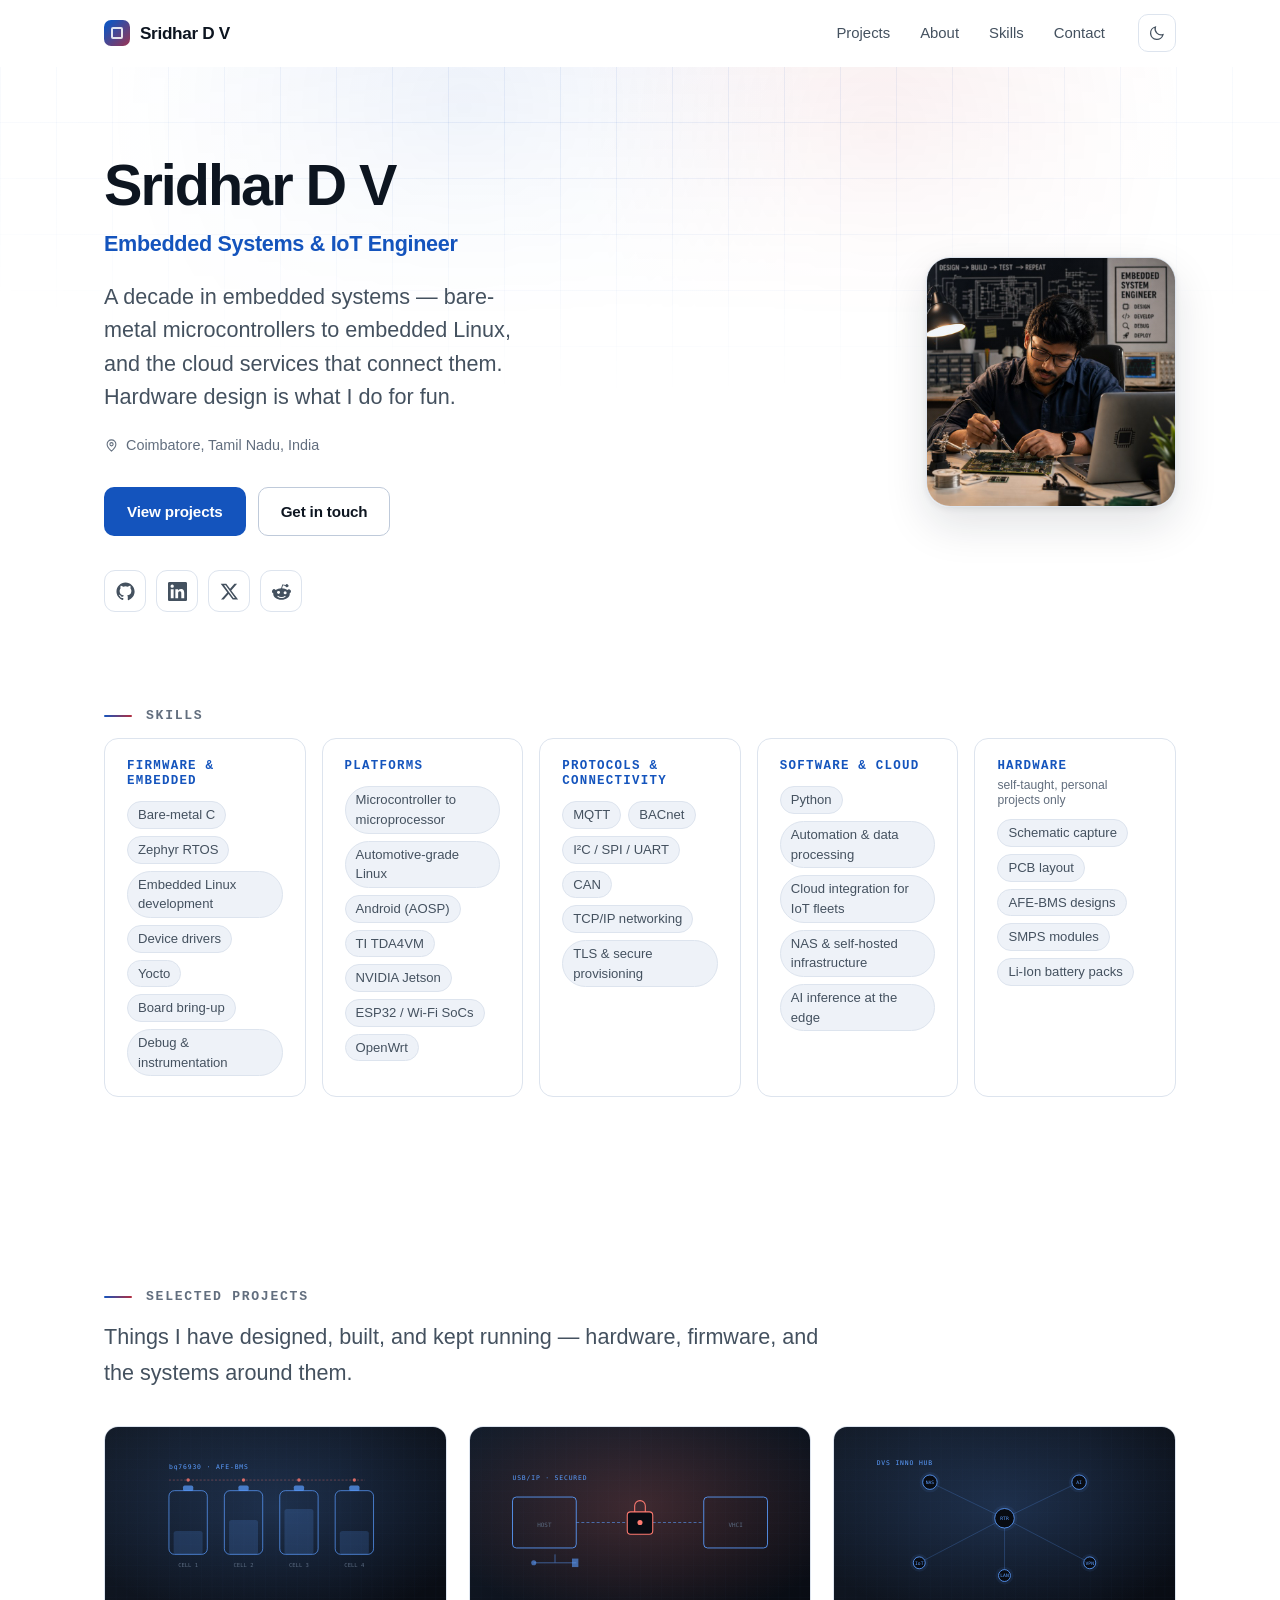
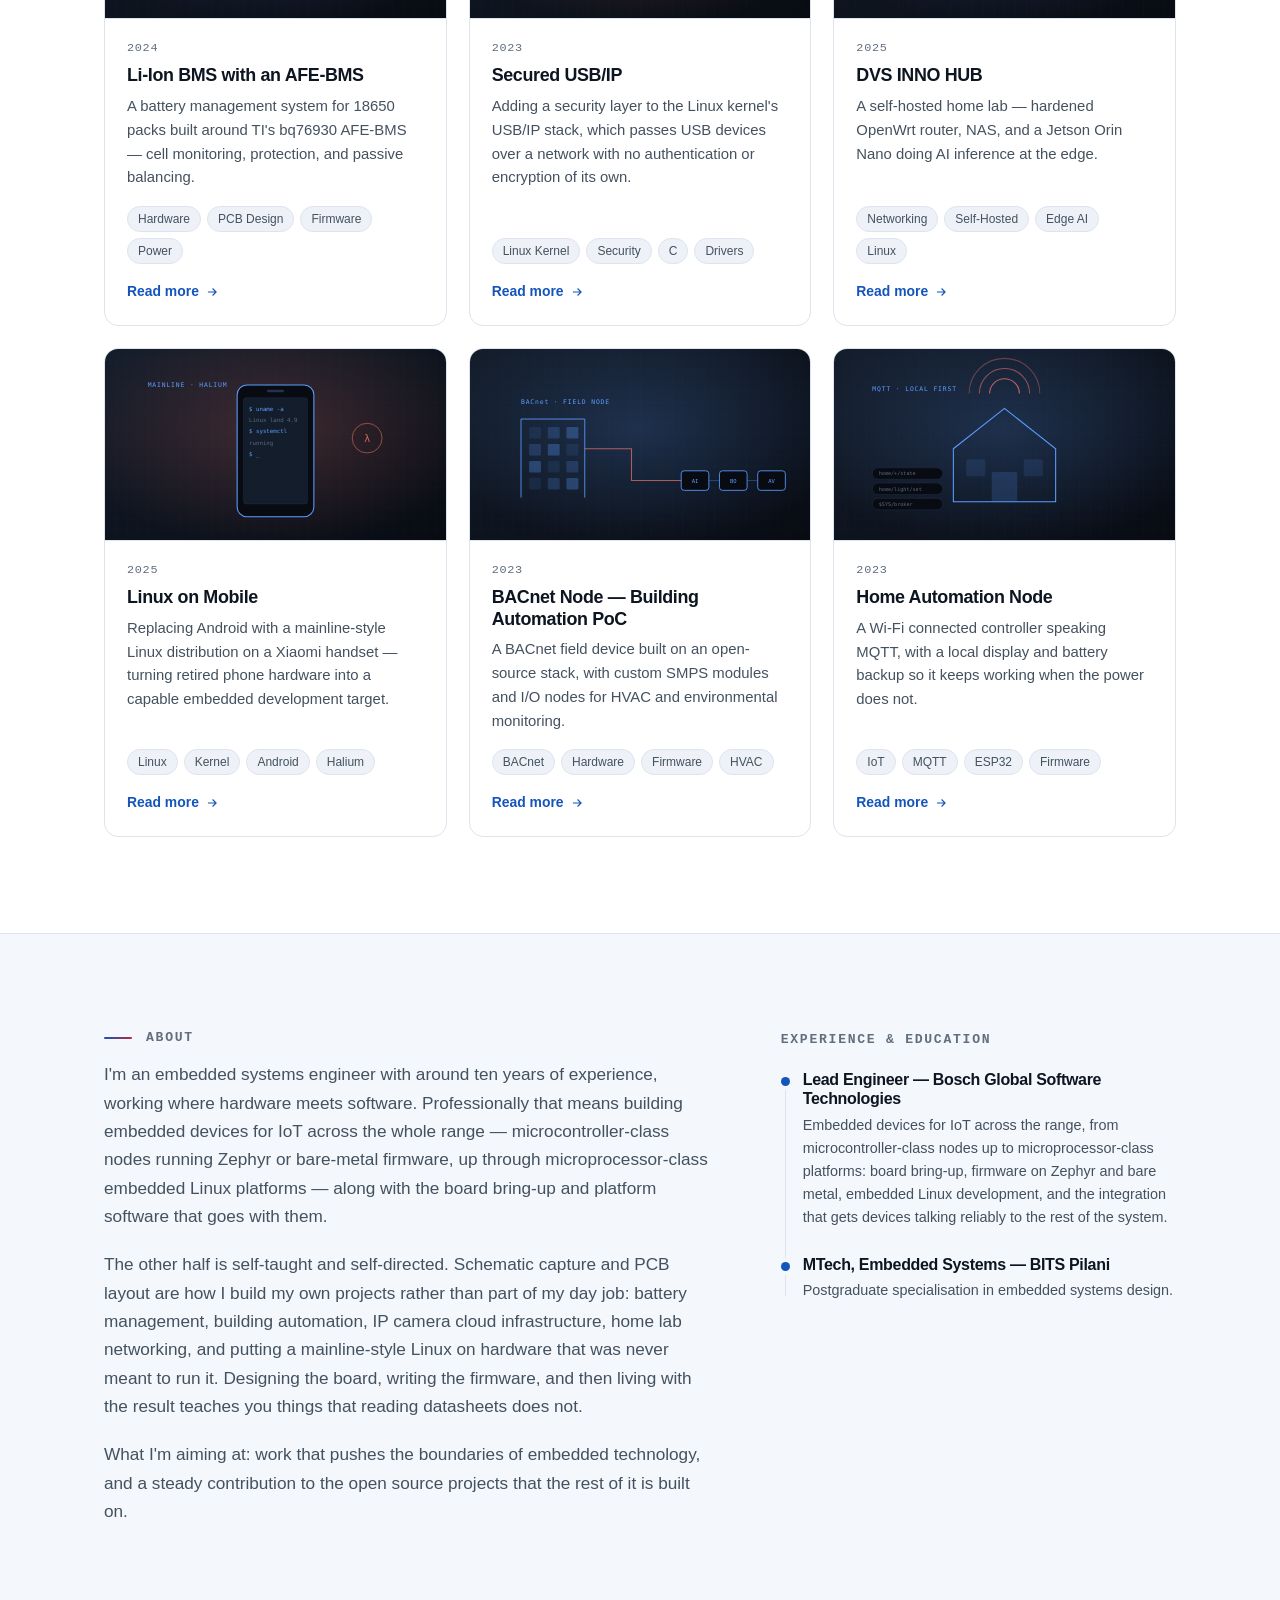
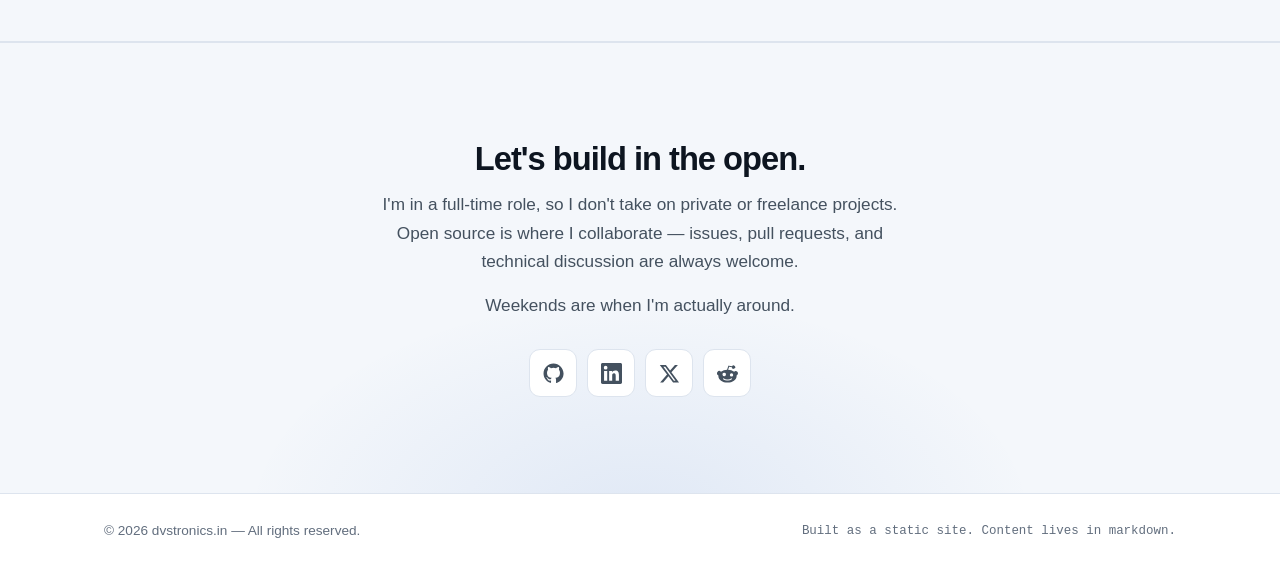
<file: index.html>
<!DOCTYPE html>
<html lang="en" data-theme="dark">
<head>
<meta charset="utf-8">
<meta name="viewport" content="width=device-width, initial-scale=1">
<title>Sridhar D V — Embedded Systems &amp; IoT Engineer</title>
<meta name="description" content="Sridhar D V — embedded systems and IoT engineer. Microcontroller to microprocessor IoT devices, Zephyr and bare-metal firmware, embedded Linux development, plus self-taught hardware projects. Selected projects and profile.">
<meta name="author" content="Sridhar D V">
<link rel="canonical" href="https://profile.dvstronics.in/">

<meta property="og:type" content="profile">
<meta property="og:title" content="Sridhar D V — Embedded Systems &amp; IoT Engineer">
<meta property="og:description" content="A decade in embedded systems — bare-metal microcontrollers to embedded Linux, and the cloud services that connect them. Hardware design is what I do for fun.">
<meta property="og:url" content="https://profile.dvstronics.in/">
<meta property="og:site_name" content="Sridhar D V">
<!-- Must be an absolute URL and a raster format: X/Twitter and several other
     scrapers ignore SVG. The card type is `summary` because this image is
     square — `summary_large_image` expects roughly 1.91:1 and would crop it. -->
<meta property="og:image" content="https://profile.dvstronics.in/assets/img/avatar.jpg">
<meta property="og:image:width" content="720">
<meta property="og:image:height" content="720">
<meta property="og:image:alt" content="Portrait of Sridhar D V">
<meta name="twitter:card" content="summary">
<meta name="twitter:creator" content="@SRIDHARDV">

<!-- Small sizes use the logo's central plaque on its own: the full mark, with
     its radiating bars, is an unreadable smudge below about 48px. -->
<link rel="icon" href="assets/img/favicon.ico" sizes="any">
<link rel="icon" type="image/png" sizes="16x16" href="assets/img/favicon-16.png">
<link rel="icon" type="image/png" sizes="32x32" href="assets/img/favicon-32.png">
<link rel="icon" type="image/png" sizes="48x48" href="assets/img/favicon-48.png">
<link rel="apple-touch-icon" href="assets/img/apple-touch-icon.png">
<link rel="manifest" href="site.webmanifest">
<link rel="stylesheet" href="assets/css/style.css">
<script>
  // Apply saved theme before first paint to avoid a flash.
  try {
    var t = localStorage.getItem('theme');
    if (t) document.documentElement.setAttribute('data-theme', t);
    else if (window.matchMedia('(prefers-color-scheme: light)').matches)
      document.documentElement.setAttribute('data-theme', 'light');
  } catch (e) {}
</script>
</head>
<body>

<a class="skip-link" href="#main">Skip to content</a>

<header class="site-header" id="siteHeader">
  <div class="wrap header-inner">
    <a class="brand" href="./">
      <span class="brand-mark" aria-hidden="true"></span>
      <span class="brand-text" data-field="name">Sridhar D V</span>
    </a>
    <nav class="site-nav" aria-label="Primary">
      <a href="#projects">Projects</a>
      <a href="#about">About</a>
      <a href="#skills">Skills</a>
      <a href="#contact">Contact</a>
    </nav>
    <button class="theme-toggle" id="themeToggle" type="button" aria-label="Switch colour theme">
      <svg class="icon-sun" viewBox="0 0 24 24" aria-hidden="true"><circle cx="12" cy="12" r="4.2"/><g stroke-linecap="round"><path d="M12 2.6v2.4M12 19v2.4M4.2 12H1.8M22.2 12h-2.4M6.3 6.3 4.6 4.6M19.4 19.4l-1.7-1.7M17.7 6.3l1.7-1.7M4.6 19.4l1.7-1.7"/></g></svg>
      <svg class="icon-moon" viewBox="0 0 24 24" aria-hidden="true"><path d="M20 14.2A8.2 8.2 0 0 1 9.8 4a8.4 8.4 0 1 0 10.2 10.2z"/></svg>
    </button>
  </div>
</header>

<main id="main">

  <!-- ── Hero ───────────────────────────────────────────── -->
  <section class="hero">
    <div class="hero-grid" aria-hidden="true"></div>
    <div class="wrap hero-inner">
      <div class="hero-copy">
        <p class="eyebrow" data-field="available">Embedded systems</p>
        <h1 class="hero-name" data-field="name">Sridhar D V</h1>
        <p class="hero-role" data-field="role">Embedded Systems &amp; IoT Engineer</p>
        <p class="hero-tagline" data-field="tagline"></p>
        <p class="hero-meta">
          <span class="meta-item">
            <svg viewBox="0 0 24 24" aria-hidden="true"><path d="M12 21s7-6.3 7-11a7 7 0 1 0-14 0c0 4.7 7 11 7 11z"/><circle cx="12" cy="10" r="2.6"/></svg>
            <span data-field="location"></span>
          </span>
        </p>
        <div class="hero-actions">
          <a class="btn btn-primary" href="#projects">View projects</a>
          <a class="btn btn-ghost" href="#contact">Get in touch</a>
        </div>
        <ul class="socials" id="socials" aria-label="Profiles elsewhere"></ul>
      </div>
      <div class="hero-visual">
        <div class="avatar-frame">
          <img id="avatar" alt="" width="240" height="240">
          <span class="avatar-fallback" id="avatarFallback" aria-hidden="true">SD</span>
        </div>
      </div>
    </div>
  </section>

  <!-- ── Skills strip ───────────────────────────────────── -->
  <section id="skills" class="section section-skills">
    <div class="wrap">
      <h2 class="section-title"><span class="rule"></span>Skills</h2>
      <div class="skill-groups" id="skillGroups"></div>
    </div>
  </section>

  <!-- ── Projects ───────────────────────────────────────── -->
  <section id="projects" class="section">
    <div class="wrap">
      <h2 class="section-title"><span class="rule"></span>Selected projects</h2>
      <p class="section-lede">Things I have designed, built, and kept running — hardware, firmware, and the systems around them.</p>
      <div class="project-grid" id="projectGrid">
        <p class="loading">Loading projects…</p>
      </div>
    </div>
  </section>

  <!-- ── About + Experience ─────────────────────────────── -->
  <section id="about" class="section section-alt">
    <div class="wrap about-layout">
      <div class="about-main">
        <h2 class="section-title"><span class="rule"></span>About</h2>
        <div class="prose" id="aboutBody"></div>
      </div>
      <aside class="about-side">
        <h3 class="side-title">Experience &amp; education</h3>
        <div class="timeline" id="experience"></div>
      </aside>
    </div>
  </section>

  <!-- ── Extra sections from profile.md land here ───────── -->
  <div id="extraSections"></div>

  <!-- ── Contact ────────────────────────────────────────── -->
  <section id="contact" class="section section-contact">
    <div class="wrap contact-inner">
      <h2 class="contact-title" id="contactHeading">Let's build in the open.</h2>
      <div class="contact-lede" id="contactBody"></div>
      <ul class="socials socials-lg" id="socialsFooter" aria-label="Profiles elsewhere"></ul>
    </div>
  </section>

</main>

<footer class="site-footer">
  <div class="wrap footer-inner">
    <p>&copy; <span id="year"></span> dvstronics.in — All rights reserved.</p>
    <p class="footer-note">Built as a static site. Content lives in markdown.</p>
  </div>
</footer>

<script src="assets/js/marked.min.js"></script>
<script src="assets/js/app.js"></script>
</body>
</html>
</file>
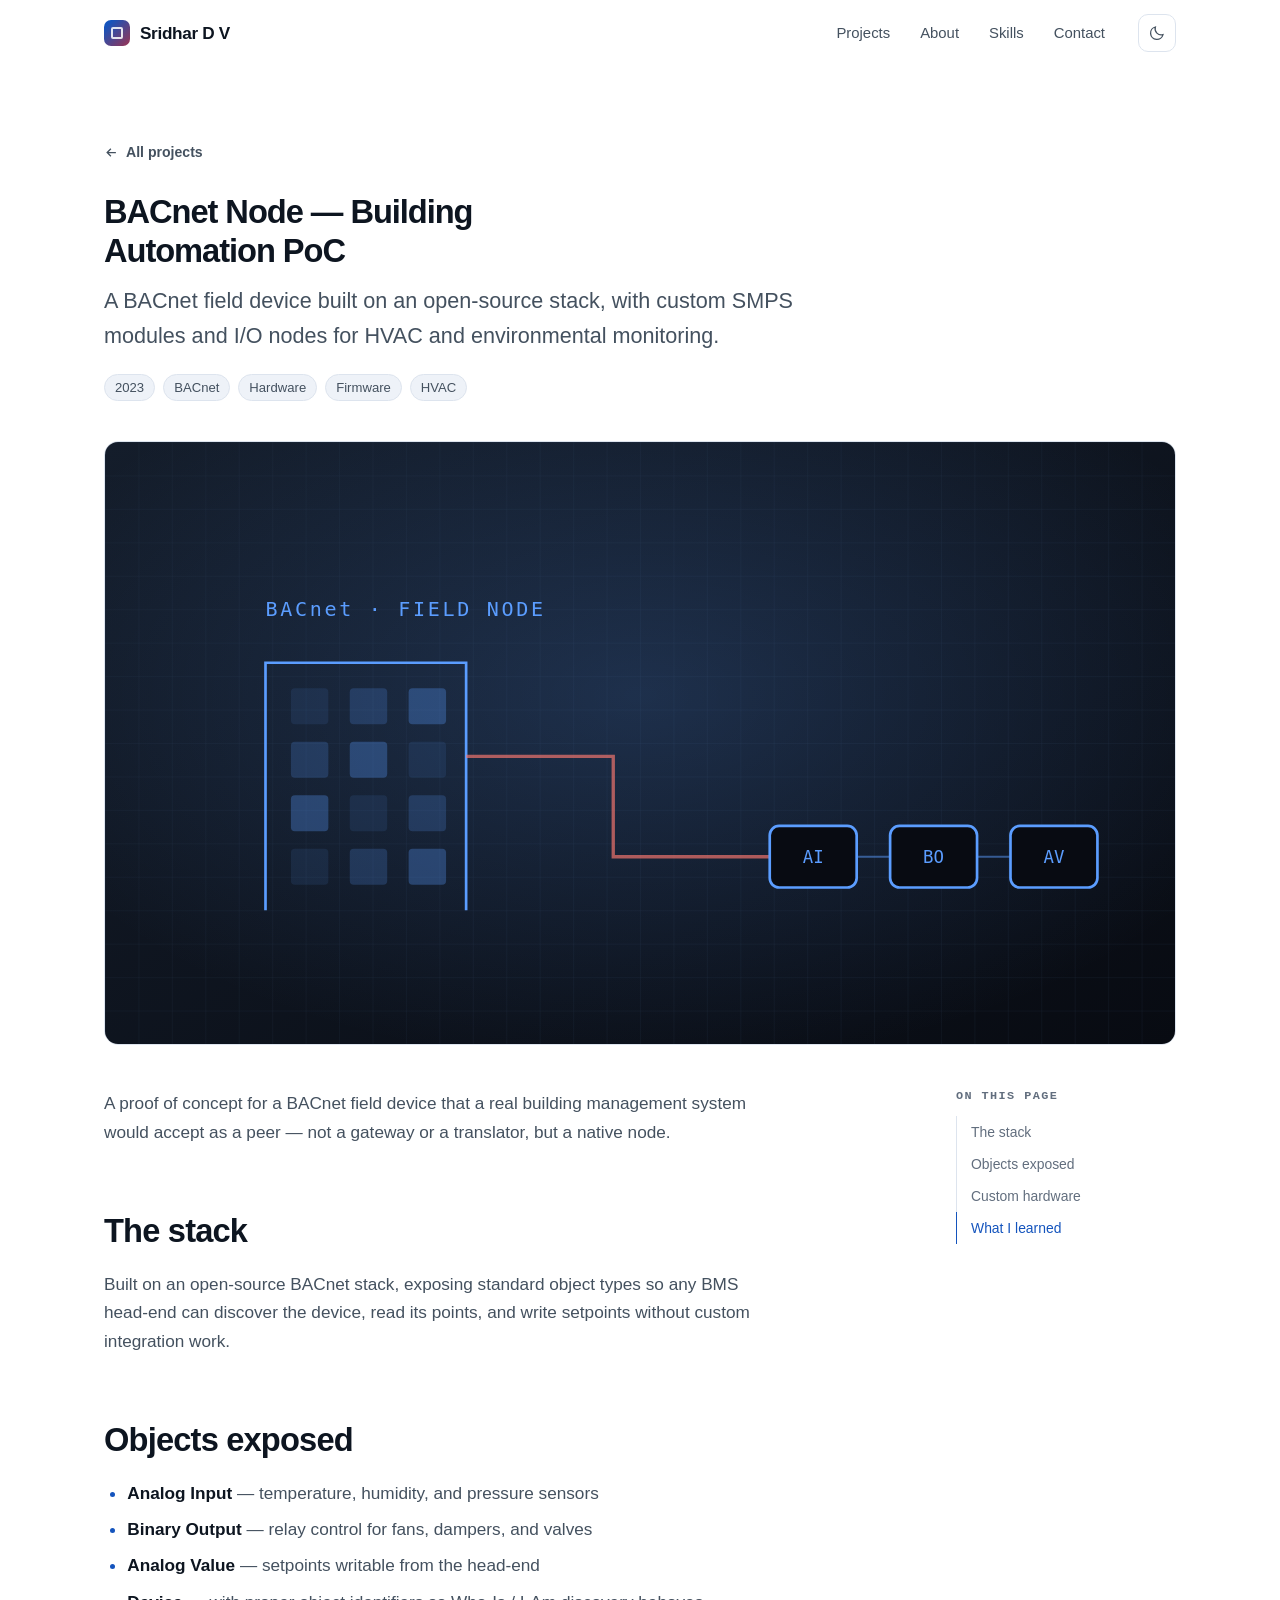
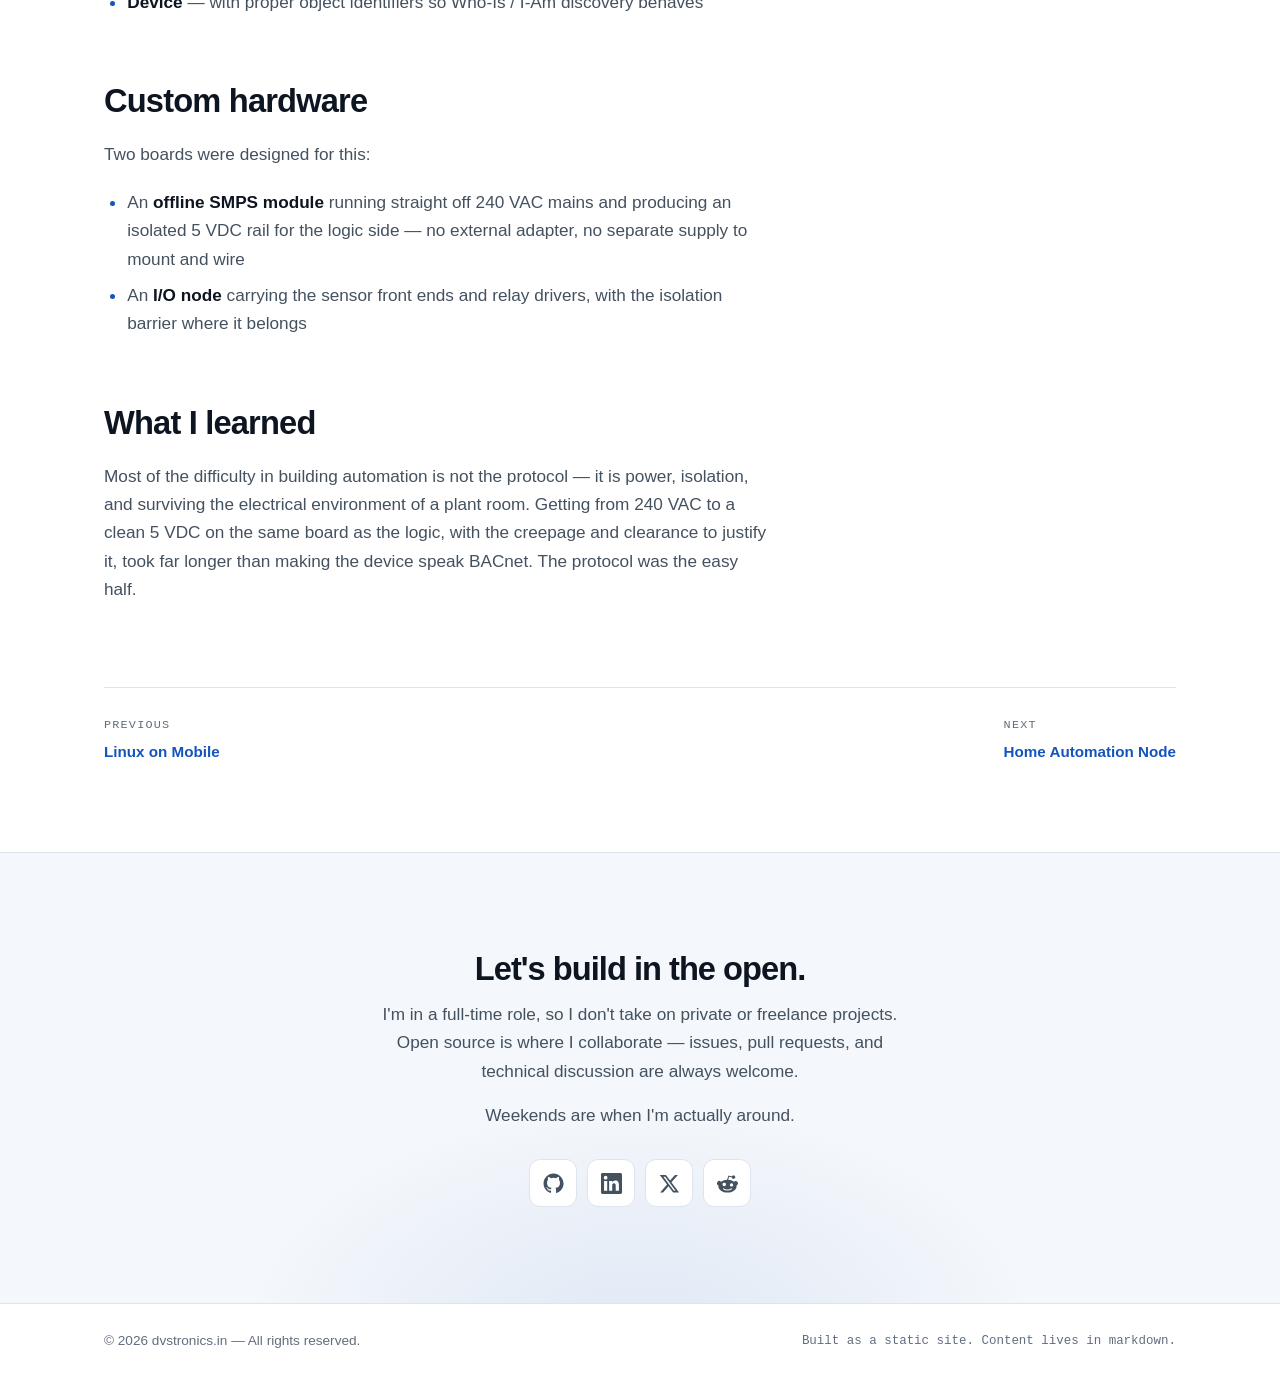
<file: p/bacnet-node/index.html>
<!DOCTYPE html>
<!-- Generated by tools/build.py from content/projects/bacnet-node.md — do not edit by hand. -->
<html lang="en" data-theme="dark" data-root="../../" data-project="bacnet-node">
<head>
<meta charset="utf-8">
<meta name="viewport" content="width=device-width, initial-scale=1">
<title>BACnet Node — Building Automation PoC — Sridhar D V</title>
<meta name="description" content="A BACnet field device built on an open-source stack, with custom SMPS modules and I/O nodes for HVAC and environmental monitoring.">
<meta name="author" content="Sridhar D V">
<link rel="canonical" href="https://profile.dvstronics.in/p/bacnet-node/">

<meta property="og:type" content="article">
<meta property="og:title" content="BACnet Node — Building Automation PoC">
<meta property="og:description" content="A BACnet field device built on an open-source stack, with custom SMPS modules and I/O nodes for HVAC and environmental monitoring.">
<meta property="og:url" content="https://profile.dvstronics.in/p/bacnet-node/">
<meta property="og:site_name" content="Sridhar D V">
<meta property="og:image" content="https://profile.dvstronics.in/assets/img/avatar.jpg">
<meta property="og:image:width" content="720">
<meta property="og:image:height" content="720">
<meta property="og:image:alt" content="Portrait of Sridhar D V">
<meta name="twitter:card" content="summary">
<meta name="twitter:creator" content="@SRIDHARDV">

<link rel="icon" href="../../assets/img/favicon.svg" type="image/svg+xml">
<link rel="stylesheet" href="../../assets/css/style.css">
<script>
  // Apply saved theme before first paint to avoid a flash.
  try {
    var t = localStorage.getItem('theme');
    if (t) document.documentElement.setAttribute('data-theme', t);
    else if (window.matchMedia('(prefers-color-scheme: light)').matches)
      document.documentElement.setAttribute('data-theme', 'light');
  } catch (e) {}
</script>
</head>
<body>

<a class="skip-link" href="#main">Skip to content</a>

<header class="site-header" id="siteHeader">
  <div class="wrap header-inner">
    <a class="brand" href="../../">
      <span class="brand-mark" aria-hidden="true"></span>
      <span class="brand-text" data-field="name">Sridhar D V</span>
    </a>
    <nav class="site-nav" aria-label="Primary">
      <a href="../../#projects">Projects</a>
      <a href="../../#about">About</a>
      <a href="../../#skills">Skills</a>
      <a href="../../#contact">Contact</a>
    </nav>
    <button class="theme-toggle" id="themeToggle" type="button" aria-label="Switch colour theme">
      <svg class="icon-sun" viewBox="0 0 24 24" aria-hidden="true"><circle cx="12" cy="12" r="4.2"/><g stroke-linecap="round"><path d="M12 2.6v2.4M12 19v2.4M4.2 12H1.8M22.2 12h-2.4M6.3 6.3 4.6 4.6M19.4 19.4l-1.7-1.7M17.7 6.3l1.7-1.7M4.6 19.4l1.7-1.7"/></g></svg>
      <svg class="icon-moon" viewBox="0 0 24 24" aria-hidden="true"><path d="M20 14.2A8.2 8.2 0 0 1 9.8 4a8.4 8.4 0 1 0 10.2 10.2z"/></svg>
    </button>
  </div>
</header>

<main id="main">
  <div id="detailMain">
    <section class="detail-head">
      <div class="wrap">
        <a class="back-link" href="../../#projects">
          <svg viewBox="0 0 24 24" aria-hidden="true"><path d="M19 12H6M11 6l-6 6 6 6"/></svg>
          All projects
        </a>
        <h1 class="detail-title" id="detailTitle">BACnet Node — Building Automation PoC</h1>
        <p class="detail-summary" id="detailSummary">A BACnet field device built on an open-source stack, with custom SMPS modules and I/O nodes for HVAC and environmental monitoring.</p>
        <div class="detail-meta" id="detailMeta"><span class="chip">2023</span><span class="chip">BACnet</span><span class="chip">Hardware</span><span class="chip">Firmware</span><span class="chip">HVAC</span></div>
      </div>
    </section>

    <div class="wrap">
      <div class="detail-hero" id="detailHero"><img src="../../assets/img/projects/bacnet-node.svg" alt="" onerror="this.closest('.detail-hero').remove()"></div>

      <div class="detail-layout">
        <article class="prose" id="projectBody">
          <p>A proof of concept for a BACnet field device that a real building management system would accept as a peer — not a gateway or a translator, but a native node.</p>
          <h2 id="the-stack">The stack</h2>
          <p>Built on an open-source BACnet stack, exposing standard object types so any BMS head-end can discover the device, read its points, and write setpoints without custom integration work.</p>
          <h2 id="objects-exposed">Objects exposed</h2>
          <ul>
            <li><strong>Analog Input</strong> — temperature, humidity, and pressure sensors</li>
            <li><strong>Binary Output</strong> — relay control for fans, dampers, and valves</li>
            <li><strong>Analog Value</strong> — setpoints writable from the head-end</li>
            <li><strong>Device</strong> — with proper object identifiers so Who-Is / I-Am discovery behaves</li>
          </ul>
          <h2 id="custom-hardware">Custom hardware</h2>
          <p>Two boards were designed for this:</p>
          <ul>
            <li>An <strong>offline SMPS module</strong> running straight off 240 VAC mains and producing an isolated 5 VDC rail for the logic side — no external adapter, no separate supply to mount and wire</li>
            <li>An <strong>I/O node</strong> carrying the sensor front ends and relay drivers, with the isolation barrier where it belongs</li>
          </ul>
          <h2 id="what-i-learned">What I learned</h2>
          <p>Most of the difficulty in building automation is not the protocol — it is power, isolation, and surviving the electrical environment of a plant room. Getting from 240 VAC to a clean 5 VDC on the same board as the logic, with the creepage and clearance to justify it, took far longer than making the device speak BACnet. The protocol was the easy half.</p>
        </article>
        <aside class="toc" id="toc">
          <h4>On this page</h4>
          <ul id="tocList">
            <li><a href="#the-stack">The stack</a></li>
            <li><a href="#objects-exposed">Objects exposed</a></li>
            <li><a href="#custom-hardware">Custom hardware</a></li>
            <li><a href="#what-i-learned">What I learned</a></li>
          </ul>
        </aside>
      </div>

      <nav class="detail-nav" id="detailNav" aria-label="More projects">
        <a href="../linux-on-mobile/"><div><span>Previous</span>Linux on Mobile</div></a>
        <a href="../home-automation/"><div><span>Next</span>Home Automation Node</div></a>
      </nav>
    </div>
  </div>

  <section class="section section-contact" style="margin-top:clamp(48px,7vw,88px)">
    <div class="wrap contact-inner">
      <h2 class="contact-title" id="contactHeading">Let&#x27;s build in the open.</h2>
      <div class="contact-lede" id="contactBody"></div>
      <ul class="socials socials-lg" id="socialsFooter" aria-label="Profiles elsewhere"></ul>
    </div>
  </section>
</main>

<footer class="site-footer">
  <div class="wrap footer-inner">
    <p>&copy; <span id="year"></span> dvstronics.in — All rights reserved.</p>
    <p class="footer-note">Built as a static site. Content lives in markdown.</p>
  </div>
</footer>

<!-- The article above is fully static. marked is still loaded because the footer
     contact block is hydrated live from content/profile.md, so editing the
     profile does not require regenerating every project page. -->
<script src="../../assets/js/marked.min.js"></script>
<script src="../../assets/js/app.js"></script>
</body>
</html>
</file>
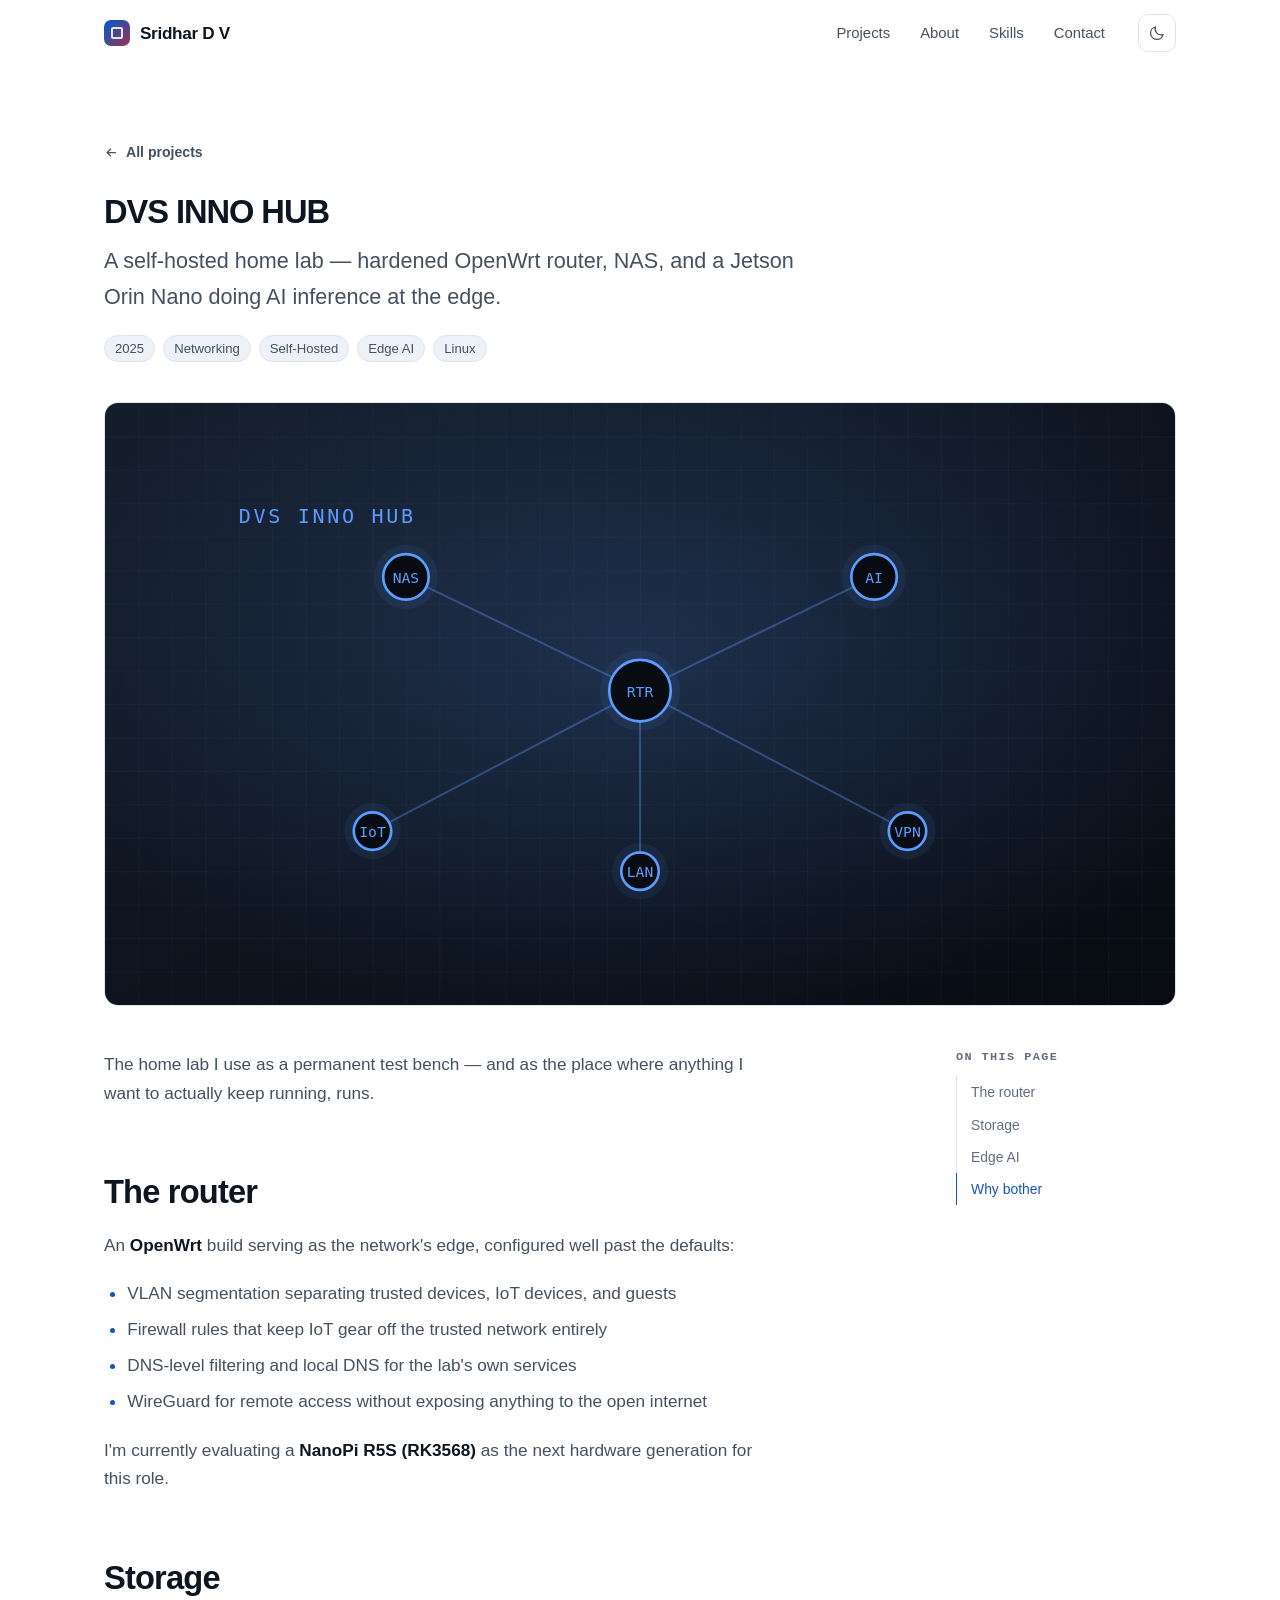
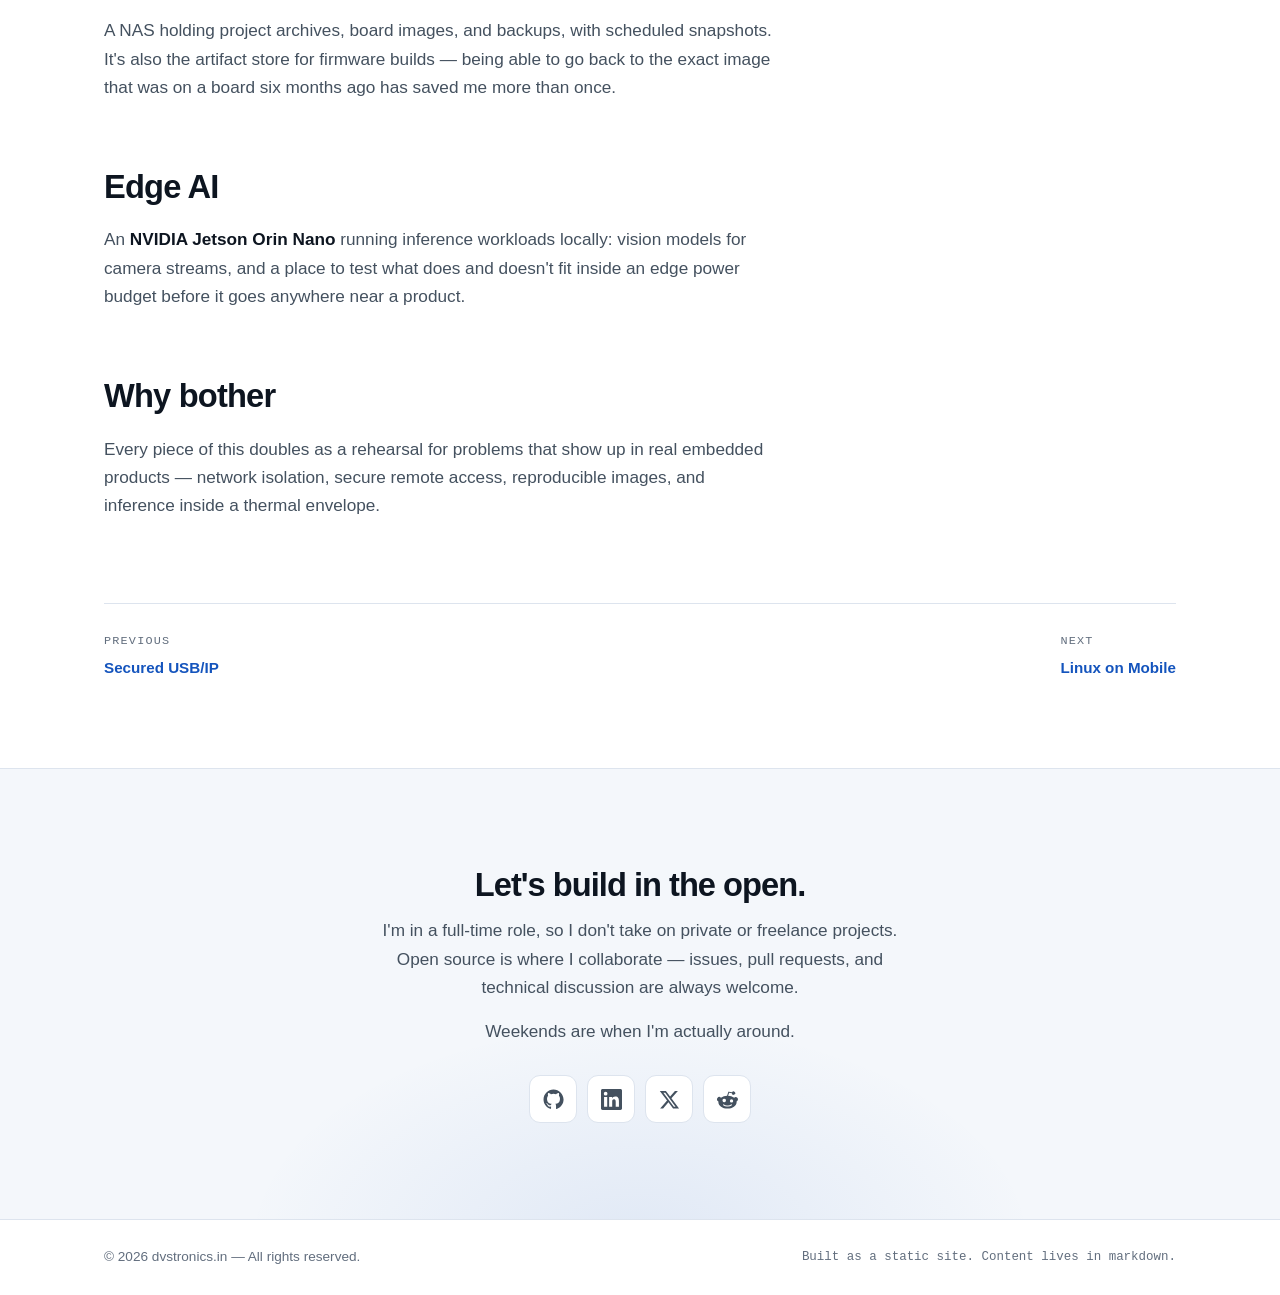
<file: p/dvs-inno-hub/index.html>
<!DOCTYPE html>
<!-- Generated by tools/build.py from content/projects/dvs-inno-hub.md — do not edit by hand. -->
<html lang="en" data-theme="dark" data-root="../../" data-project="dvs-inno-hub">
<head>
<meta charset="utf-8">
<meta name="viewport" content="width=device-width, initial-scale=1">
<title>DVS INNO HUB — Sridhar D V</title>
<meta name="description" content="A self-hosted home lab — hardened OpenWrt router, NAS, and a Jetson Orin Nano doing AI inference at the edge.">
<meta name="author" content="Sridhar D V">
<link rel="canonical" href="https://profile.dvstronics.in/p/dvs-inno-hub/">

<meta property="og:type" content="article">
<meta property="og:title" content="DVS INNO HUB">
<meta property="og:description" content="A self-hosted home lab — hardened OpenWrt router, NAS, and a Jetson Orin Nano doing AI inference at the edge.">
<meta property="og:url" content="https://profile.dvstronics.in/p/dvs-inno-hub/">
<meta property="og:site_name" content="Sridhar D V">
<meta property="og:image" content="https://profile.dvstronics.in/assets/img/avatar.jpg">
<meta property="og:image:width" content="720">
<meta property="og:image:height" content="720">
<meta property="og:image:alt" content="Portrait of Sridhar D V">
<meta name="twitter:card" content="summary">
<meta name="twitter:creator" content="@SRIDHARDV">

<link rel="icon" href="../../assets/img/favicon.svg" type="image/svg+xml">
<link rel="stylesheet" href="../../assets/css/style.css">
<script>
  // Apply saved theme before first paint to avoid a flash.
  try {
    var t = localStorage.getItem('theme');
    if (t) document.documentElement.setAttribute('data-theme', t);
    else if (window.matchMedia('(prefers-color-scheme: light)').matches)
      document.documentElement.setAttribute('data-theme', 'light');
  } catch (e) {}
</script>
</head>
<body>

<a class="skip-link" href="#main">Skip to content</a>

<header class="site-header" id="siteHeader">
  <div class="wrap header-inner">
    <a class="brand" href="../../">
      <span class="brand-mark" aria-hidden="true"></span>
      <span class="brand-text" data-field="name">Sridhar D V</span>
    </a>
    <nav class="site-nav" aria-label="Primary">
      <a href="../../#projects">Projects</a>
      <a href="../../#about">About</a>
      <a href="../../#skills">Skills</a>
      <a href="../../#contact">Contact</a>
    </nav>
    <button class="theme-toggle" id="themeToggle" type="button" aria-label="Switch colour theme">
      <svg class="icon-sun" viewBox="0 0 24 24" aria-hidden="true"><circle cx="12" cy="12" r="4.2"/><g stroke-linecap="round"><path d="M12 2.6v2.4M12 19v2.4M4.2 12H1.8M22.2 12h-2.4M6.3 6.3 4.6 4.6M19.4 19.4l-1.7-1.7M17.7 6.3l1.7-1.7M4.6 19.4l1.7-1.7"/></g></svg>
      <svg class="icon-moon" viewBox="0 0 24 24" aria-hidden="true"><path d="M20 14.2A8.2 8.2 0 0 1 9.8 4a8.4 8.4 0 1 0 10.2 10.2z"/></svg>
    </button>
  </div>
</header>

<main id="main">
  <div id="detailMain">
    <section class="detail-head">
      <div class="wrap">
        <a class="back-link" href="../../#projects">
          <svg viewBox="0 0 24 24" aria-hidden="true"><path d="M19 12H6M11 6l-6 6 6 6"/></svg>
          All projects
        </a>
        <h1 class="detail-title" id="detailTitle">DVS INNO HUB</h1>
        <p class="detail-summary" id="detailSummary">A self-hosted home lab — hardened OpenWrt router, NAS, and a Jetson Orin Nano doing AI inference at the edge.</p>
        <div class="detail-meta" id="detailMeta"><span class="chip">2025</span><span class="chip">Networking</span><span class="chip">Self-Hosted</span><span class="chip">Edge AI</span><span class="chip">Linux</span></div>
      </div>
    </section>

    <div class="wrap">
      <div class="detail-hero" id="detailHero"><img src="../../assets/img/projects/dvs-inno-hub.svg" alt="" onerror="this.closest('.detail-hero').remove()"></div>

      <div class="detail-layout">
        <article class="prose" id="projectBody">
          <p>The home lab I use as a permanent test bench — and as the place where anything I want to actually keep running, runs.</p>
          <h2 id="the-router">The router</h2>
          <p>An <strong>OpenWrt</strong> build serving as the network&#x27;s edge, configured well past the defaults:</p>
          <ul>
            <li>VLAN segmentation separating trusted devices, IoT devices, and guests</li>
            <li>Firewall rules that keep IoT gear off the trusted network entirely</li>
            <li>DNS-level filtering and local DNS for the lab&#x27;s own services</li>
            <li>WireGuard for remote access without exposing anything to the open internet</li>
          </ul>
          <p>I&#x27;m currently evaluating a <strong>NanoPi R5S (RK3568)</strong> as the next hardware generation for this role.</p>
          <h2 id="storage">Storage</h2>
          <p>A NAS holding project archives, board images, and backups, with scheduled snapshots. It&#x27;s also the artifact store for firmware builds — being able to go back to the exact image that was on a board six months ago has saved me more than once.</p>
          <h2 id="edge-ai">Edge AI</h2>
          <p>An <strong>NVIDIA Jetson Orin Nano</strong> running inference workloads locally: vision models for camera streams, and a place to test what does and doesn&#x27;t fit inside an edge power budget before it goes anywhere near a product.</p>
          <h2 id="why-bother">Why bother</h2>
          <p>Every piece of this doubles as a rehearsal for problems that show up in real embedded products — network isolation, secure remote access, reproducible images, and inference inside a thermal envelope.</p>
        </article>
        <aside class="toc" id="toc">
          <h4>On this page</h4>
          <ul id="tocList">
            <li><a href="#the-router">The router</a></li>
            <li><a href="#storage">Storage</a></li>
            <li><a href="#edge-ai">Edge AI</a></li>
            <li><a href="#why-bother">Why bother</a></li>
          </ul>
        </aside>
      </div>

      <nav class="detail-nav" id="detailNav" aria-label="More projects">
        <a href="../secured-usbip/"><div><span>Previous</span>Secured USB/IP</div></a>
        <a href="../linux-on-mobile/"><div><span>Next</span>Linux on Mobile</div></a>
      </nav>
    </div>
  </div>

  <section class="section section-contact" style="margin-top:clamp(48px,7vw,88px)">
    <div class="wrap contact-inner">
      <h2 class="contact-title" id="contactHeading">Let&#x27;s build in the open.</h2>
      <div class="contact-lede" id="contactBody"></div>
      <ul class="socials socials-lg" id="socialsFooter" aria-label="Profiles elsewhere"></ul>
    </div>
  </section>
</main>

<footer class="site-footer">
  <div class="wrap footer-inner">
    <p>&copy; <span id="year"></span> dvstronics.in — All rights reserved.</p>
    <p class="footer-note">Built as a static site. Content lives in markdown.</p>
  </div>
</footer>

<!-- The article above is fully static. marked is still loaded because the footer
     contact block is hydrated live from content/profile.md, so editing the
     profile does not require regenerating every project page. -->
<script src="../../assets/js/marked.min.js"></script>
<script src="../../assets/js/app.js"></script>
</body>
</html>
</file>
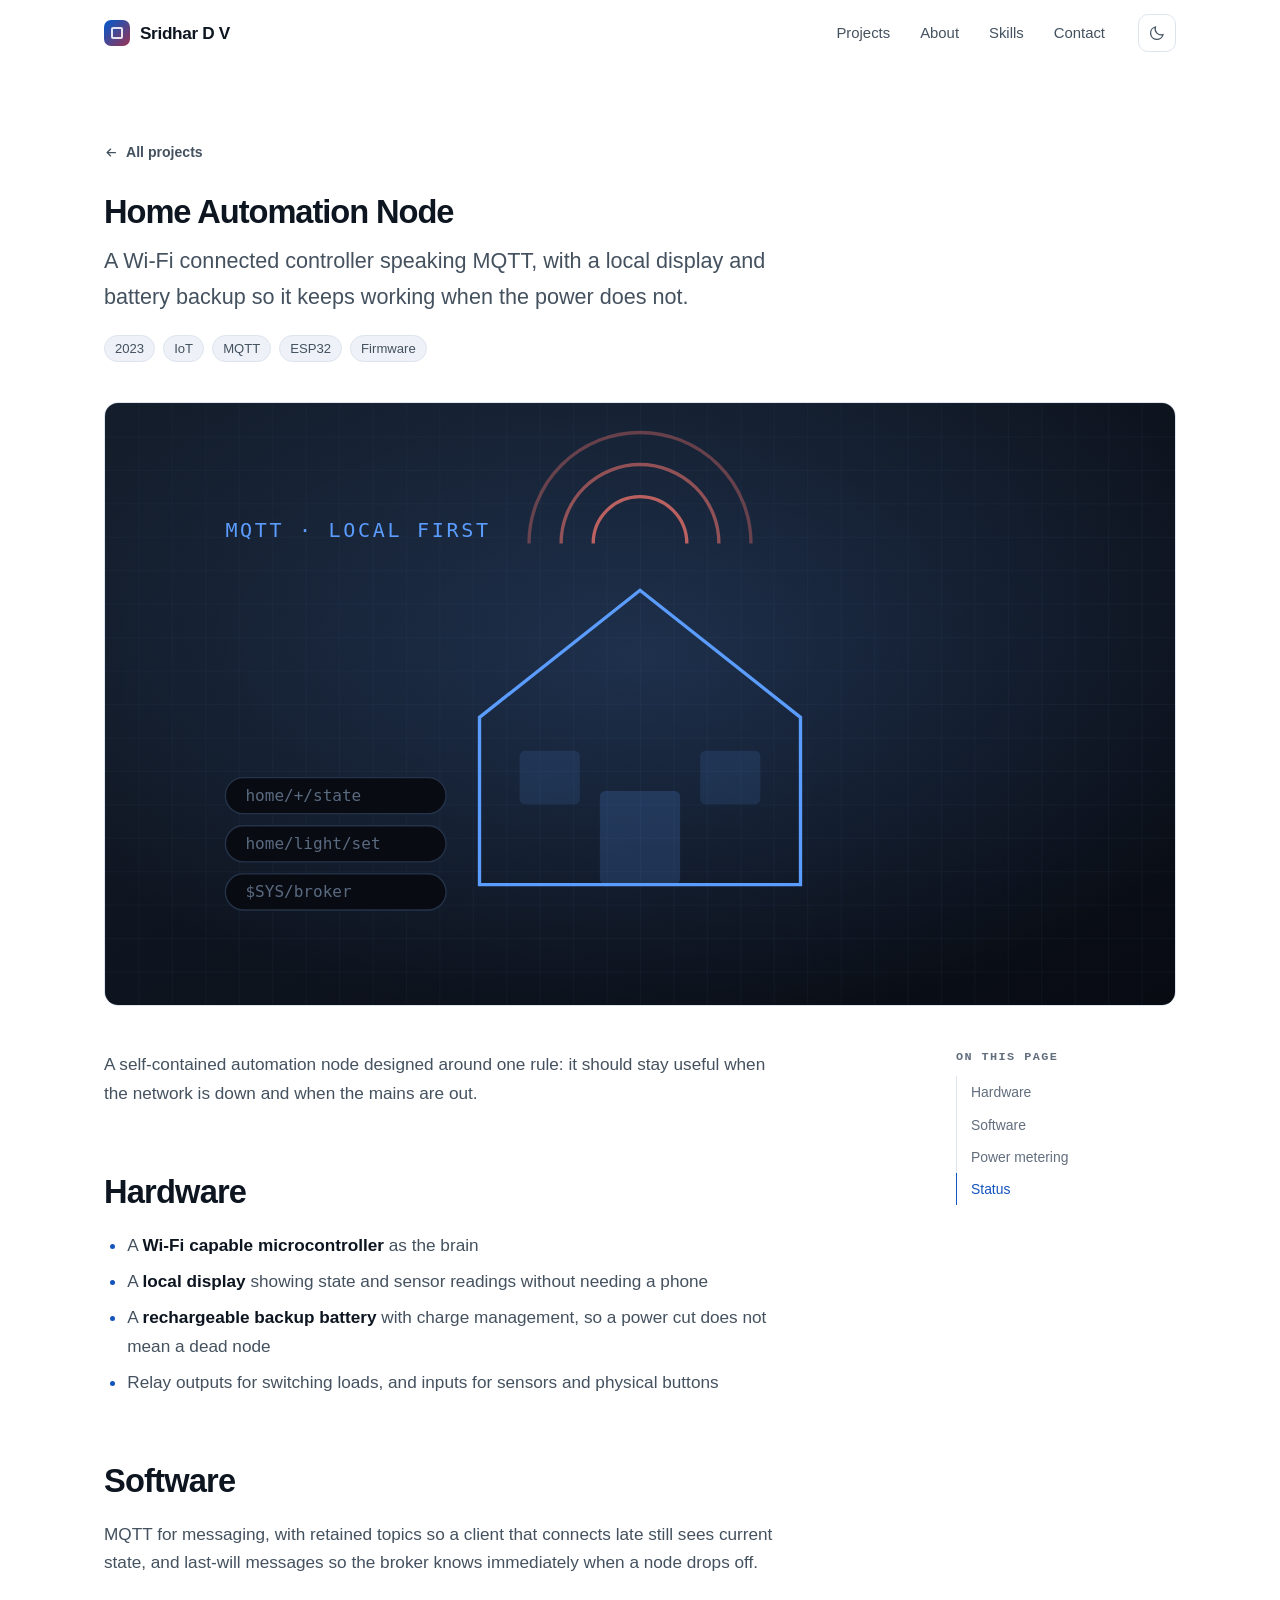
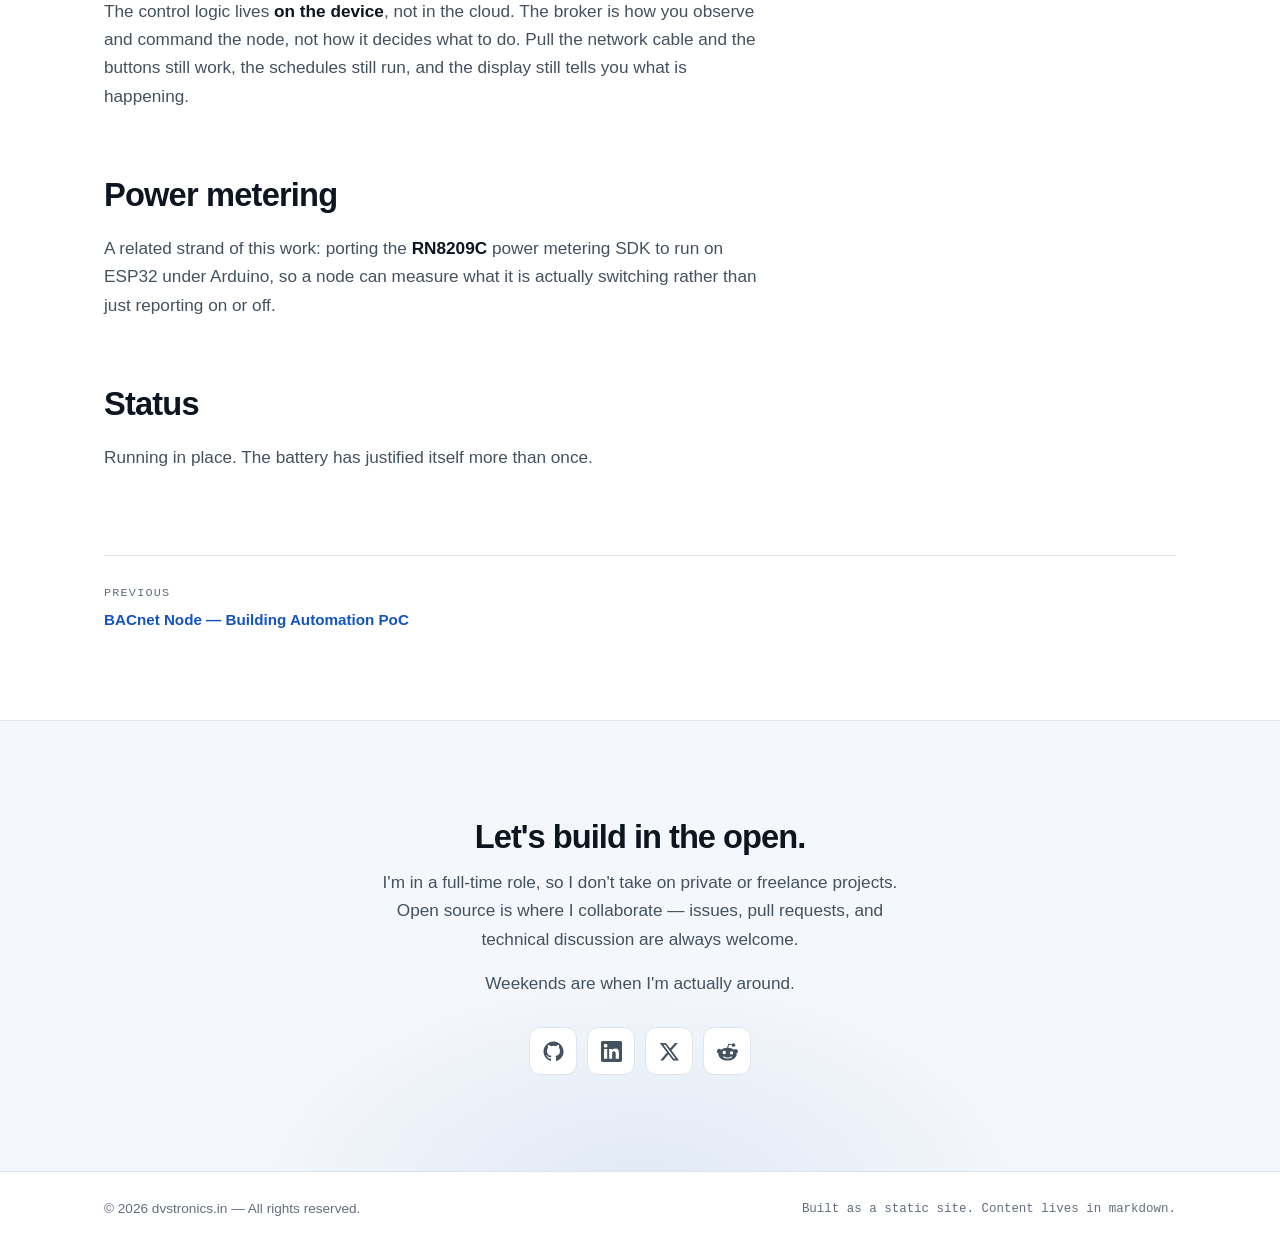
<file: p/home-automation/index.html>
<!DOCTYPE html>
<!-- Generated by tools/build.py from content/projects/home-automation.md — do not edit by hand. -->
<html lang="en" data-theme="dark" data-root="../../" data-project="home-automation">
<head>
<meta charset="utf-8">
<meta name="viewport" content="width=device-width, initial-scale=1">
<title>Home Automation Node — Sridhar D V</title>
<meta name="description" content="A Wi-Fi connected controller speaking MQTT, with a local display and battery backup so it keeps working when the power does not.">
<meta name="author" content="Sridhar D V">
<link rel="canonical" href="https://profile.dvstronics.in/p/home-automation/">

<meta property="og:type" content="article">
<meta property="og:title" content="Home Automation Node">
<meta property="og:description" content="A Wi-Fi connected controller speaking MQTT, with a local display and battery backup so it keeps working when the power does not.">
<meta property="og:url" content="https://profile.dvstronics.in/p/home-automation/">
<meta property="og:site_name" content="Sridhar D V">
<meta property="og:image" content="https://profile.dvstronics.in/assets/img/avatar.jpg">
<meta property="og:image:width" content="720">
<meta property="og:image:height" content="720">
<meta property="og:image:alt" content="Portrait of Sridhar D V">
<meta name="twitter:card" content="summary">
<meta name="twitter:creator" content="@SRIDHARDV">

<link rel="icon" href="../../assets/img/favicon.svg" type="image/svg+xml">
<link rel="stylesheet" href="../../assets/css/style.css">
<script>
  // Apply saved theme before first paint to avoid a flash.
  try {
    var t = localStorage.getItem('theme');
    if (t) document.documentElement.setAttribute('data-theme', t);
    else if (window.matchMedia('(prefers-color-scheme: light)').matches)
      document.documentElement.setAttribute('data-theme', 'light');
  } catch (e) {}
</script>
</head>
<body>

<a class="skip-link" href="#main">Skip to content</a>

<header class="site-header" id="siteHeader">
  <div class="wrap header-inner">
    <a class="brand" href="../../">
      <span class="brand-mark" aria-hidden="true"></span>
      <span class="brand-text" data-field="name">Sridhar D V</span>
    </a>
    <nav class="site-nav" aria-label="Primary">
      <a href="../../#projects">Projects</a>
      <a href="../../#about">About</a>
      <a href="../../#skills">Skills</a>
      <a href="../../#contact">Contact</a>
    </nav>
    <button class="theme-toggle" id="themeToggle" type="button" aria-label="Switch colour theme">
      <svg class="icon-sun" viewBox="0 0 24 24" aria-hidden="true"><circle cx="12" cy="12" r="4.2"/><g stroke-linecap="round"><path d="M12 2.6v2.4M12 19v2.4M4.2 12H1.8M22.2 12h-2.4M6.3 6.3 4.6 4.6M19.4 19.4l-1.7-1.7M17.7 6.3l1.7-1.7M4.6 19.4l1.7-1.7"/></g></svg>
      <svg class="icon-moon" viewBox="0 0 24 24" aria-hidden="true"><path d="M20 14.2A8.2 8.2 0 0 1 9.8 4a8.4 8.4 0 1 0 10.2 10.2z"/></svg>
    </button>
  </div>
</header>

<main id="main">
  <div id="detailMain">
    <section class="detail-head">
      <div class="wrap">
        <a class="back-link" href="../../#projects">
          <svg viewBox="0 0 24 24" aria-hidden="true"><path d="M19 12H6M11 6l-6 6 6 6"/></svg>
          All projects
        </a>
        <h1 class="detail-title" id="detailTitle">Home Automation Node</h1>
        <p class="detail-summary" id="detailSummary">A Wi-Fi connected controller speaking MQTT, with a local display and battery backup so it keeps working when the power does not.</p>
        <div class="detail-meta" id="detailMeta"><span class="chip">2023</span><span class="chip">IoT</span><span class="chip">MQTT</span><span class="chip">ESP32</span><span class="chip">Firmware</span></div>
      </div>
    </section>

    <div class="wrap">
      <div class="detail-hero" id="detailHero"><img src="../../assets/img/projects/home-automation.svg" alt="" onerror="this.closest('.detail-hero').remove()"></div>

      <div class="detail-layout">
        <article class="prose" id="projectBody">
          <p>A self-contained automation node designed around one rule: it should stay useful when the network is down and when the mains are out.</p>
          <h2 id="hardware">Hardware</h2>
          <ul>
            <li>A <strong>Wi-Fi capable microcontroller</strong> as the brain</li>
            <li>A <strong>local display</strong> showing state and sensor readings without needing a phone</li>
            <li>A <strong>rechargeable backup battery</strong> with charge management, so a power cut does not mean a dead node</li>
            <li>Relay outputs for switching loads, and inputs for sensors and physical buttons</li>
          </ul>
          <h2 id="software">Software</h2>
          <p>MQTT for messaging, with retained topics so a client that connects late still sees current state, and last-will messages so the broker knows immediately when a node drops off.</p>
          <p>The control logic lives <strong>on the device</strong>, not in the cloud. The broker is how you observe and command the node, not how it decides what to do. Pull the network cable and the buttons still work, the schedules still run, and the display still tells you what is happening.</p>
          <h2 id="power-metering">Power metering</h2>
          <p>A related strand of this work: porting the <strong>RN8209C</strong> power metering SDK to run on ESP32 under Arduino, so a node can measure what it is actually switching rather than just reporting on or off.</p>
          <h2 id="status">Status</h2>
          <p>Running in place. The battery has justified itself more than once.</p>
        </article>
        <aside class="toc" id="toc">
          <h4>On this page</h4>
          <ul id="tocList">
            <li><a href="#hardware">Hardware</a></li>
            <li><a href="#software">Software</a></li>
            <li><a href="#power-metering">Power metering</a></li>
            <li><a href="#status">Status</a></li>
          </ul>
        </aside>
      </div>

      <nav class="detail-nav" id="detailNav" aria-label="More projects">
        <a href="../bacnet-node/"><div><span>Previous</span>BACnet Node — Building Automation PoC</div></a>
      </nav>
    </div>
  </div>

  <section class="section section-contact" style="margin-top:clamp(48px,7vw,88px)">
    <div class="wrap contact-inner">
      <h2 class="contact-title" id="contactHeading">Let&#x27;s build in the open.</h2>
      <div class="contact-lede" id="contactBody"></div>
      <ul class="socials socials-lg" id="socialsFooter" aria-label="Profiles elsewhere"></ul>
    </div>
  </section>
</main>

<footer class="site-footer">
  <div class="wrap footer-inner">
    <p>&copy; <span id="year"></span> dvstronics.in — All rights reserved.</p>
    <p class="footer-note">Built as a static site. Content lives in markdown.</p>
  </div>
</footer>

<!-- The article above is fully static. marked is still loaded because the footer
     contact block is hydrated live from content/profile.md, so editing the
     profile does not require regenerating every project page. -->
<script src="../../assets/js/marked.min.js"></script>
<script src="../../assets/js/app.js"></script>
</body>
</html>
</file>
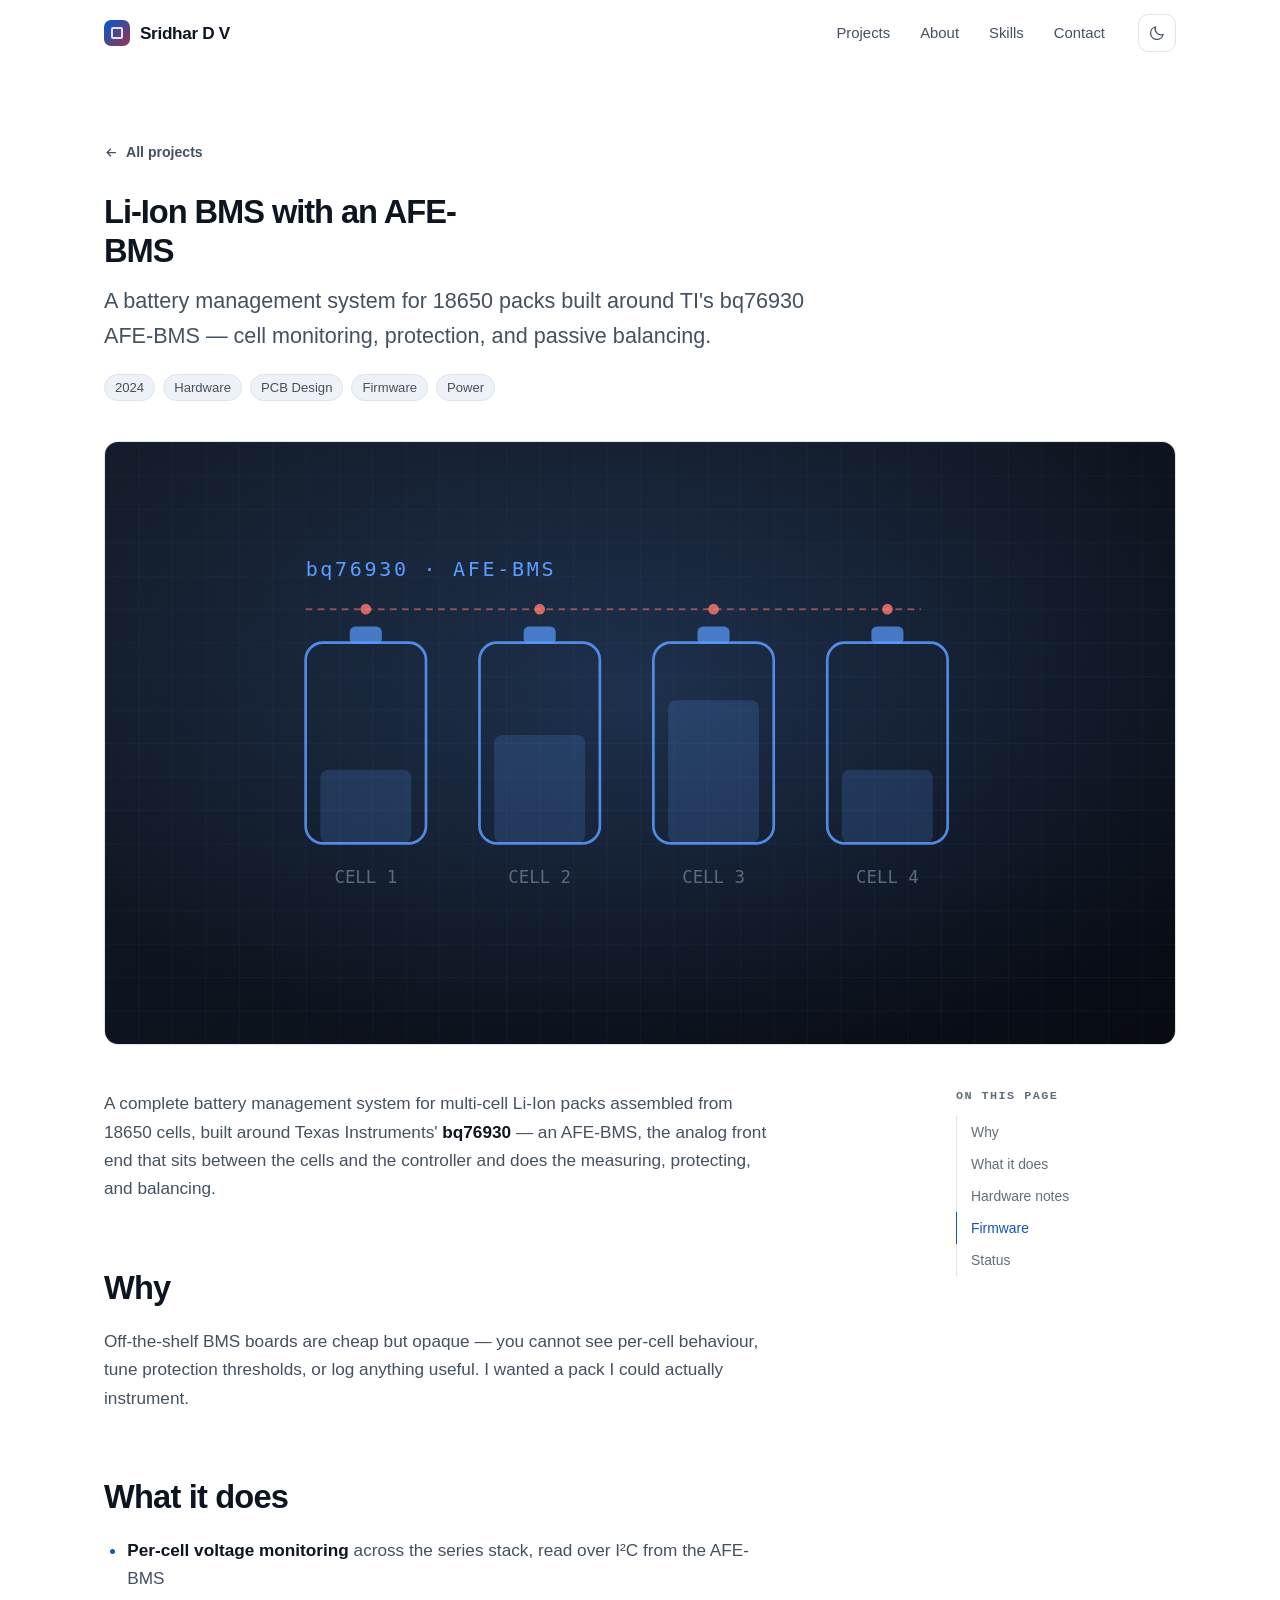
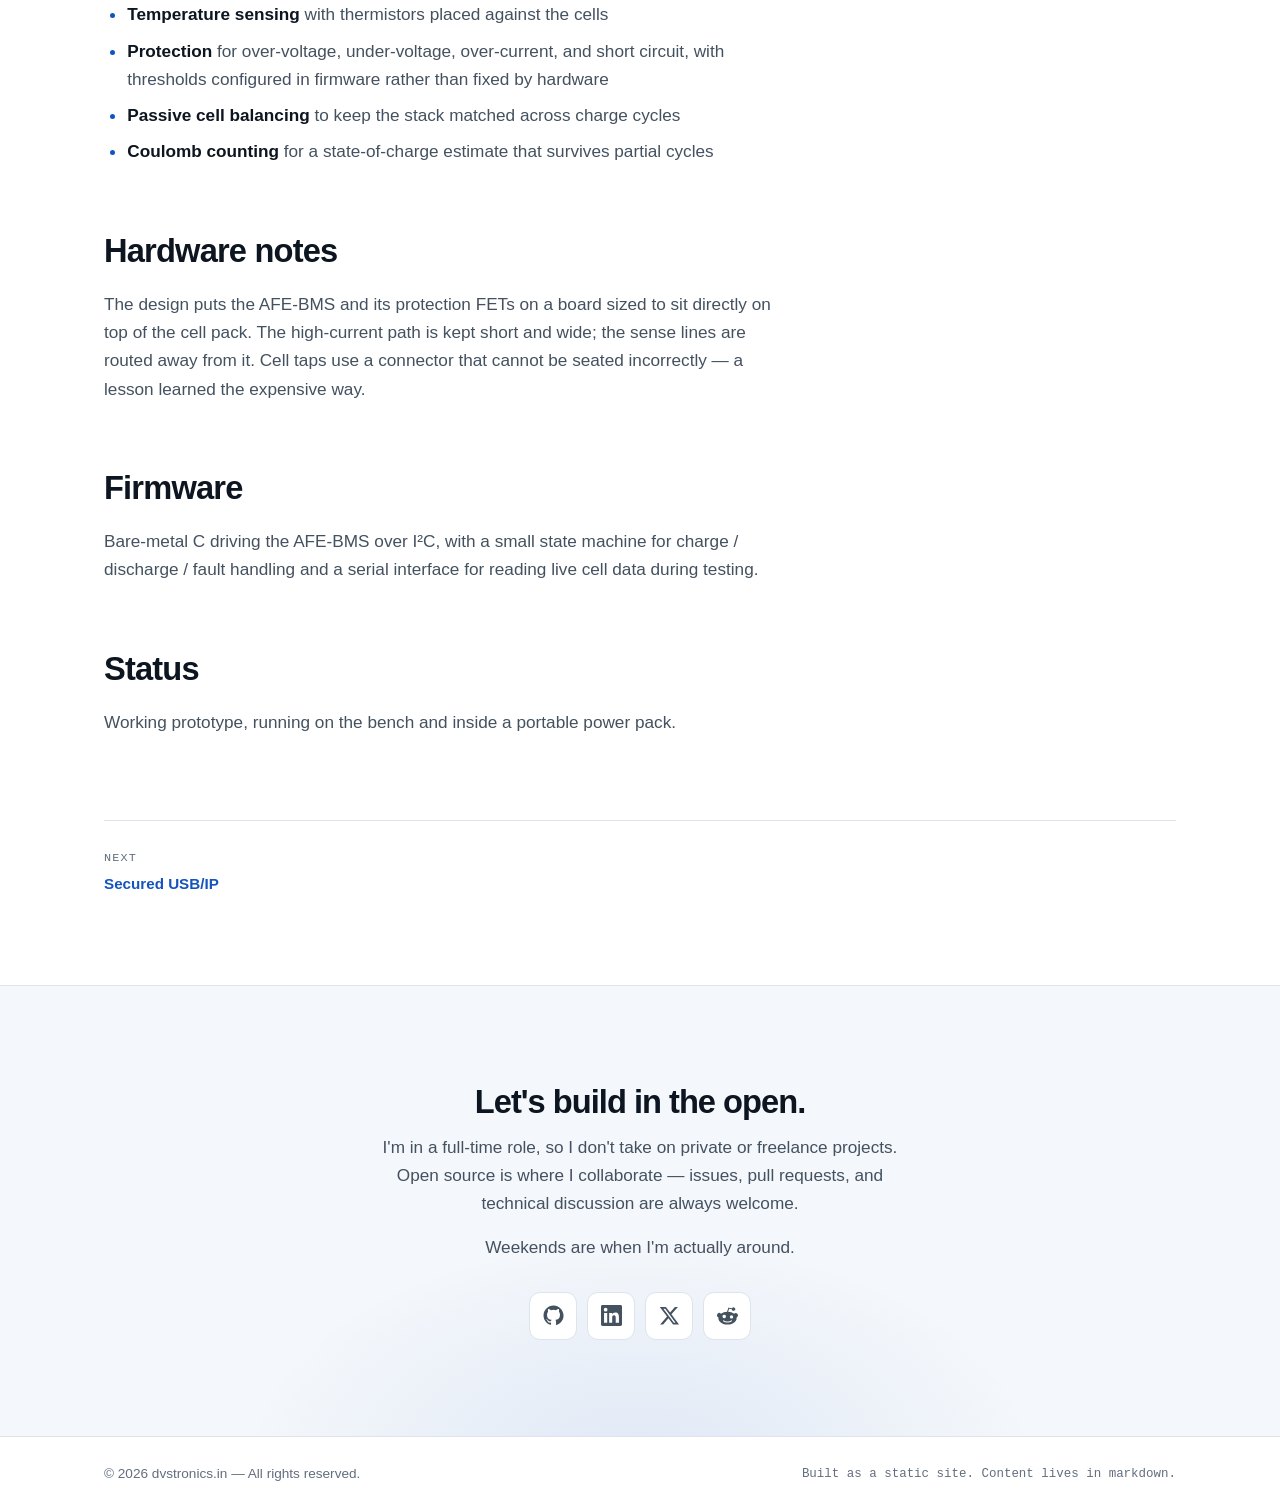
<file: p/li-ion-bms/index.html>
<!DOCTYPE html>
<!-- Generated by tools/build.py from content/projects/li-ion-bms.md — do not edit by hand. -->
<html lang="en" data-theme="dark" data-root="../../" data-project="li-ion-bms">
<head>
<meta charset="utf-8">
<meta name="viewport" content="width=device-width, initial-scale=1">
<title>Li-Ion BMS with an AFE-BMS — Sridhar D V</title>
<meta name="description" content="A battery management system for 18650 packs built around TI&#x27;s bq76930 AFE-BMS — cell monitoring, protection, and passive balancing.">
<meta name="author" content="Sridhar D V">
<link rel="canonical" href="https://profile.dvstronics.in/p/li-ion-bms/">

<meta property="og:type" content="article">
<meta property="og:title" content="Li-Ion BMS with an AFE-BMS">
<meta property="og:description" content="A battery management system for 18650 packs built around TI&#x27;s bq76930 AFE-BMS — cell monitoring, protection, and passive balancing.">
<meta property="og:url" content="https://profile.dvstronics.in/p/li-ion-bms/">
<meta property="og:site_name" content="Sridhar D V">
<meta property="og:image" content="https://profile.dvstronics.in/assets/img/avatar.jpg">
<meta property="og:image:width" content="720">
<meta property="og:image:height" content="720">
<meta property="og:image:alt" content="Portrait of Sridhar D V">
<meta name="twitter:card" content="summary">
<meta name="twitter:creator" content="@SRIDHARDV">

<link rel="icon" href="../../assets/img/favicon.svg" type="image/svg+xml">
<link rel="stylesheet" href="../../assets/css/style.css">
<script>
  // Apply saved theme before first paint to avoid a flash.
  try {
    var t = localStorage.getItem('theme');
    if (t) document.documentElement.setAttribute('data-theme', t);
    else if (window.matchMedia('(prefers-color-scheme: light)').matches)
      document.documentElement.setAttribute('data-theme', 'light');
  } catch (e) {}
</script>
</head>
<body>

<a class="skip-link" href="#main">Skip to content</a>

<header class="site-header" id="siteHeader">
  <div class="wrap header-inner">
    <a class="brand" href="../../">
      <span class="brand-mark" aria-hidden="true"></span>
      <span class="brand-text" data-field="name">Sridhar D V</span>
    </a>
    <nav class="site-nav" aria-label="Primary">
      <a href="../../#projects">Projects</a>
      <a href="../../#about">About</a>
      <a href="../../#skills">Skills</a>
      <a href="../../#contact">Contact</a>
    </nav>
    <button class="theme-toggle" id="themeToggle" type="button" aria-label="Switch colour theme">
      <svg class="icon-sun" viewBox="0 0 24 24" aria-hidden="true"><circle cx="12" cy="12" r="4.2"/><g stroke-linecap="round"><path d="M12 2.6v2.4M12 19v2.4M4.2 12H1.8M22.2 12h-2.4M6.3 6.3 4.6 4.6M19.4 19.4l-1.7-1.7M17.7 6.3l1.7-1.7M4.6 19.4l1.7-1.7"/></g></svg>
      <svg class="icon-moon" viewBox="0 0 24 24" aria-hidden="true"><path d="M20 14.2A8.2 8.2 0 0 1 9.8 4a8.4 8.4 0 1 0 10.2 10.2z"/></svg>
    </button>
  </div>
</header>

<main id="main">
  <div id="detailMain">
    <section class="detail-head">
      <div class="wrap">
        <a class="back-link" href="../../#projects">
          <svg viewBox="0 0 24 24" aria-hidden="true"><path d="M19 12H6M11 6l-6 6 6 6"/></svg>
          All projects
        </a>
        <h1 class="detail-title" id="detailTitle">Li-Ion BMS with an AFE-BMS</h1>
        <p class="detail-summary" id="detailSummary">A battery management system for 18650 packs built around TI&#x27;s bq76930 AFE-BMS — cell monitoring, protection, and passive balancing.</p>
        <div class="detail-meta" id="detailMeta"><span class="chip">2024</span><span class="chip">Hardware</span><span class="chip">PCB Design</span><span class="chip">Firmware</span><span class="chip">Power</span></div>
      </div>
    </section>

    <div class="wrap">
      <div class="detail-hero" id="detailHero"><img src="../../assets/img/projects/li-ion-bms.svg" alt="" onerror="this.closest('.detail-hero').remove()"></div>

      <div class="detail-layout">
        <article class="prose" id="projectBody">
          <p>A complete battery management system for multi-cell Li-Ion packs assembled from 18650 cells, built around Texas Instruments&#x27; <strong>bq76930</strong> — an AFE-BMS, the analog front end that sits between the cells and the controller and does the measuring, protecting, and balancing.</p>
          <h2 id="why">Why</h2>
          <p>Off-the-shelf BMS boards are cheap but opaque — you cannot see per-cell behaviour, tune protection thresholds, or log anything useful. I wanted a pack I could actually instrument.</p>
          <h2 id="what-it-does">What it does</h2>
          <ul>
            <li><strong>Per-cell voltage monitoring</strong> across the series stack, read over I²C from the AFE-BMS</li>
            <li><strong>Temperature sensing</strong> with thermistors placed against the cells</li>
            <li><strong>Protection</strong> for over-voltage, under-voltage, over-current, and short circuit, with thresholds configured in firmware rather than fixed by hardware</li>
            <li><strong>Passive cell balancing</strong> to keep the stack matched across charge cycles</li>
            <li><strong>Coulomb counting</strong> for a state-of-charge estimate that survives partial cycles</li>
          </ul>
          <h2 id="hardware-notes">Hardware notes</h2>
          <p>The design puts the AFE-BMS and its protection FETs on a board sized to sit directly on top of the cell pack. The high-current path is kept short and wide; the sense lines are routed away from it. Cell taps use a connector that cannot be seated incorrectly — a lesson learned the expensive way.</p>
          <h2 id="firmware">Firmware</h2>
          <p>Bare-metal C driving the AFE-BMS over I²C, with a small state machine for charge / discharge / fault handling and a serial interface for reading live cell data during testing.</p>
          <h2 id="status">Status</h2>
          <p>Working prototype, running on the bench and inside a portable power pack.</p>
        </article>
        <aside class="toc" id="toc">
          <h4>On this page</h4>
          <ul id="tocList">
            <li><a href="#why">Why</a></li>
            <li><a href="#what-it-does">What it does</a></li>
            <li><a href="#hardware-notes">Hardware notes</a></li>
            <li><a href="#firmware">Firmware</a></li>
            <li><a href="#status">Status</a></li>
          </ul>
        </aside>
      </div>

      <nav class="detail-nav" id="detailNav" aria-label="More projects">
        <a href="../secured-usbip/"><div><span>Next</span>Secured USB/IP</div></a>
      </nav>
    </div>
  </div>

  <section class="section section-contact" style="margin-top:clamp(48px,7vw,88px)">
    <div class="wrap contact-inner">
      <h2 class="contact-title" id="contactHeading">Let&#x27;s build in the open.</h2>
      <div class="contact-lede" id="contactBody"></div>
      <ul class="socials socials-lg" id="socialsFooter" aria-label="Profiles elsewhere"></ul>
    </div>
  </section>
</main>

<footer class="site-footer">
  <div class="wrap footer-inner">
    <p>&copy; <span id="year"></span> dvstronics.in — All rights reserved.</p>
    <p class="footer-note">Built as a static site. Content lives in markdown.</p>
  </div>
</footer>

<!-- The article above is fully static. marked is still loaded because the footer
     contact block is hydrated live from content/profile.md, so editing the
     profile does not require regenerating every project page. -->
<script src="../../assets/js/marked.min.js"></script>
<script src="../../assets/js/app.js"></script>
</body>
</html>
</file>
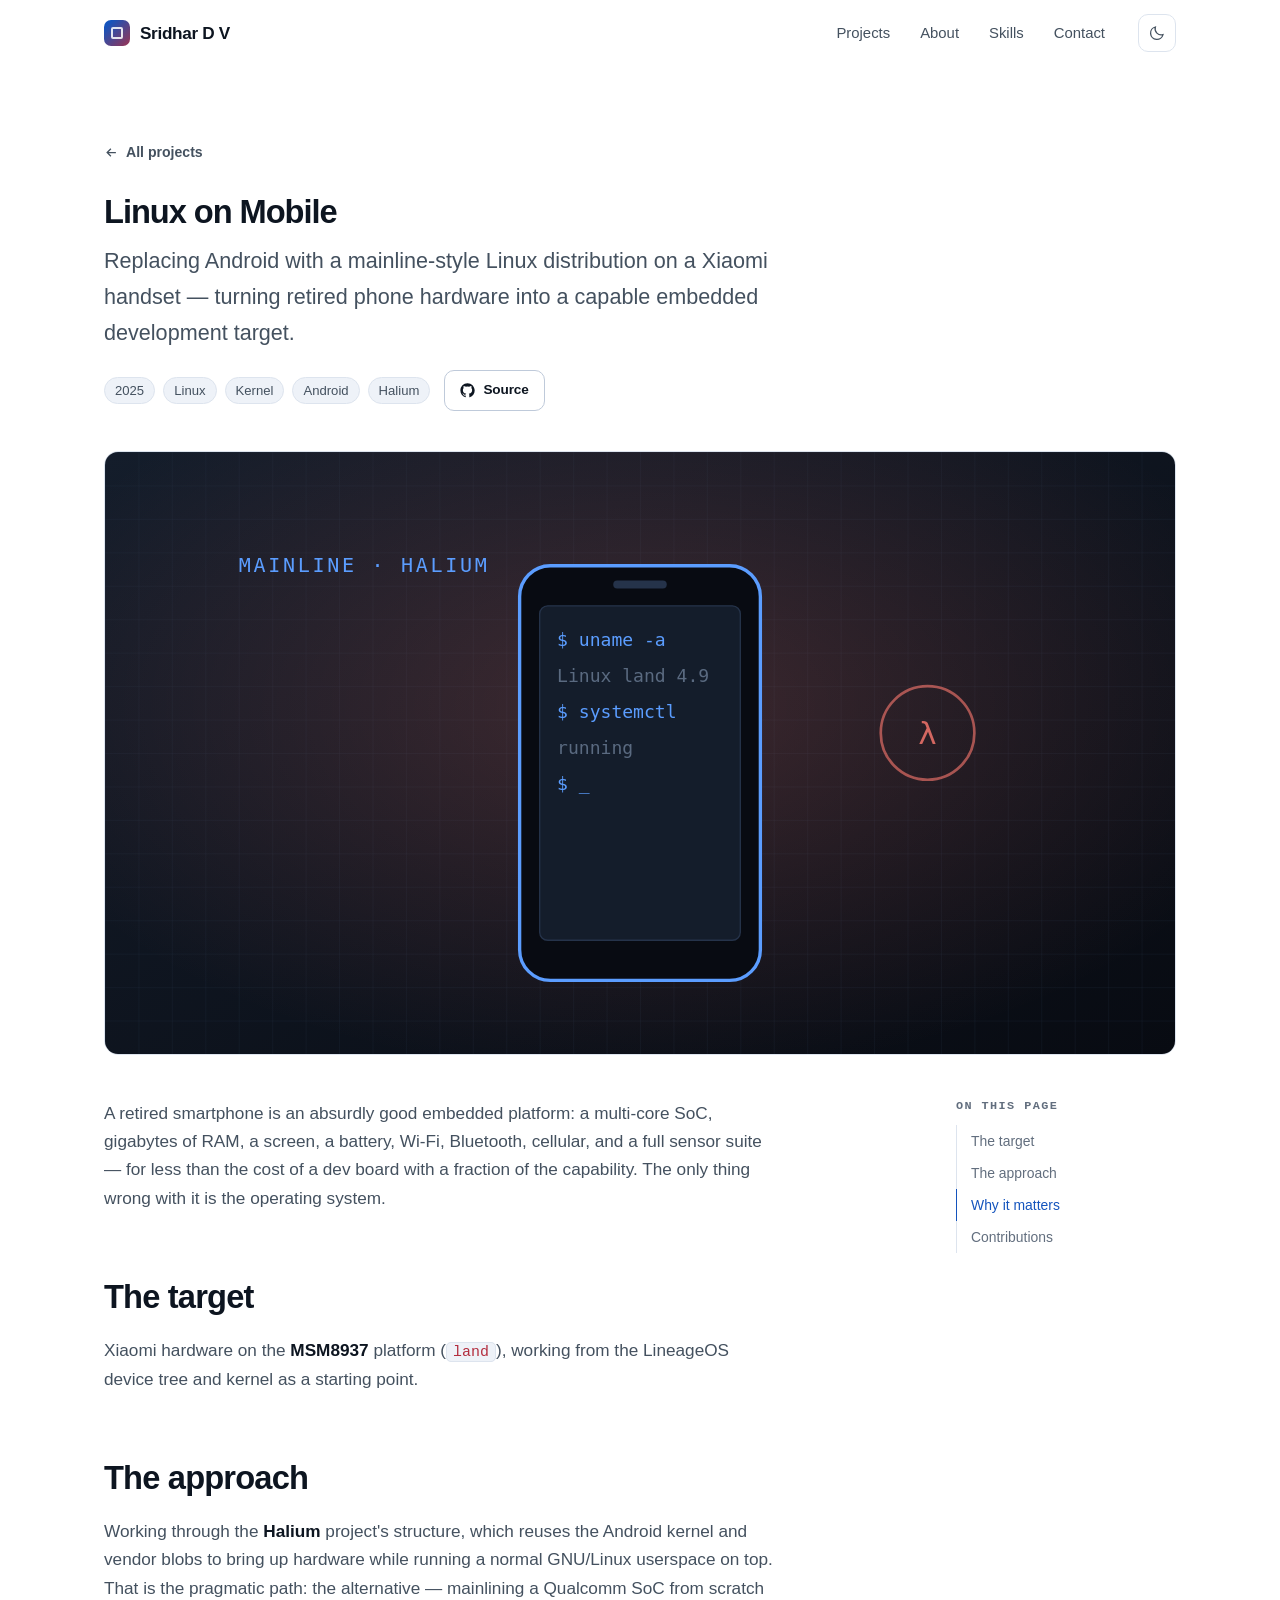
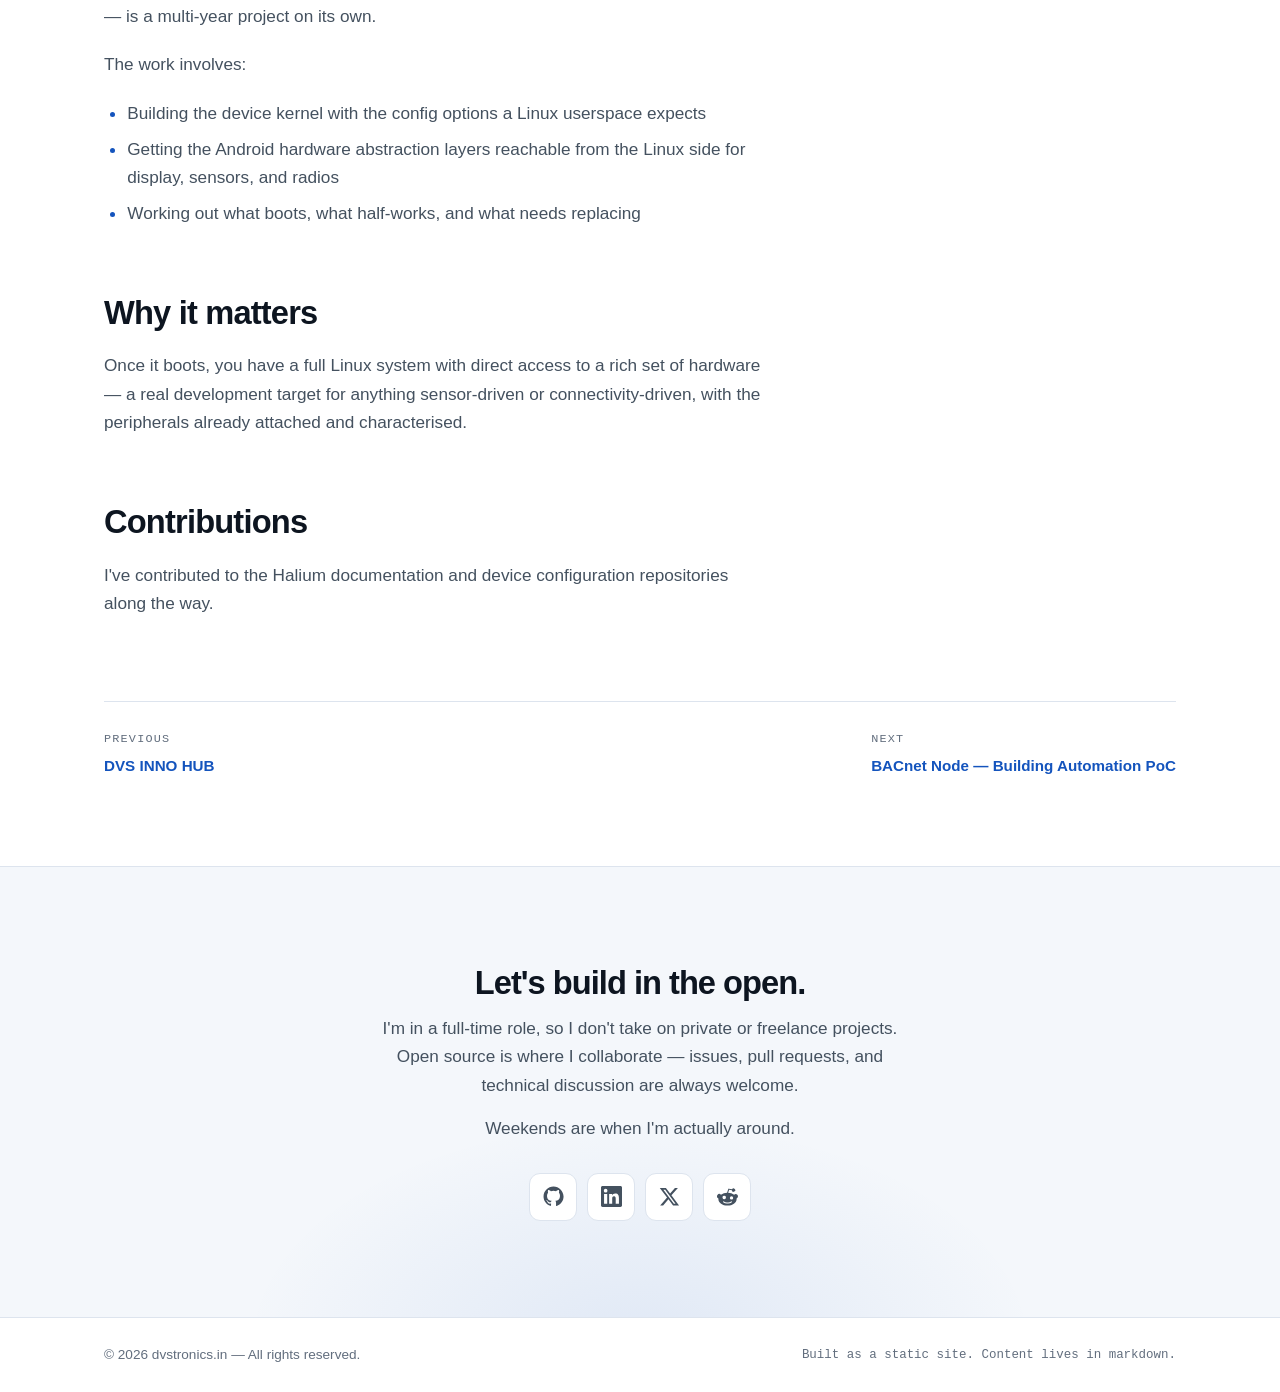
<file: p/linux-on-mobile/index.html>
<!DOCTYPE html>
<!-- Generated by tools/build.py from content/projects/linux-on-mobile.md — do not edit by hand. -->
<html lang="en" data-theme="dark" data-root="../../" data-project="linux-on-mobile">
<head>
<meta charset="utf-8">
<meta name="viewport" content="width=device-width, initial-scale=1">
<title>Linux on Mobile — Sridhar D V</title>
<meta name="description" content="Replacing Android with a mainline-style Linux distribution on a Xiaomi handset — turning retired phone hardware into a capable embedded development target.">
<meta name="author" content="Sridhar D V">
<link rel="canonical" href="https://profile.dvstronics.in/p/linux-on-mobile/">

<meta property="og:type" content="article">
<meta property="og:title" content="Linux on Mobile">
<meta property="og:description" content="Replacing Android with a mainline-style Linux distribution on a Xiaomi handset — turning retired phone hardware into a capable embedded development target.">
<meta property="og:url" content="https://profile.dvstronics.in/p/linux-on-mobile/">
<meta property="og:site_name" content="Sridhar D V">
<meta property="og:image" content="https://profile.dvstronics.in/assets/img/avatar.jpg">
<meta property="og:image:width" content="720">
<meta property="og:image:height" content="720">
<meta property="og:image:alt" content="Portrait of Sridhar D V">
<meta name="twitter:card" content="summary">
<meta name="twitter:creator" content="@SRIDHARDV">

<link rel="icon" href="../../assets/img/favicon.svg" type="image/svg+xml">
<link rel="stylesheet" href="../../assets/css/style.css">
<script>
  // Apply saved theme before first paint to avoid a flash.
  try {
    var t = localStorage.getItem('theme');
    if (t) document.documentElement.setAttribute('data-theme', t);
    else if (window.matchMedia('(prefers-color-scheme: light)').matches)
      document.documentElement.setAttribute('data-theme', 'light');
  } catch (e) {}
</script>
</head>
<body>

<a class="skip-link" href="#main">Skip to content</a>

<header class="site-header" id="siteHeader">
  <div class="wrap header-inner">
    <a class="brand" href="../../">
      <span class="brand-mark" aria-hidden="true"></span>
      <span class="brand-text" data-field="name">Sridhar D V</span>
    </a>
    <nav class="site-nav" aria-label="Primary">
      <a href="../../#projects">Projects</a>
      <a href="../../#about">About</a>
      <a href="../../#skills">Skills</a>
      <a href="../../#contact">Contact</a>
    </nav>
    <button class="theme-toggle" id="themeToggle" type="button" aria-label="Switch colour theme">
      <svg class="icon-sun" viewBox="0 0 24 24" aria-hidden="true"><circle cx="12" cy="12" r="4.2"/><g stroke-linecap="round"><path d="M12 2.6v2.4M12 19v2.4M4.2 12H1.8M22.2 12h-2.4M6.3 6.3 4.6 4.6M19.4 19.4l-1.7-1.7M17.7 6.3l1.7-1.7M4.6 19.4l1.7-1.7"/></g></svg>
      <svg class="icon-moon" viewBox="0 0 24 24" aria-hidden="true"><path d="M20 14.2A8.2 8.2 0 0 1 9.8 4a8.4 8.4 0 1 0 10.2 10.2z"/></svg>
    </button>
  </div>
</header>

<main id="main">
  <div id="detailMain">
    <section class="detail-head">
      <div class="wrap">
        <a class="back-link" href="../../#projects">
          <svg viewBox="0 0 24 24" aria-hidden="true"><path d="M19 12H6M11 6l-6 6 6 6"/></svg>
          All projects
        </a>
        <h1 class="detail-title" id="detailTitle">Linux on Mobile</h1>
        <p class="detail-summary" id="detailSummary">Replacing Android with a mainline-style Linux distribution on a Xiaomi handset — turning retired phone hardware into a capable embedded development target.</p>
        <div class="detail-meta" id="detailMeta"><span class="chip">2025</span><span class="chip">Linux</span><span class="chip">Kernel</span><span class="chip">Android</span><span class="chip">Halium</span><a class="btn btn-ghost btn-sm" href="https://github.com/SRIDHARDV/halium-devices" target="_blank" rel="noopener noreferrer"><svg viewBox="0 0 24 24" width="15" height="15" fill="currentColor" aria-hidden="true"><path d="M12 .5C5.7.5.6 5.6.6 11.9c0 5 3.3 9.3 7.8 10.8.6.1.8-.2.8-.6v-2c-3.2.7-3.9-1.5-3.9-1.5-.5-1.3-1.3-1.7-1.3-1.7-1-.7.1-.7.1-.7 1.1.1 1.7 1.2 1.7 1.2 1 1.8 2.7 1.3 3.4 1 .1-.7.4-1.3.7-1.6-2.6-.3-5.3-1.3-5.3-5.8 0-1.3.5-2.3 1.2-3.2-.1-.3-.5-1.5.1-3.1 0 0 1-.3 3.2 1.2a11 11 0 0 1 5.8 0c2.2-1.5 3.2-1.2 3.2-1.2.6 1.6.2 2.8.1 3.1.8.9 1.2 1.9 1.2 3.2 0 4.5-2.7 5.5-5.3 5.8.4.4.8 1.1.8 2.2v3.3c0 .4.2.7.8.6 4.6-1.5 7.8-5.8 7.8-10.8C23.4 5.6 18.3.5 12 .5z"/></svg> Source</a></div>
      </div>
    </section>

    <div class="wrap">
      <div class="detail-hero" id="detailHero"><img src="../../assets/img/projects/linux-on-mobile.svg" alt="" onerror="this.closest('.detail-hero').remove()"></div>

      <div class="detail-layout">
        <article class="prose" id="projectBody">
          <p>A retired smartphone is an absurdly good embedded platform: a multi-core SoC, gigabytes of RAM, a screen, a battery, Wi-Fi, Bluetooth, cellular, and a full sensor suite — for less than the cost of a dev board with a fraction of the capability. The only thing wrong with it is the operating system.</p>
          <h2 id="the-target">The target</h2>
          <p>Xiaomi hardware on the <strong>MSM8937</strong> platform (<code>land</code>), working from the LineageOS device tree and kernel as a starting point.</p>
          <h2 id="the-approach">The approach</h2>
          <p>Working through the <strong>Halium</strong> project&#x27;s structure, which reuses the Android kernel and vendor blobs to bring up hardware while running a normal GNU/Linux userspace on top. That is the pragmatic path: the alternative — mainlining a Qualcomm SoC from scratch — is a multi-year project on its own.</p>
          <p>The work involves:</p>
          <ul>
            <li>Building the device kernel with the config options a Linux userspace expects</li>
            <li>Getting the Android hardware abstraction layers reachable from the Linux side for display, sensors, and radios</li>
            <li>Working out what boots, what half-works, and what needs replacing</li>
          </ul>
          <h2 id="why-it-matters">Why it matters</h2>
          <p>Once it boots, you have a full Linux system with direct access to a rich set of hardware — a real development target for anything sensor-driven or connectivity-driven, with the peripherals already attached and characterised.</p>
          <h2 id="contributions">Contributions</h2>
          <p>I&#x27;ve contributed to the Halium documentation and device configuration repositories along the way.</p>
        </article>
        <aside class="toc" id="toc">
          <h4>On this page</h4>
          <ul id="tocList">
            <li><a href="#the-target">The target</a></li>
            <li><a href="#the-approach">The approach</a></li>
            <li><a href="#why-it-matters">Why it matters</a></li>
            <li><a href="#contributions">Contributions</a></li>
          </ul>
        </aside>
      </div>

      <nav class="detail-nav" id="detailNav" aria-label="More projects">
        <a href="../dvs-inno-hub/"><div><span>Previous</span>DVS INNO HUB</div></a>
        <a href="../bacnet-node/"><div><span>Next</span>BACnet Node — Building Automation PoC</div></a>
      </nav>
    </div>
  </div>

  <section class="section section-contact" style="margin-top:clamp(48px,7vw,88px)">
    <div class="wrap contact-inner">
      <h2 class="contact-title" id="contactHeading">Let&#x27;s build in the open.</h2>
      <div class="contact-lede" id="contactBody"></div>
      <ul class="socials socials-lg" id="socialsFooter" aria-label="Profiles elsewhere"></ul>
    </div>
  </section>
</main>

<footer class="site-footer">
  <div class="wrap footer-inner">
    <p>&copy; <span id="year"></span> dvstronics.in — All rights reserved.</p>
    <p class="footer-note">Built as a static site. Content lives in markdown.</p>
  </div>
</footer>

<!-- The article above is fully static. marked is still loaded because the footer
     contact block is hydrated live from content/profile.md, so editing the
     profile does not require regenerating every project page. -->
<script src="../../assets/js/marked.min.js"></script>
<script src="../../assets/js/app.js"></script>
</body>
</html>
</file>
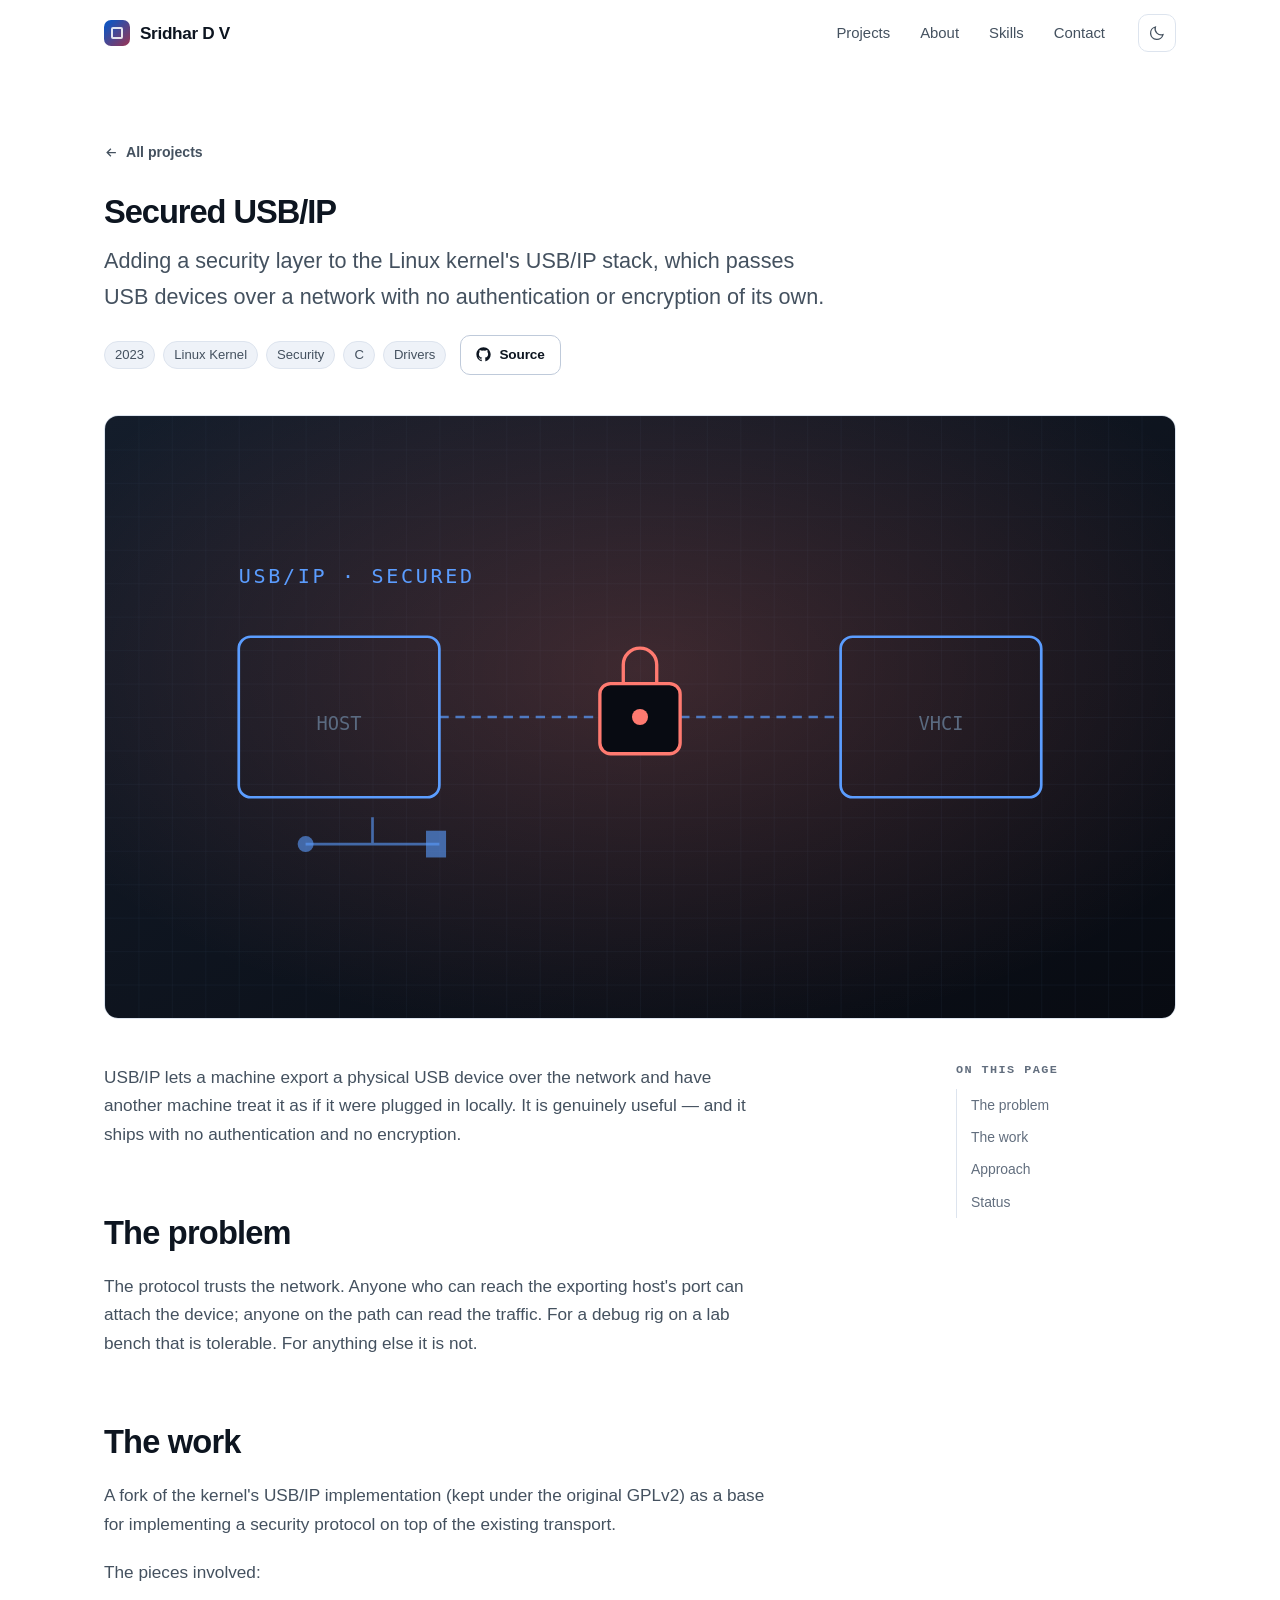
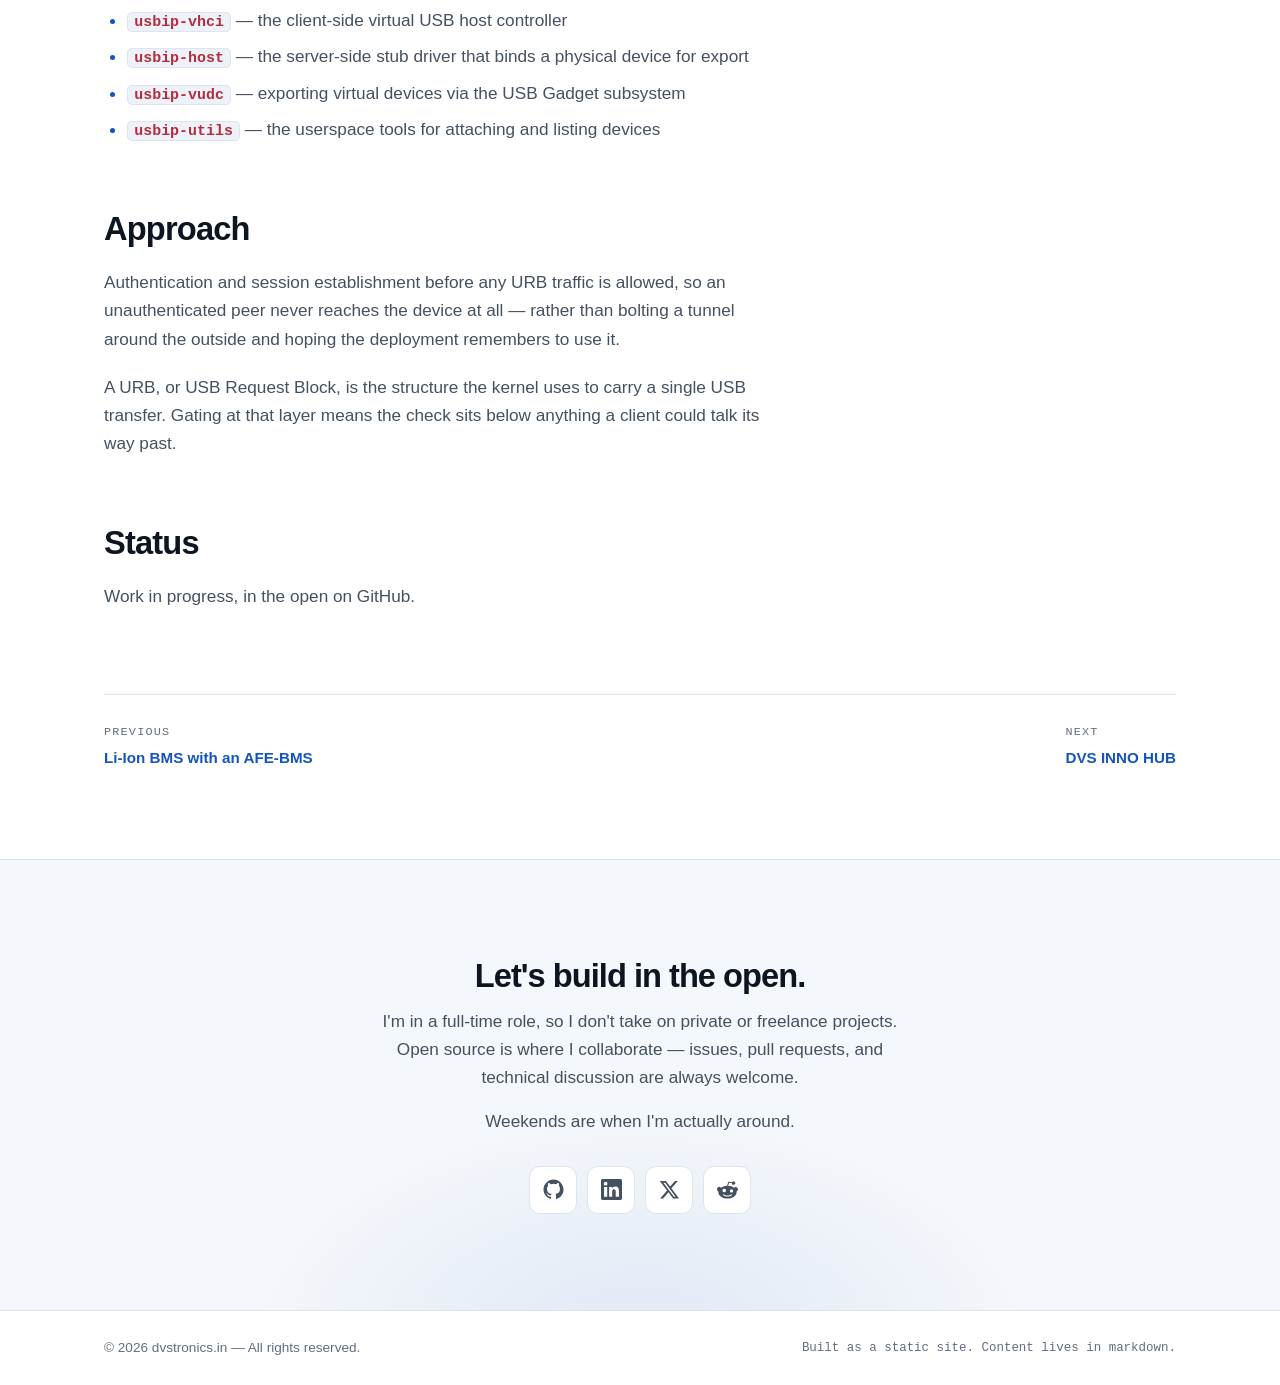
<file: p/secured-usbip/index.html>
<!DOCTYPE html>
<!-- Generated by tools/build.py from content/projects/secured-usbip.md — do not edit by hand. -->
<html lang="en" data-theme="dark" data-root="../../" data-project="secured-usbip">
<head>
<meta charset="utf-8">
<meta name="viewport" content="width=device-width, initial-scale=1">
<title>Secured USB/IP — Sridhar D V</title>
<meta name="description" content="Adding a security layer to the Linux kernel&#x27;s USB/IP stack, which passes USB devices over a network with no authentication or encryption of its own.">
<meta name="author" content="Sridhar D V">
<link rel="canonical" href="https://profile.dvstronics.in/p/secured-usbip/">

<meta property="og:type" content="article">
<meta property="og:title" content="Secured USB/IP">
<meta property="og:description" content="Adding a security layer to the Linux kernel&#x27;s USB/IP stack, which passes USB devices over a network with no authentication or encryption of its own.">
<meta property="og:url" content="https://profile.dvstronics.in/p/secured-usbip/">
<meta property="og:site_name" content="Sridhar D V">
<meta property="og:image" content="https://profile.dvstronics.in/assets/img/avatar.jpg">
<meta property="og:image:width" content="720">
<meta property="og:image:height" content="720">
<meta property="og:image:alt" content="Portrait of Sridhar D V">
<meta name="twitter:card" content="summary">
<meta name="twitter:creator" content="@SRIDHARDV">

<link rel="icon" href="../../assets/img/favicon.svg" type="image/svg+xml">
<link rel="stylesheet" href="../../assets/css/style.css">
<script>
  // Apply saved theme before first paint to avoid a flash.
  try {
    var t = localStorage.getItem('theme');
    if (t) document.documentElement.setAttribute('data-theme', t);
    else if (window.matchMedia('(prefers-color-scheme: light)').matches)
      document.documentElement.setAttribute('data-theme', 'light');
  } catch (e) {}
</script>
</head>
<body>

<a class="skip-link" href="#main">Skip to content</a>

<header class="site-header" id="siteHeader">
  <div class="wrap header-inner">
    <a class="brand" href="../../">
      <span class="brand-mark" aria-hidden="true"></span>
      <span class="brand-text" data-field="name">Sridhar D V</span>
    </a>
    <nav class="site-nav" aria-label="Primary">
      <a href="../../#projects">Projects</a>
      <a href="../../#about">About</a>
      <a href="../../#skills">Skills</a>
      <a href="../../#contact">Contact</a>
    </nav>
    <button class="theme-toggle" id="themeToggle" type="button" aria-label="Switch colour theme">
      <svg class="icon-sun" viewBox="0 0 24 24" aria-hidden="true"><circle cx="12" cy="12" r="4.2"/><g stroke-linecap="round"><path d="M12 2.6v2.4M12 19v2.4M4.2 12H1.8M22.2 12h-2.4M6.3 6.3 4.6 4.6M19.4 19.4l-1.7-1.7M17.7 6.3l1.7-1.7M4.6 19.4l1.7-1.7"/></g></svg>
      <svg class="icon-moon" viewBox="0 0 24 24" aria-hidden="true"><path d="M20 14.2A8.2 8.2 0 0 1 9.8 4a8.4 8.4 0 1 0 10.2 10.2z"/></svg>
    </button>
  </div>
</header>

<main id="main">
  <div id="detailMain">
    <section class="detail-head">
      <div class="wrap">
        <a class="back-link" href="../../#projects">
          <svg viewBox="0 0 24 24" aria-hidden="true"><path d="M19 12H6M11 6l-6 6 6 6"/></svg>
          All projects
        </a>
        <h1 class="detail-title" id="detailTitle">Secured USB/IP</h1>
        <p class="detail-summary" id="detailSummary">Adding a security layer to the Linux kernel&#x27;s USB/IP stack, which passes USB devices over a network with no authentication or encryption of its own.</p>
        <div class="detail-meta" id="detailMeta"><span class="chip">2023</span><span class="chip">Linux Kernel</span><span class="chip">Security</span><span class="chip">C</span><span class="chip">Drivers</span><a class="btn btn-ghost btn-sm" href="https://github.com/SRIDHARDV/Secured-USBIP" target="_blank" rel="noopener noreferrer"><svg viewBox="0 0 24 24" width="15" height="15" fill="currentColor" aria-hidden="true"><path d="M12 .5C5.7.5.6 5.6.6 11.9c0 5 3.3 9.3 7.8 10.8.6.1.8-.2.8-.6v-2c-3.2.7-3.9-1.5-3.9-1.5-.5-1.3-1.3-1.7-1.3-1.7-1-.7.1-.7.1-.7 1.1.1 1.7 1.2 1.7 1.2 1 1.8 2.7 1.3 3.4 1 .1-.7.4-1.3.7-1.6-2.6-.3-5.3-1.3-5.3-5.8 0-1.3.5-2.3 1.2-3.2-.1-.3-.5-1.5.1-3.1 0 0 1-.3 3.2 1.2a11 11 0 0 1 5.8 0c2.2-1.5 3.2-1.2 3.2-1.2.6 1.6.2 2.8.1 3.1.8.9 1.2 1.9 1.2 3.2 0 4.5-2.7 5.5-5.3 5.8.4.4.8 1.1.8 2.2v3.3c0 .4.2.7.8.6 4.6-1.5 7.8-5.8 7.8-10.8C23.4 5.6 18.3.5 12 .5z"/></svg> Source</a></div>
      </div>
    </section>

    <div class="wrap">
      <div class="detail-hero" id="detailHero"><img src="../../assets/img/projects/secured-usbip.svg" alt="" onerror="this.closest('.detail-hero').remove()"></div>

      <div class="detail-layout">
        <article class="prose" id="projectBody">
          <p>USB/IP lets a machine export a physical USB device over the network and have another machine treat it as if it were plugged in locally. It is genuinely useful — and it ships with no authentication and no encryption.</p>
          <h2 id="the-problem">The problem</h2>
          <p>The protocol trusts the network. Anyone who can reach the exporting host&#x27;s port can attach the device; anyone on the path can read the traffic. For a debug rig on a lab bench that is tolerable. For anything else it is not.</p>
          <h2 id="the-work">The work</h2>
          <p>A fork of the kernel&#x27;s USB/IP implementation (kept under the original GPLv2) as a base for implementing a security protocol on top of the existing transport.</p>
          <p>The pieces involved:</p>
          <ul>
            <li><strong><code>usbip-vhci</code></strong> — the client-side virtual USB host controller</li>
            <li><strong><code>usbip-host</code></strong> — the server-side stub driver that binds a physical device for export</li>
            <li><strong><code>usbip-vudc</code></strong> — exporting virtual devices via the USB Gadget subsystem</li>
            <li><strong><code>usbip-utils</code></strong> — the userspace tools for attaching and listing devices</li>
          </ul>
          <h2 id="approach">Approach</h2>
          <p>Authentication and session establishment before any URB traffic is allowed, so an unauthenticated peer never reaches the device at all — rather than bolting a tunnel around the outside and hoping the deployment remembers to use it.</p>
          <p>A URB, or USB Request Block, is the structure the kernel uses to carry a single USB transfer. Gating at that layer means the check sits below anything a client could talk its way past.</p>
          <h2 id="status">Status</h2>
          <p>Work in progress, in the open on GitHub.</p>
        </article>
        <aside class="toc" id="toc">
          <h4>On this page</h4>
          <ul id="tocList">
            <li><a href="#the-problem">The problem</a></li>
            <li><a href="#the-work">The work</a></li>
            <li><a href="#approach">Approach</a></li>
            <li><a href="#status">Status</a></li>
          </ul>
        </aside>
      </div>

      <nav class="detail-nav" id="detailNav" aria-label="More projects">
        <a href="../li-ion-bms/"><div><span>Previous</span>Li-Ion BMS with an AFE-BMS</div></a>
        <a href="../dvs-inno-hub/"><div><span>Next</span>DVS INNO HUB</div></a>
      </nav>
    </div>
  </div>

  <section class="section section-contact" style="margin-top:clamp(48px,7vw,88px)">
    <div class="wrap contact-inner">
      <h2 class="contact-title" id="contactHeading">Let&#x27;s build in the open.</h2>
      <div class="contact-lede" id="contactBody"></div>
      <ul class="socials socials-lg" id="socialsFooter" aria-label="Profiles elsewhere"></ul>
    </div>
  </section>
</main>

<footer class="site-footer">
  <div class="wrap footer-inner">
    <p>&copy; <span id="year"></span> dvstronics.in — All rights reserved.</p>
    <p class="footer-note">Built as a static site. Content lives in markdown.</p>
  </div>
</footer>

<!-- The article above is fully static. marked is still loaded because the footer
     contact block is hydrated live from content/profile.md, so editing the
     profile does not require regenerating every project page. -->
<script src="../../assets/js/marked.min.js"></script>
<script src="../../assets/js/app.js"></script>
</body>
</html>
</file>
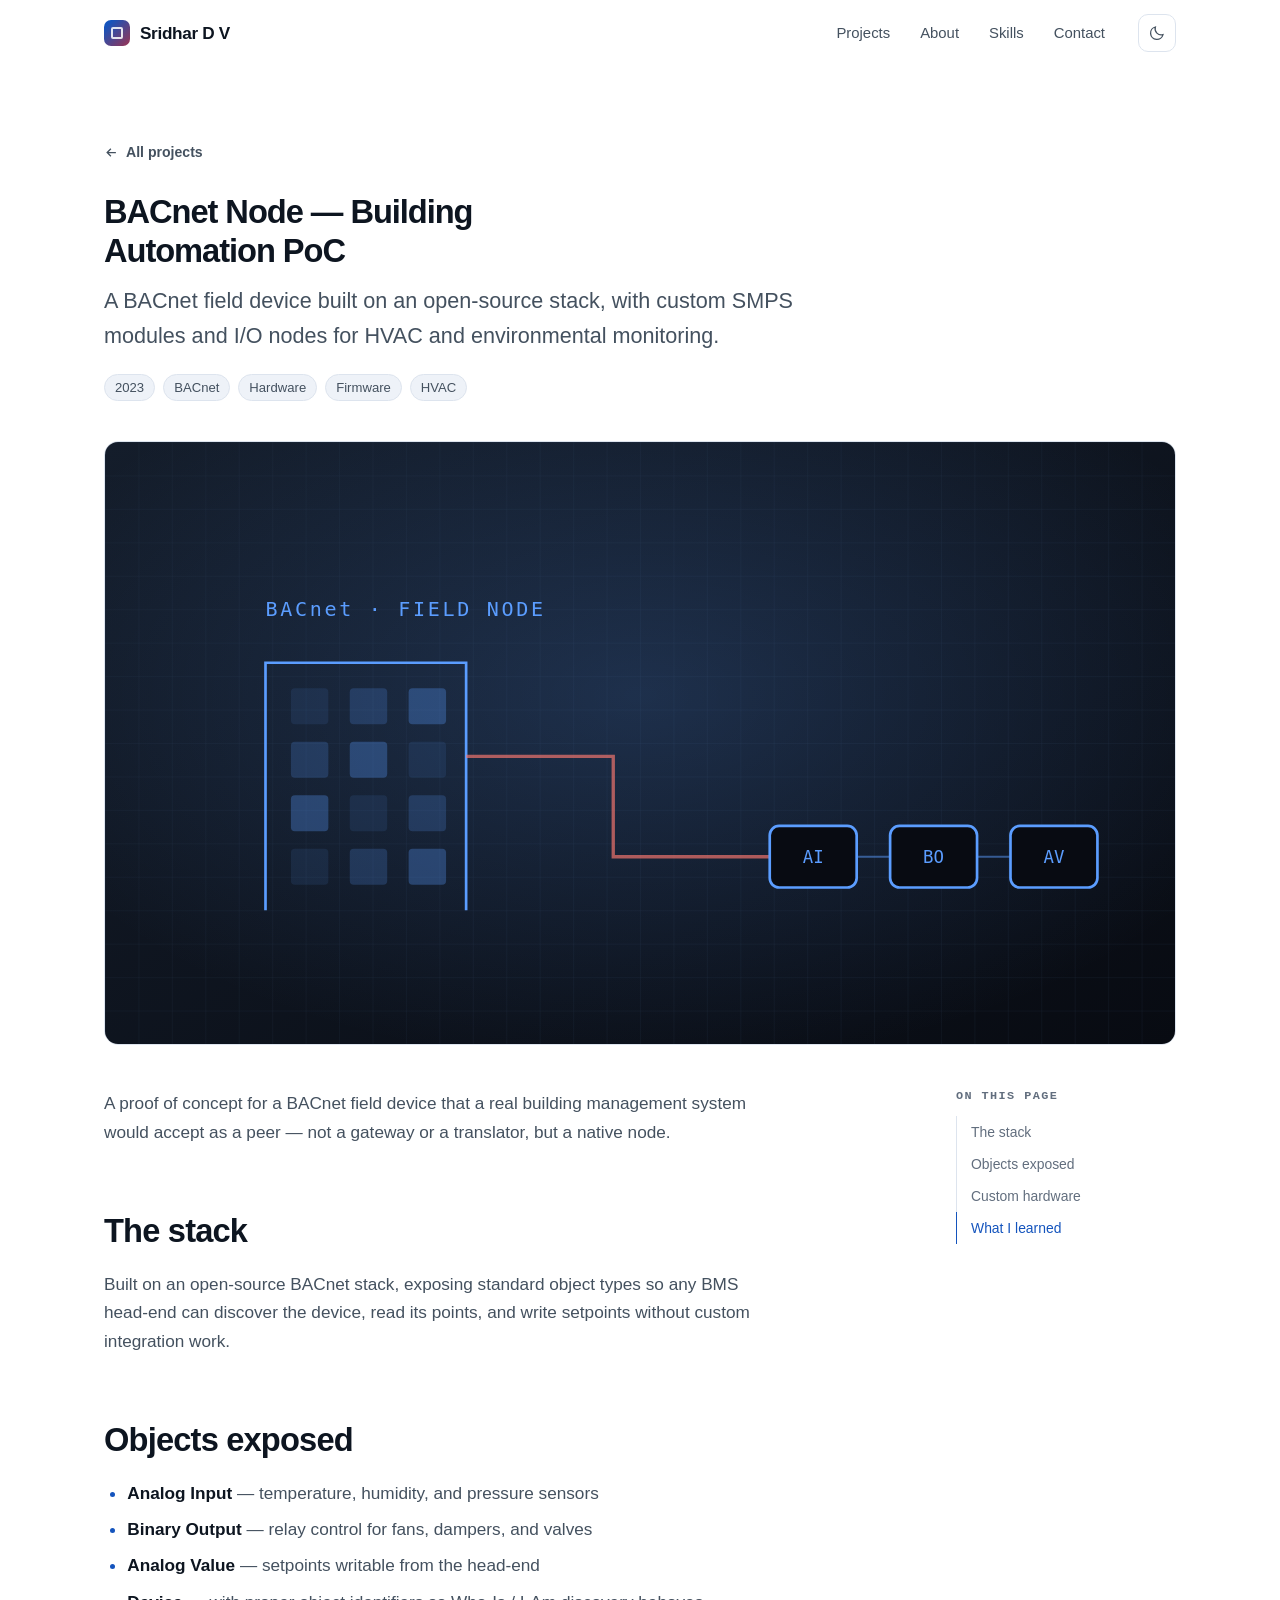
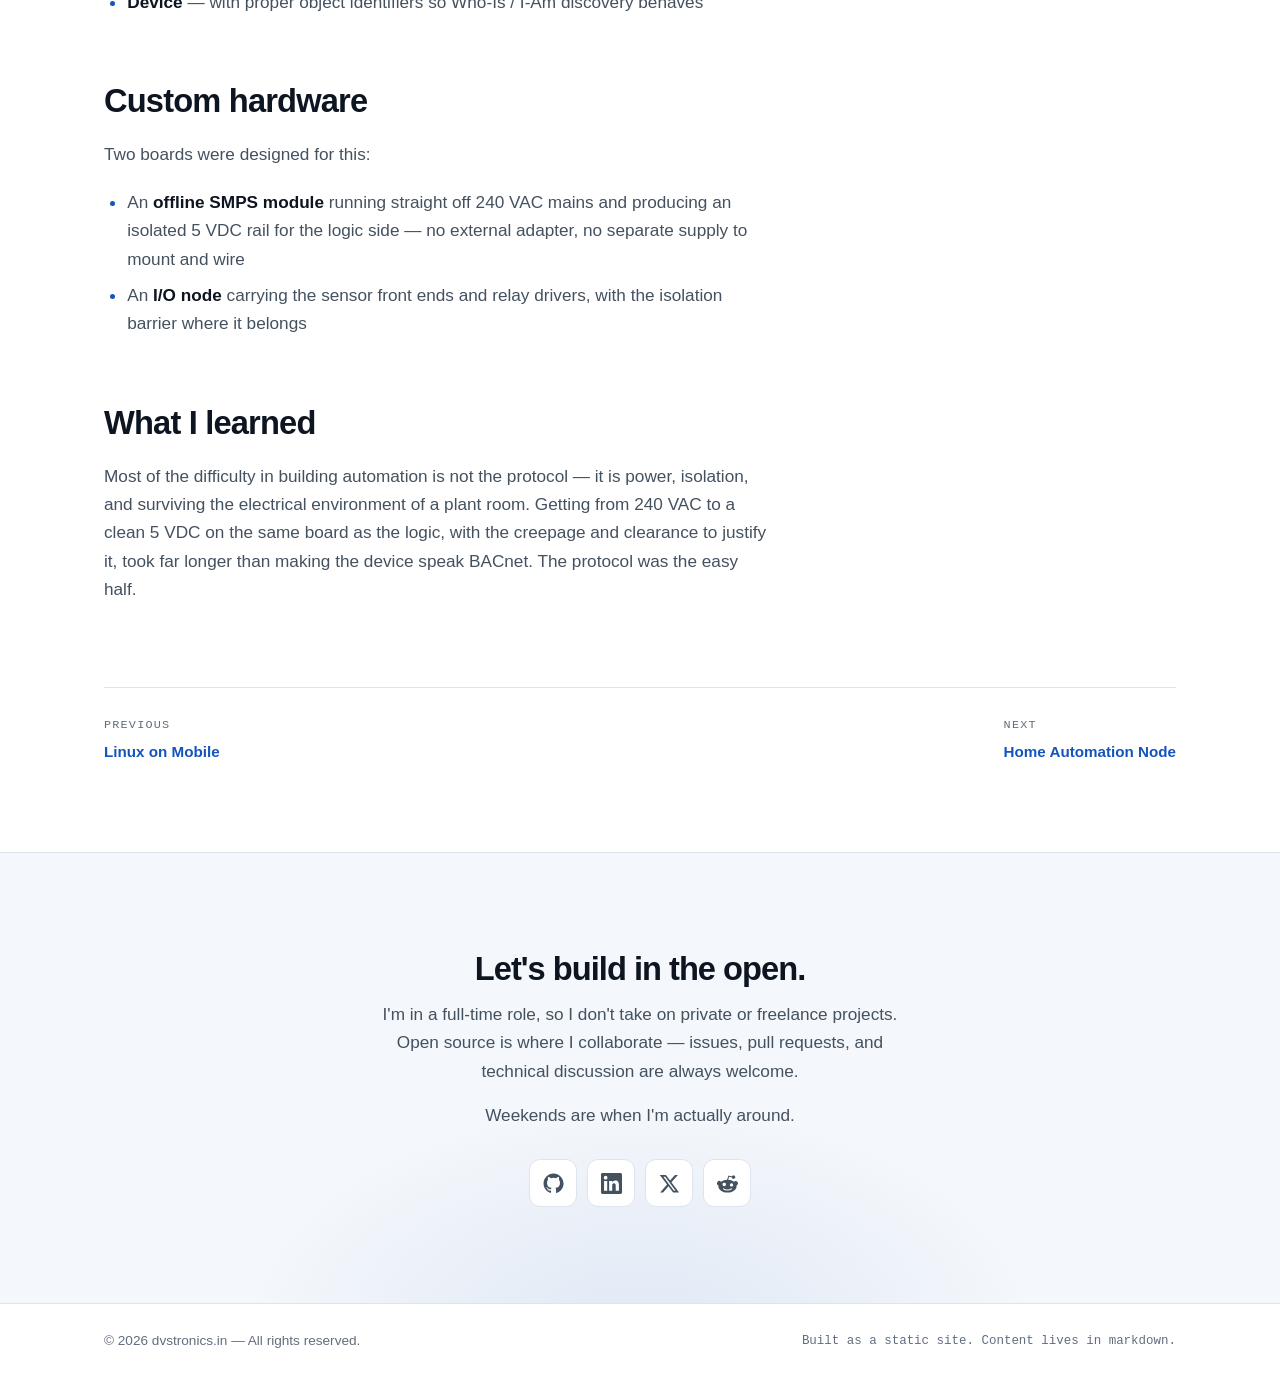
<file: projects/bacnet-node/index.html>
<!DOCTYPE html>
<!-- Generated by tools/build.py from index.md in this directory — do not edit by hand. -->
<html lang="en" data-theme="dark" data-root="../../" data-project="bacnet-node">
<head>
<meta charset="utf-8">
<meta name="viewport" content="width=device-width, initial-scale=1">
<title>BACnet Node — Building Automation PoC — Sridhar D V</title>
<meta name="description" content="A BACnet field device built on an open-source stack, with custom SMPS modules and I/O nodes for HVAC and environmental monitoring.">
<meta name="author" content="Sridhar D V">
<link rel="canonical" href="https://profile.dvstronics.in/projects/bacnet-node/">

<meta property="og:type" content="article">
<meta property="og:title" content="BACnet Node — Building Automation PoC">
<meta property="og:description" content="A BACnet field device built on an open-source stack, with custom SMPS modules and I/O nodes for HVAC and environmental monitoring.">
<meta property="og:url" content="https://profile.dvstronics.in/projects/bacnet-node/">
<meta property="og:site_name" content="Sridhar D V">
<meta property="og:image" content="https://profile.dvstronics.in/assets/img/avatar.jpg">
<meta property="og:image:width" content="720">
<meta property="og:image:height" content="720">
<meta property="og:image:alt" content="Portrait of Sridhar D V">
<meta name="twitter:card" content="summary">
<meta name="twitter:creator" content="@SRIDHARDV">

<!-- Small sizes use the logo's central plaque on its own: the full mark, with
     its radiating bars, is an unreadable smudge below about 48px. -->
<link rel="icon" href="../../assets/img/favicon.ico" sizes="any">
<link rel="icon" type="image/png" sizes="16x16" href="../../assets/img/favicon-16.png">
<link rel="icon" type="image/png" sizes="32x32" href="../../assets/img/favicon-32.png">
<link rel="icon" type="image/png" sizes="48x48" href="../../assets/img/favicon-48.png">
<link rel="apple-touch-icon" href="../../assets/img/apple-touch-icon.png">
<link rel="manifest" href="../../site.webmanifest">
<link rel="stylesheet" href="../../assets/css/style.css">
<script>
  // Apply saved theme before first paint to avoid a flash.
  try {
    var t = localStorage.getItem('theme');
    if (t) document.documentElement.setAttribute('data-theme', t);
    else if (window.matchMedia('(prefers-color-scheme: light)').matches)
      document.documentElement.setAttribute('data-theme', 'light');
  } catch (e) {}
</script>
</head>
<body>

<a class="skip-link" href="#main">Skip to content</a>

<header class="site-header" id="siteHeader">
  <div class="wrap header-inner">
    <a class="brand" href="../../">
      <span class="brand-mark" aria-hidden="true"></span>
      <span class="brand-text" data-field="name">Sridhar D V</span>
    </a>
    <nav class="site-nav" aria-label="Primary">
      <a href="../../#projects">Projects</a>
      <a href="../../#about">About</a>
      <a href="../../#skills">Skills</a>
      <a href="../../#contact">Contact</a>
    </nav>
    <button class="theme-toggle" id="themeToggle" type="button" aria-label="Switch colour theme">
      <svg class="icon-sun" viewBox="0 0 24 24" aria-hidden="true"><circle cx="12" cy="12" r="4.2"/><g stroke-linecap="round"><path d="M12 2.6v2.4M12 19v2.4M4.2 12H1.8M22.2 12h-2.4M6.3 6.3 4.6 4.6M19.4 19.4l-1.7-1.7M17.7 6.3l1.7-1.7M4.6 19.4l1.7-1.7"/></g></svg>
      <svg class="icon-moon" viewBox="0 0 24 24" aria-hidden="true"><path d="M20 14.2A8.2 8.2 0 0 1 9.8 4a8.4 8.4 0 1 0 10.2 10.2z"/></svg>
    </button>
  </div>
</header>

<main id="main">
  <div id="detailMain">
    <section class="detail-head">
      <div class="wrap">
        <a class="back-link" href="../../#projects">
          <svg viewBox="0 0 24 24" aria-hidden="true"><path d="M19 12H6M11 6l-6 6 6 6"/></svg>
          All projects
        </a>
        <h1 class="detail-title" id="detailTitle">BACnet Node — Building Automation PoC</h1>
        <p class="detail-summary" id="detailSummary">A BACnet field device built on an open-source stack, with custom SMPS modules and I/O nodes for HVAC and environmental monitoring.</p>
        <div class="detail-meta" id="detailMeta"><span class="chip">2023</span><span class="chip">BACnet</span><span class="chip">Hardware</span><span class="chip">Firmware</span><span class="chip">HVAC</span></div>
      </div>
    </section>

    <div class="wrap">
      <div class="detail-hero" id="detailHero"><img src="../../assets/img/projects/bacnet-node.svg" alt="" onerror="this.closest('.detail-hero').remove()"></div>

      <div class="detail-layout">
        <article class="prose" id="projectBody">
          <p>A proof of concept for a BACnet field device that a real building management system would accept as a peer — not a gateway or a translator, but a native node.</p>
          <h2 id="the-stack">The stack</h2>
          <p>Built on an open-source BACnet stack, exposing standard object types so any BMS head-end can discover the device, read its points, and write setpoints without custom integration work.</p>
          <h2 id="objects-exposed">Objects exposed</h2>
          <ul>
            <li><strong>Analog Input</strong> — temperature, humidity, and pressure sensors</li>
            <li><strong>Binary Output</strong> — relay control for fans, dampers, and valves</li>
            <li><strong>Analog Value</strong> — setpoints writable from the head-end</li>
            <li><strong>Device</strong> — with proper object identifiers so Who-Is / I-Am discovery behaves</li>
          </ul>
          <h2 id="custom-hardware">Custom hardware</h2>
          <p>Two boards were designed for this:</p>
          <ul>
            <li>An <strong>offline SMPS module</strong> running straight off 240 VAC mains and producing an isolated 5 VDC rail for the logic side — no external adapter, no separate supply to mount and wire</li>
            <li>An <strong>I/O node</strong> carrying the sensor front ends and relay drivers, with the isolation barrier where it belongs</li>
          </ul>
          <h2 id="what-i-learned">What I learned</h2>
          <p>Most of the difficulty in building automation is not the protocol — it is power, isolation, and surviving the electrical environment of a plant room. Getting from 240 VAC to a clean 5 VDC on the same board as the logic, with the creepage and clearance to justify it, took far longer than making the device speak BACnet. The protocol was the easy half.</p>
        </article>
        <aside class="toc" id="toc">
          <h4>On this page</h4>
          <ul id="tocList">
            <li><a href="#the-stack">The stack</a></li>
            <li><a href="#objects-exposed">Objects exposed</a></li>
            <li><a href="#custom-hardware">Custom hardware</a></li>
            <li><a href="#what-i-learned">What I learned</a></li>
          </ul>
        </aside>
      </div>

      <nav class="detail-nav" id="detailNav" aria-label="More projects">
        <a href="../linux-on-mobile/"><div><span>Previous</span>Linux on Mobile</div></a>
        <a href="../home-automation/"><div><span>Next</span>Home Automation Node</div></a>
      </nav>
    </div>
  </div>

  <section class="section section-contact" style="margin-top:clamp(48px,7vw,88px)">
    <div class="wrap contact-inner">
      <h2 class="contact-title" id="contactHeading">Let&#x27;s build in the open.</h2>
      <div class="contact-lede" id="contactBody"></div>
      <ul class="socials socials-lg" id="socialsFooter" aria-label="Profiles elsewhere"></ul>
    </div>
  </section>
</main>

<footer class="site-footer">
  <div class="wrap footer-inner">
    <p>&copy; <span id="year"></span> dvstronics.in — All rights reserved.</p>
    <p class="footer-note">Built as a static site. Content lives in markdown.</p>
  </div>
</footer>

<!-- The article above is fully static. marked is still loaded because the footer
     contact block is hydrated live from profile.md, so editing the
     profile does not require regenerating every project page. -->
<script src="../../assets/js/marked.min.js"></script>
<script src="../../assets/js/app.js"></script>
</body>
</html>
</file>
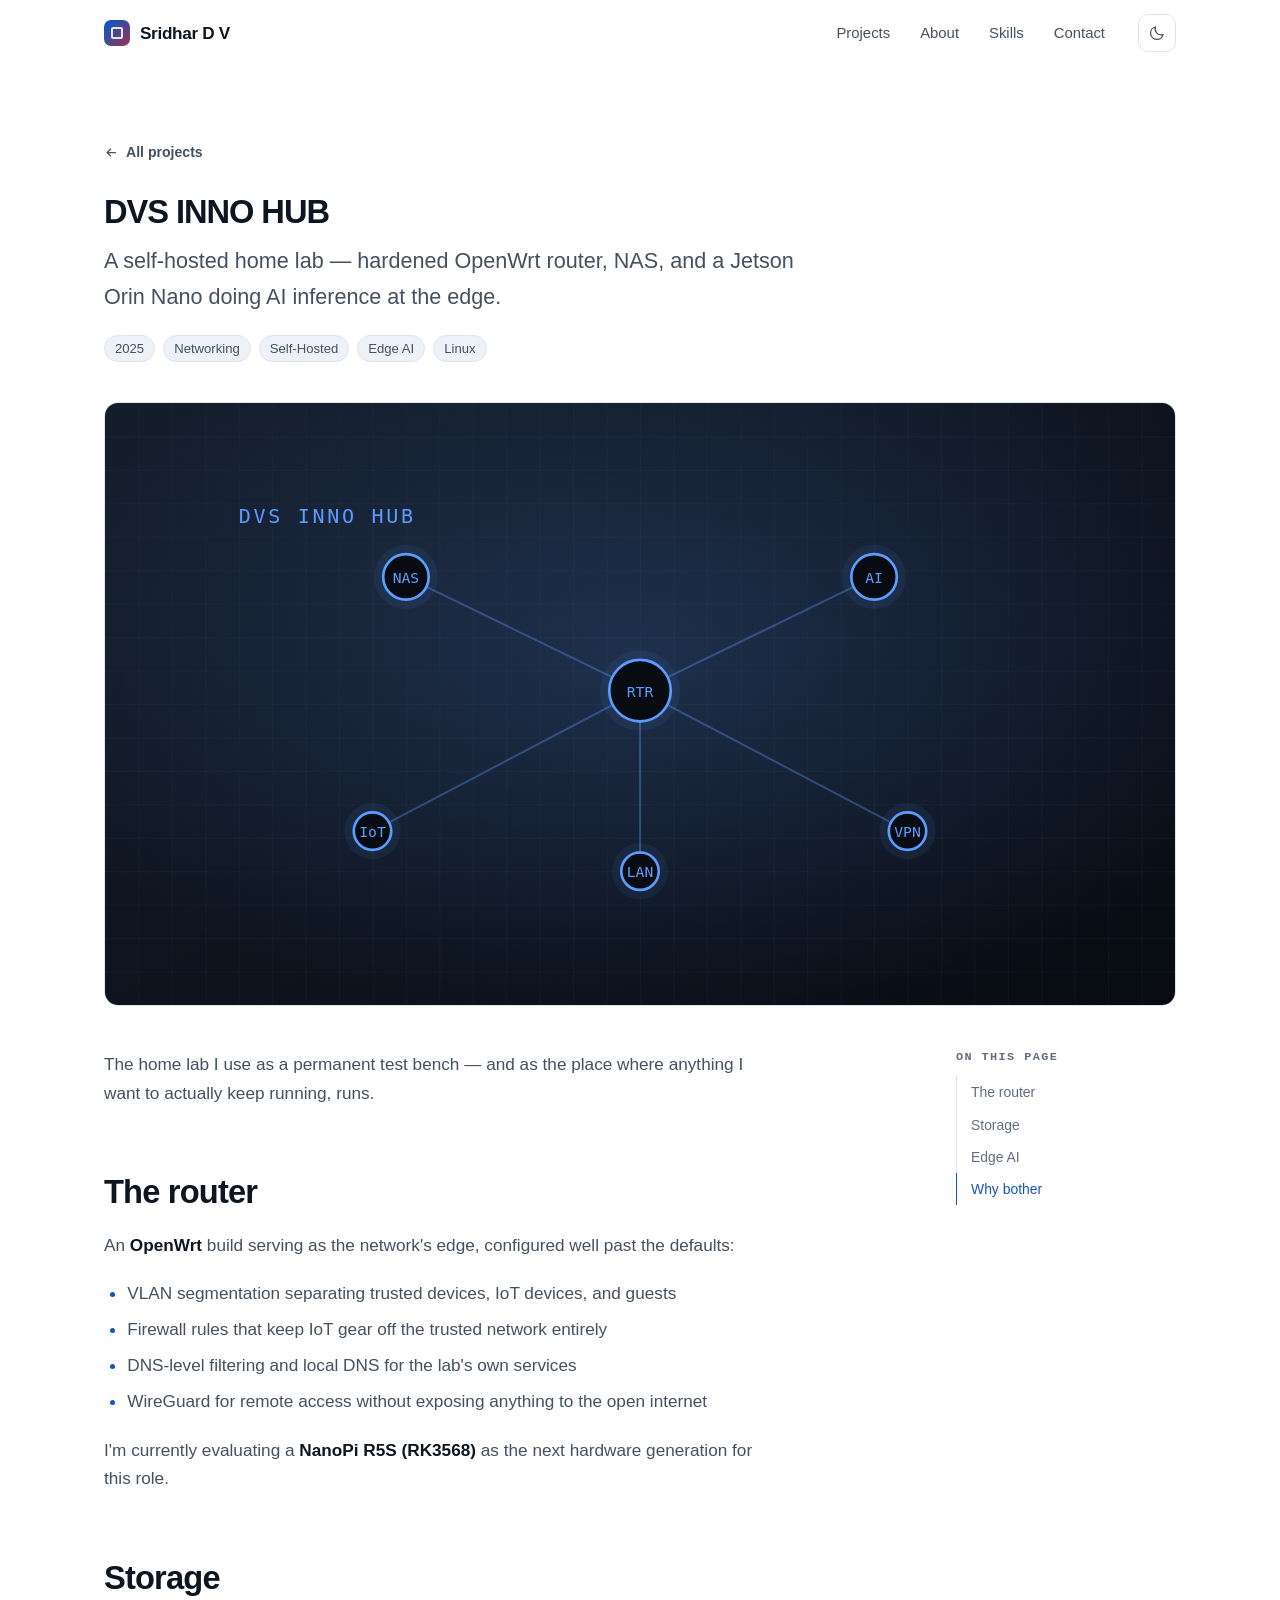
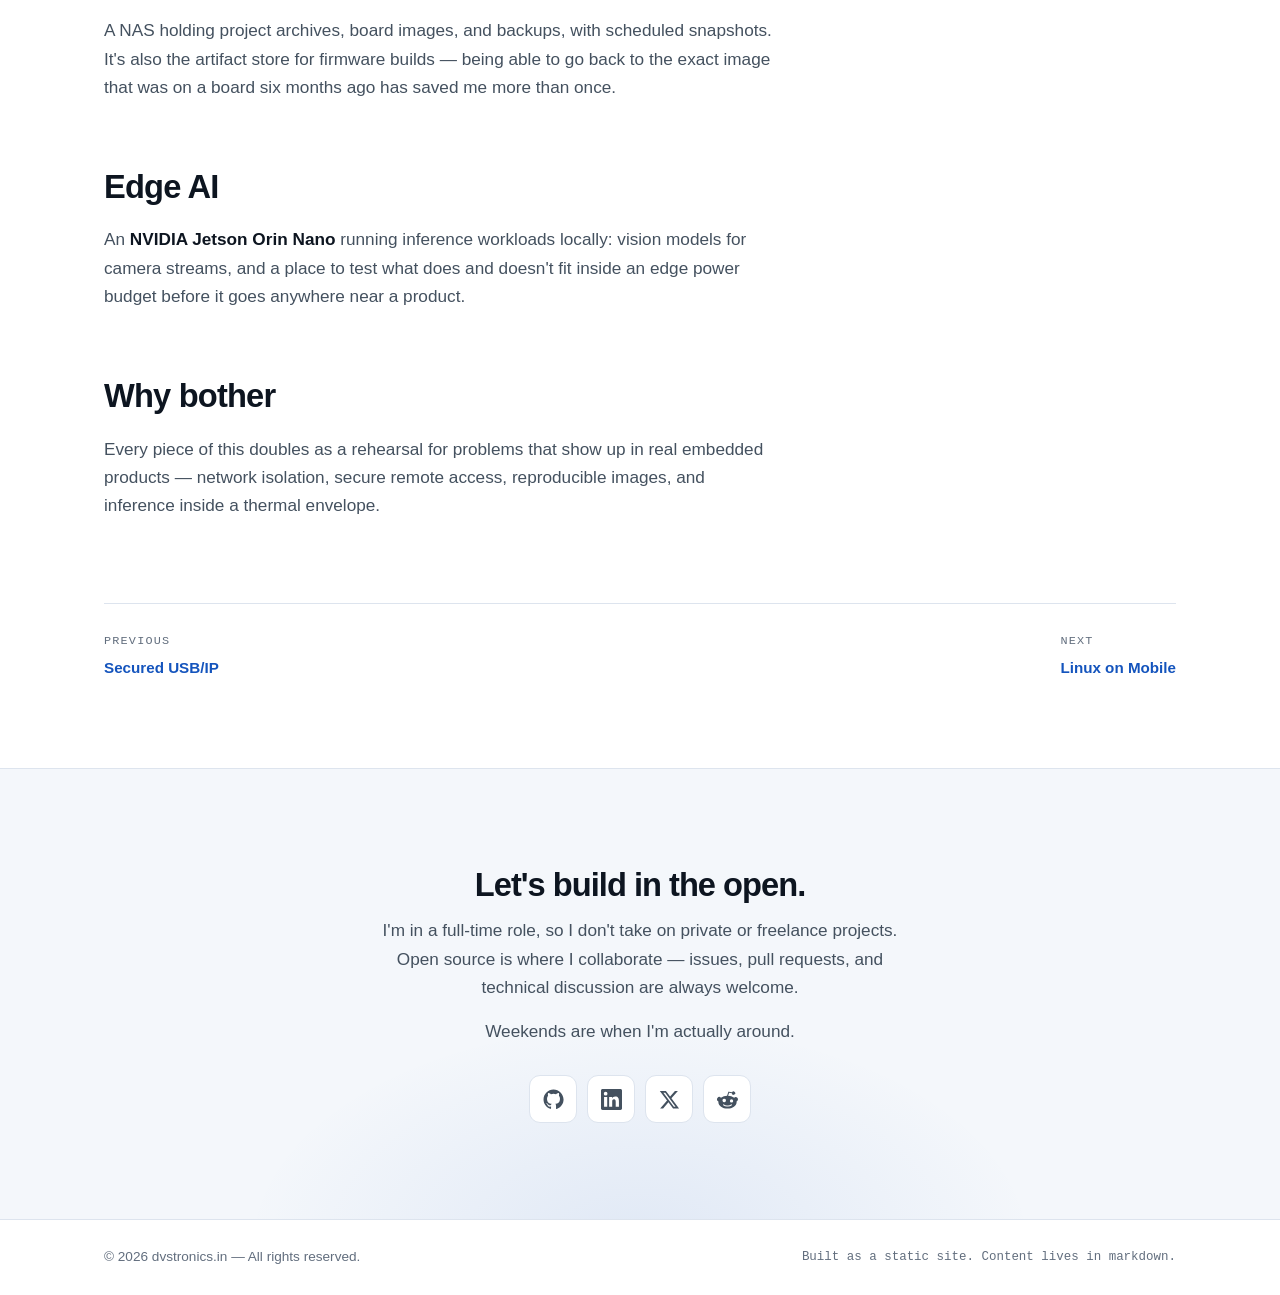
<file: projects/dvs-inno-hub/index.html>
<!DOCTYPE html>
<!-- Generated by tools/build.py from index.md in this directory — do not edit by hand. -->
<html lang="en" data-theme="dark" data-root="../../" data-project="dvs-inno-hub">
<head>
<meta charset="utf-8">
<meta name="viewport" content="width=device-width, initial-scale=1">
<title>DVS INNO HUB — Sridhar D V</title>
<meta name="description" content="A self-hosted home lab — hardened OpenWrt router, NAS, and a Jetson Orin Nano doing AI inference at the edge.">
<meta name="author" content="Sridhar D V">
<link rel="canonical" href="https://profile.dvstronics.in/projects/dvs-inno-hub/">

<meta property="og:type" content="article">
<meta property="og:title" content="DVS INNO HUB">
<meta property="og:description" content="A self-hosted home lab — hardened OpenWrt router, NAS, and a Jetson Orin Nano doing AI inference at the edge.">
<meta property="og:url" content="https://profile.dvstronics.in/projects/dvs-inno-hub/">
<meta property="og:site_name" content="Sridhar D V">
<meta property="og:image" content="https://profile.dvstronics.in/assets/img/avatar.jpg">
<meta property="og:image:width" content="720">
<meta property="og:image:height" content="720">
<meta property="og:image:alt" content="Portrait of Sridhar D V">
<meta name="twitter:card" content="summary">
<meta name="twitter:creator" content="@SRIDHARDV">

<!-- Small sizes use the logo's central plaque on its own: the full mark, with
     its radiating bars, is an unreadable smudge below about 48px. -->
<link rel="icon" href="../../assets/img/favicon.ico" sizes="any">
<link rel="icon" type="image/png" sizes="16x16" href="../../assets/img/favicon-16.png">
<link rel="icon" type="image/png" sizes="32x32" href="../../assets/img/favicon-32.png">
<link rel="icon" type="image/png" sizes="48x48" href="../../assets/img/favicon-48.png">
<link rel="apple-touch-icon" href="../../assets/img/apple-touch-icon.png">
<link rel="manifest" href="../../site.webmanifest">
<link rel="stylesheet" href="../../assets/css/style.css">
<script>
  // Apply saved theme before first paint to avoid a flash.
  try {
    var t = localStorage.getItem('theme');
    if (t) document.documentElement.setAttribute('data-theme', t);
    else if (window.matchMedia('(prefers-color-scheme: light)').matches)
      document.documentElement.setAttribute('data-theme', 'light');
  } catch (e) {}
</script>
</head>
<body>

<a class="skip-link" href="#main">Skip to content</a>

<header class="site-header" id="siteHeader">
  <div class="wrap header-inner">
    <a class="brand" href="../../">
      <span class="brand-mark" aria-hidden="true"></span>
      <span class="brand-text" data-field="name">Sridhar D V</span>
    </a>
    <nav class="site-nav" aria-label="Primary">
      <a href="../../#projects">Projects</a>
      <a href="../../#about">About</a>
      <a href="../../#skills">Skills</a>
      <a href="../../#contact">Contact</a>
    </nav>
    <button class="theme-toggle" id="themeToggle" type="button" aria-label="Switch colour theme">
      <svg class="icon-sun" viewBox="0 0 24 24" aria-hidden="true"><circle cx="12" cy="12" r="4.2"/><g stroke-linecap="round"><path d="M12 2.6v2.4M12 19v2.4M4.2 12H1.8M22.2 12h-2.4M6.3 6.3 4.6 4.6M19.4 19.4l-1.7-1.7M17.7 6.3l1.7-1.7M4.6 19.4l1.7-1.7"/></g></svg>
      <svg class="icon-moon" viewBox="0 0 24 24" aria-hidden="true"><path d="M20 14.2A8.2 8.2 0 0 1 9.8 4a8.4 8.4 0 1 0 10.2 10.2z"/></svg>
    </button>
  </div>
</header>

<main id="main">
  <div id="detailMain">
    <section class="detail-head">
      <div class="wrap">
        <a class="back-link" href="../../#projects">
          <svg viewBox="0 0 24 24" aria-hidden="true"><path d="M19 12H6M11 6l-6 6 6 6"/></svg>
          All projects
        </a>
        <h1 class="detail-title" id="detailTitle">DVS INNO HUB</h1>
        <p class="detail-summary" id="detailSummary">A self-hosted home lab — hardened OpenWrt router, NAS, and a Jetson Orin Nano doing AI inference at the edge.</p>
        <div class="detail-meta" id="detailMeta"><span class="chip">2025</span><span class="chip">Networking</span><span class="chip">Self-Hosted</span><span class="chip">Edge AI</span><span class="chip">Linux</span></div>
      </div>
    </section>

    <div class="wrap">
      <div class="detail-hero" id="detailHero"><img src="../../assets/img/projects/dvs-inno-hub.svg" alt="" onerror="this.closest('.detail-hero').remove()"></div>

      <div class="detail-layout">
        <article class="prose" id="projectBody">
          <p>The home lab I use as a permanent test bench — and as the place where anything I want to actually keep running, runs.</p>
          <h2 id="the-router">The router</h2>
          <p>An <strong>OpenWrt</strong> build serving as the network&#x27;s edge, configured well past the defaults:</p>
          <ul>
            <li>VLAN segmentation separating trusted devices, IoT devices, and guests</li>
            <li>Firewall rules that keep IoT gear off the trusted network entirely</li>
            <li>DNS-level filtering and local DNS for the lab&#x27;s own services</li>
            <li>WireGuard for remote access without exposing anything to the open internet</li>
          </ul>
          <p>I&#x27;m currently evaluating a <strong>NanoPi R5S (RK3568)</strong> as the next hardware generation for this role.</p>
          <h2 id="storage">Storage</h2>
          <p>A NAS holding project archives, board images, and backups, with scheduled snapshots. It&#x27;s also the artifact store for firmware builds — being able to go back to the exact image that was on a board six months ago has saved me more than once.</p>
          <h2 id="edge-ai">Edge AI</h2>
          <p>An <strong>NVIDIA Jetson Orin Nano</strong> running inference workloads locally: vision models for camera streams, and a place to test what does and doesn&#x27;t fit inside an edge power budget before it goes anywhere near a product.</p>
          <h2 id="why-bother">Why bother</h2>
          <p>Every piece of this doubles as a rehearsal for problems that show up in real embedded products — network isolation, secure remote access, reproducible images, and inference inside a thermal envelope.</p>
        </article>
        <aside class="toc" id="toc">
          <h4>On this page</h4>
          <ul id="tocList">
            <li><a href="#the-router">The router</a></li>
            <li><a href="#storage">Storage</a></li>
            <li><a href="#edge-ai">Edge AI</a></li>
            <li><a href="#why-bother">Why bother</a></li>
          </ul>
        </aside>
      </div>

      <nav class="detail-nav" id="detailNav" aria-label="More projects">
        <a href="../secured-usbip/"><div><span>Previous</span>Secured USB/IP</div></a>
        <a href="../linux-on-mobile/"><div><span>Next</span>Linux on Mobile</div></a>
      </nav>
    </div>
  </div>

  <section class="section section-contact" style="margin-top:clamp(48px,7vw,88px)">
    <div class="wrap contact-inner">
      <h2 class="contact-title" id="contactHeading">Let&#x27;s build in the open.</h2>
      <div class="contact-lede" id="contactBody"></div>
      <ul class="socials socials-lg" id="socialsFooter" aria-label="Profiles elsewhere"></ul>
    </div>
  </section>
</main>

<footer class="site-footer">
  <div class="wrap footer-inner">
    <p>&copy; <span id="year"></span> dvstronics.in — All rights reserved.</p>
    <p class="footer-note">Built as a static site. Content lives in markdown.</p>
  </div>
</footer>

<!-- The article above is fully static. marked is still loaded because the footer
     contact block is hydrated live from profile.md, so editing the
     profile does not require regenerating every project page. -->
<script src="../../assets/js/marked.min.js"></script>
<script src="../../assets/js/app.js"></script>
</body>
</html>
</file>
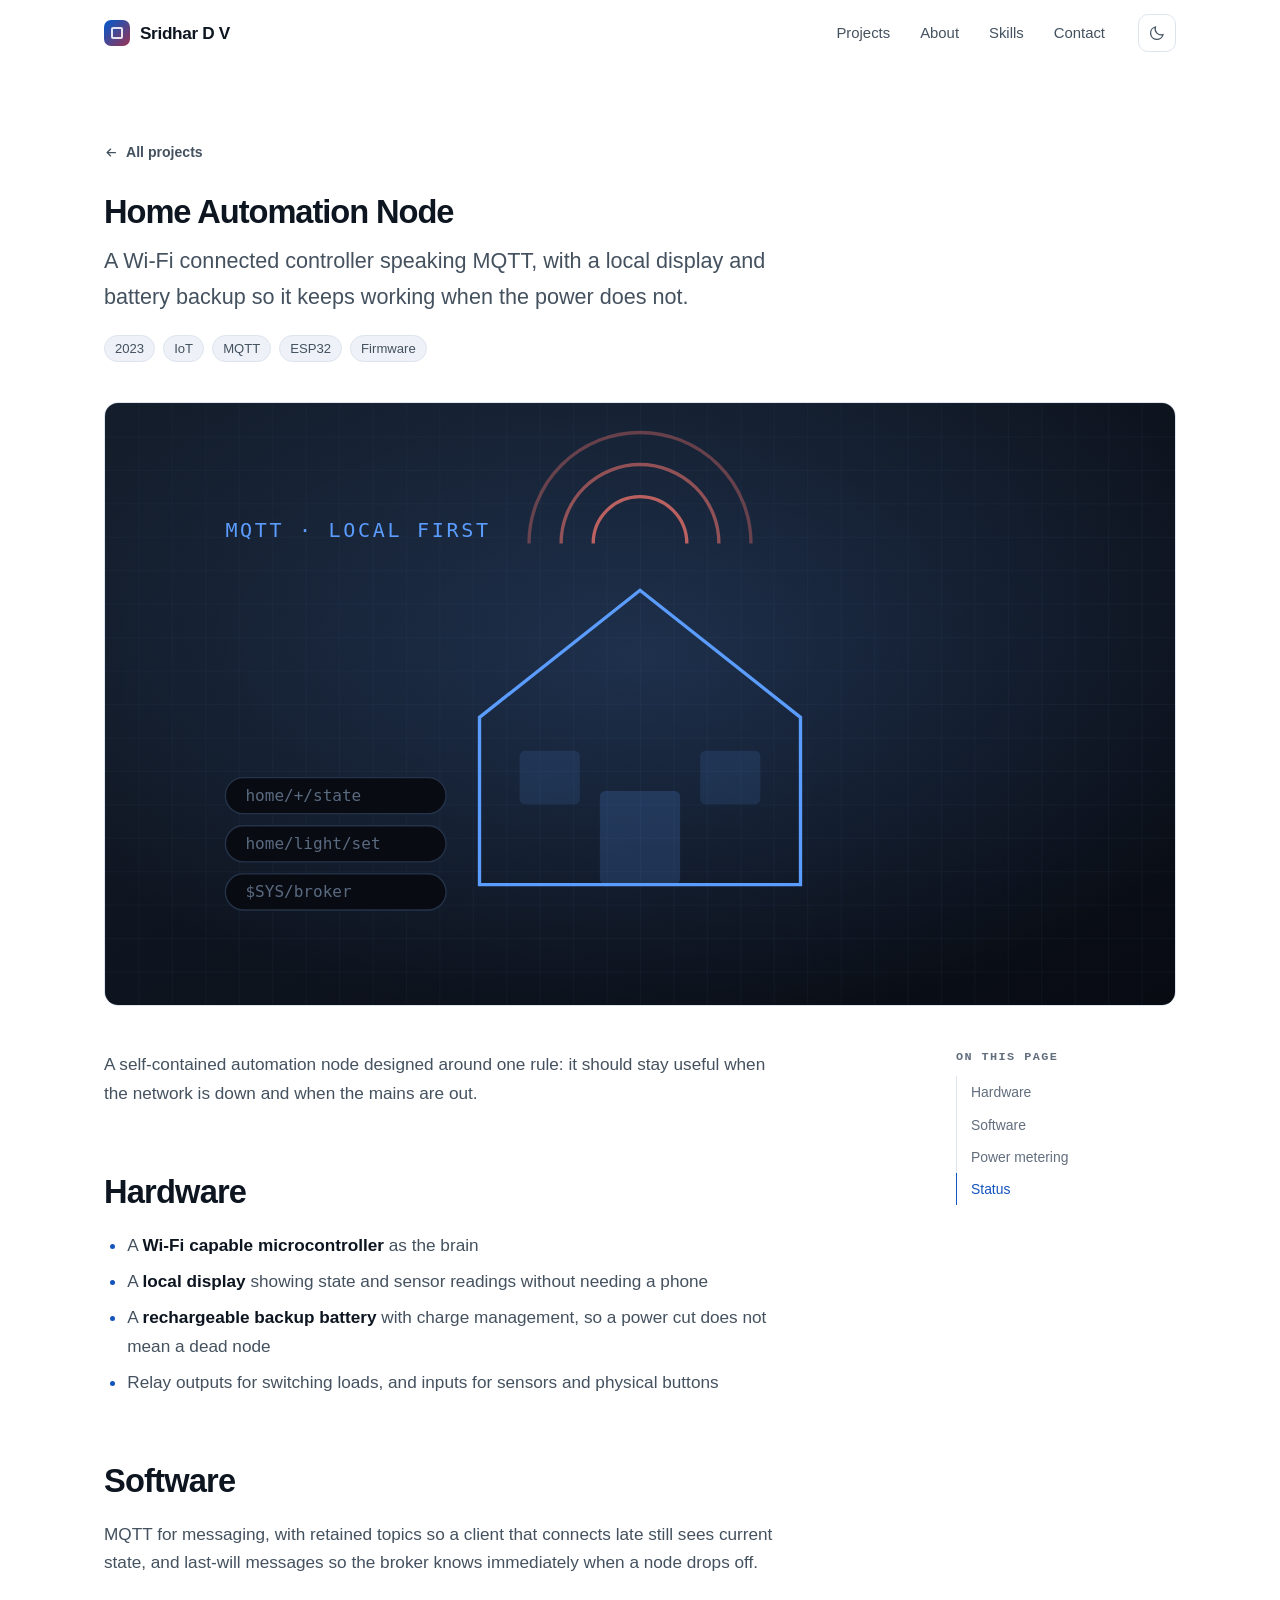
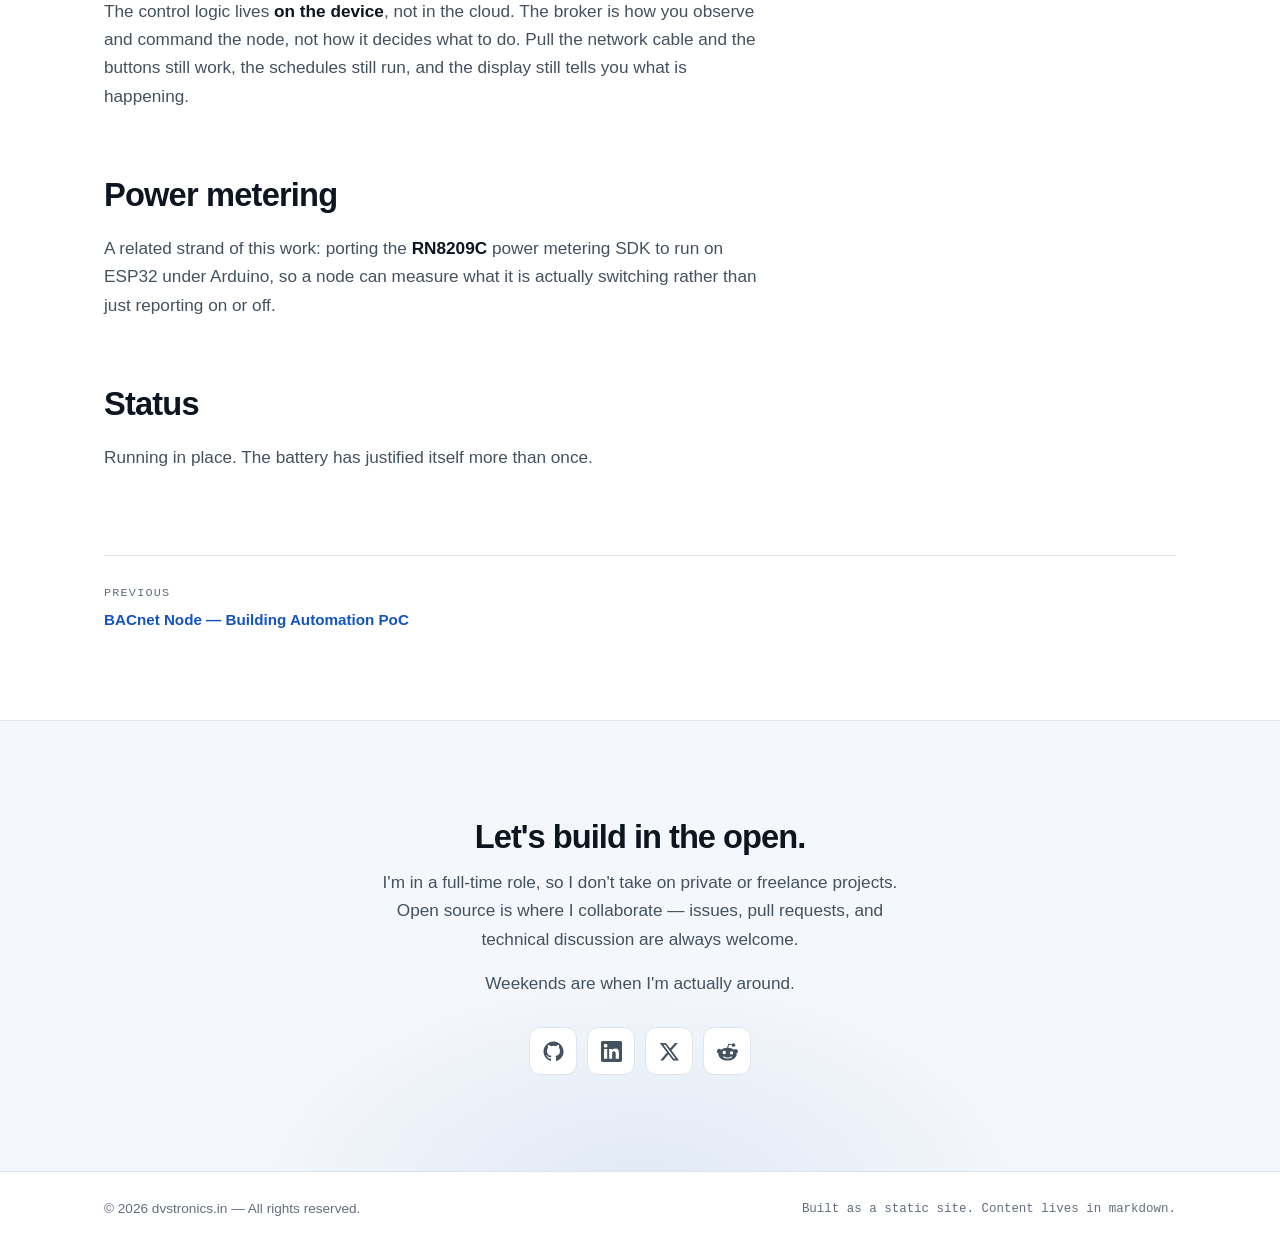
<file: projects/home-automation/index.html>
<!DOCTYPE html>
<!-- Generated by tools/build.py from index.md in this directory — do not edit by hand. -->
<html lang="en" data-theme="dark" data-root="../../" data-project="home-automation">
<head>
<meta charset="utf-8">
<meta name="viewport" content="width=device-width, initial-scale=1">
<title>Home Automation Node — Sridhar D V</title>
<meta name="description" content="A Wi-Fi connected controller speaking MQTT, with a local display and battery backup so it keeps working when the power does not.">
<meta name="author" content="Sridhar D V">
<link rel="canonical" href="https://profile.dvstronics.in/projects/home-automation/">

<meta property="og:type" content="article">
<meta property="og:title" content="Home Automation Node">
<meta property="og:description" content="A Wi-Fi connected controller speaking MQTT, with a local display and battery backup so it keeps working when the power does not.">
<meta property="og:url" content="https://profile.dvstronics.in/projects/home-automation/">
<meta property="og:site_name" content="Sridhar D V">
<meta property="og:image" content="https://profile.dvstronics.in/assets/img/avatar.jpg">
<meta property="og:image:width" content="720">
<meta property="og:image:height" content="720">
<meta property="og:image:alt" content="Portrait of Sridhar D V">
<meta name="twitter:card" content="summary">
<meta name="twitter:creator" content="@SRIDHARDV">

<!-- Small sizes use the logo's central plaque on its own: the full mark, with
     its radiating bars, is an unreadable smudge below about 48px. -->
<link rel="icon" href="../../assets/img/favicon.ico" sizes="any">
<link rel="icon" type="image/png" sizes="16x16" href="../../assets/img/favicon-16.png">
<link rel="icon" type="image/png" sizes="32x32" href="../../assets/img/favicon-32.png">
<link rel="icon" type="image/png" sizes="48x48" href="../../assets/img/favicon-48.png">
<link rel="apple-touch-icon" href="../../assets/img/apple-touch-icon.png">
<link rel="manifest" href="../../site.webmanifest">
<link rel="stylesheet" href="../../assets/css/style.css">
<script>
  // Apply saved theme before first paint to avoid a flash.
  try {
    var t = localStorage.getItem('theme');
    if (t) document.documentElement.setAttribute('data-theme', t);
    else if (window.matchMedia('(prefers-color-scheme: light)').matches)
      document.documentElement.setAttribute('data-theme', 'light');
  } catch (e) {}
</script>
</head>
<body>

<a class="skip-link" href="#main">Skip to content</a>

<header class="site-header" id="siteHeader">
  <div class="wrap header-inner">
    <a class="brand" href="../../">
      <span class="brand-mark" aria-hidden="true"></span>
      <span class="brand-text" data-field="name">Sridhar D V</span>
    </a>
    <nav class="site-nav" aria-label="Primary">
      <a href="../../#projects">Projects</a>
      <a href="../../#about">About</a>
      <a href="../../#skills">Skills</a>
      <a href="../../#contact">Contact</a>
    </nav>
    <button class="theme-toggle" id="themeToggle" type="button" aria-label="Switch colour theme">
      <svg class="icon-sun" viewBox="0 0 24 24" aria-hidden="true"><circle cx="12" cy="12" r="4.2"/><g stroke-linecap="round"><path d="M12 2.6v2.4M12 19v2.4M4.2 12H1.8M22.2 12h-2.4M6.3 6.3 4.6 4.6M19.4 19.4l-1.7-1.7M17.7 6.3l1.7-1.7M4.6 19.4l1.7-1.7"/></g></svg>
      <svg class="icon-moon" viewBox="0 0 24 24" aria-hidden="true"><path d="M20 14.2A8.2 8.2 0 0 1 9.8 4a8.4 8.4 0 1 0 10.2 10.2z"/></svg>
    </button>
  </div>
</header>

<main id="main">
  <div id="detailMain">
    <section class="detail-head">
      <div class="wrap">
        <a class="back-link" href="../../#projects">
          <svg viewBox="0 0 24 24" aria-hidden="true"><path d="M19 12H6M11 6l-6 6 6 6"/></svg>
          All projects
        </a>
        <h1 class="detail-title" id="detailTitle">Home Automation Node</h1>
        <p class="detail-summary" id="detailSummary">A Wi-Fi connected controller speaking MQTT, with a local display and battery backup so it keeps working when the power does not.</p>
        <div class="detail-meta" id="detailMeta"><span class="chip">2023</span><span class="chip">IoT</span><span class="chip">MQTT</span><span class="chip">ESP32</span><span class="chip">Firmware</span></div>
      </div>
    </section>

    <div class="wrap">
      <div class="detail-hero" id="detailHero"><img src="../../assets/img/projects/home-automation.svg" alt="" onerror="this.closest('.detail-hero').remove()"></div>

      <div class="detail-layout">
        <article class="prose" id="projectBody">
          <p>A self-contained automation node designed around one rule: it should stay useful when the network is down and when the mains are out.</p>
          <h2 id="hardware">Hardware</h2>
          <ul>
            <li>A <strong>Wi-Fi capable microcontroller</strong> as the brain</li>
            <li>A <strong>local display</strong> showing state and sensor readings without needing a phone</li>
            <li>A <strong>rechargeable backup battery</strong> with charge management, so a power cut does not mean a dead node</li>
            <li>Relay outputs for switching loads, and inputs for sensors and physical buttons</li>
          </ul>
          <h2 id="software">Software</h2>
          <p>MQTT for messaging, with retained topics so a client that connects late still sees current state, and last-will messages so the broker knows immediately when a node drops off.</p>
          <p>The control logic lives <strong>on the device</strong>, not in the cloud. The broker is how you observe and command the node, not how it decides what to do. Pull the network cable and the buttons still work, the schedules still run, and the display still tells you what is happening.</p>
          <h2 id="power-metering">Power metering</h2>
          <p>A related strand of this work: porting the <strong>RN8209C</strong> power metering SDK to run on ESP32 under Arduino, so a node can measure what it is actually switching rather than just reporting on or off.</p>
          <h2 id="status">Status</h2>
          <p>Running in place. The battery has justified itself more than once.</p>
        </article>
        <aside class="toc" id="toc">
          <h4>On this page</h4>
          <ul id="tocList">
            <li><a href="#hardware">Hardware</a></li>
            <li><a href="#software">Software</a></li>
            <li><a href="#power-metering">Power metering</a></li>
            <li><a href="#status">Status</a></li>
          </ul>
        </aside>
      </div>

      <nav class="detail-nav" id="detailNav" aria-label="More projects">
        <a href="../bacnet-node/"><div><span>Previous</span>BACnet Node — Building Automation PoC</div></a>
      </nav>
    </div>
  </div>

  <section class="section section-contact" style="margin-top:clamp(48px,7vw,88px)">
    <div class="wrap contact-inner">
      <h2 class="contact-title" id="contactHeading">Let&#x27;s build in the open.</h2>
      <div class="contact-lede" id="contactBody"></div>
      <ul class="socials socials-lg" id="socialsFooter" aria-label="Profiles elsewhere"></ul>
    </div>
  </section>
</main>

<footer class="site-footer">
  <div class="wrap footer-inner">
    <p>&copy; <span id="year"></span> dvstronics.in — All rights reserved.</p>
    <p class="footer-note">Built as a static site. Content lives in markdown.</p>
  </div>
</footer>

<!-- The article above is fully static. marked is still loaded because the footer
     contact block is hydrated live from profile.md, so editing the
     profile does not require regenerating every project page. -->
<script src="../../assets/js/marked.min.js"></script>
<script src="../../assets/js/app.js"></script>
</body>
</html>
</file>
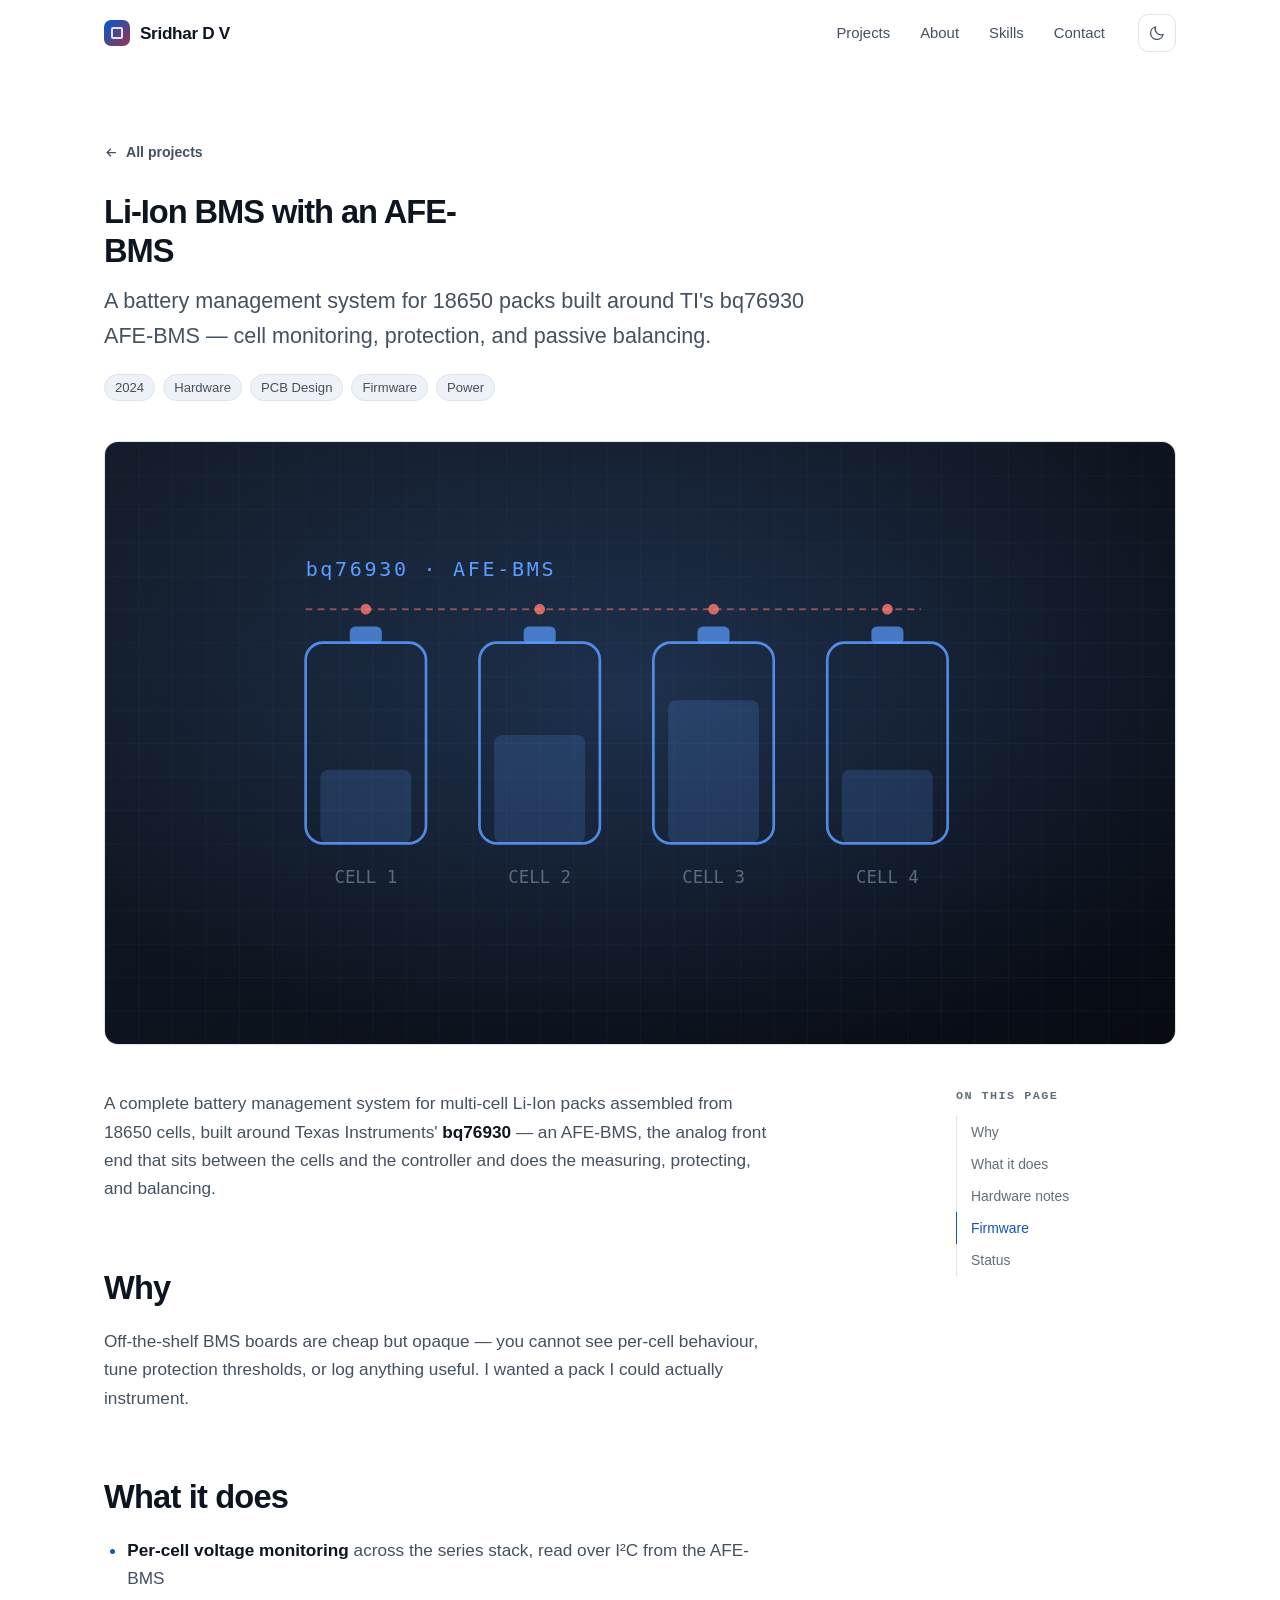
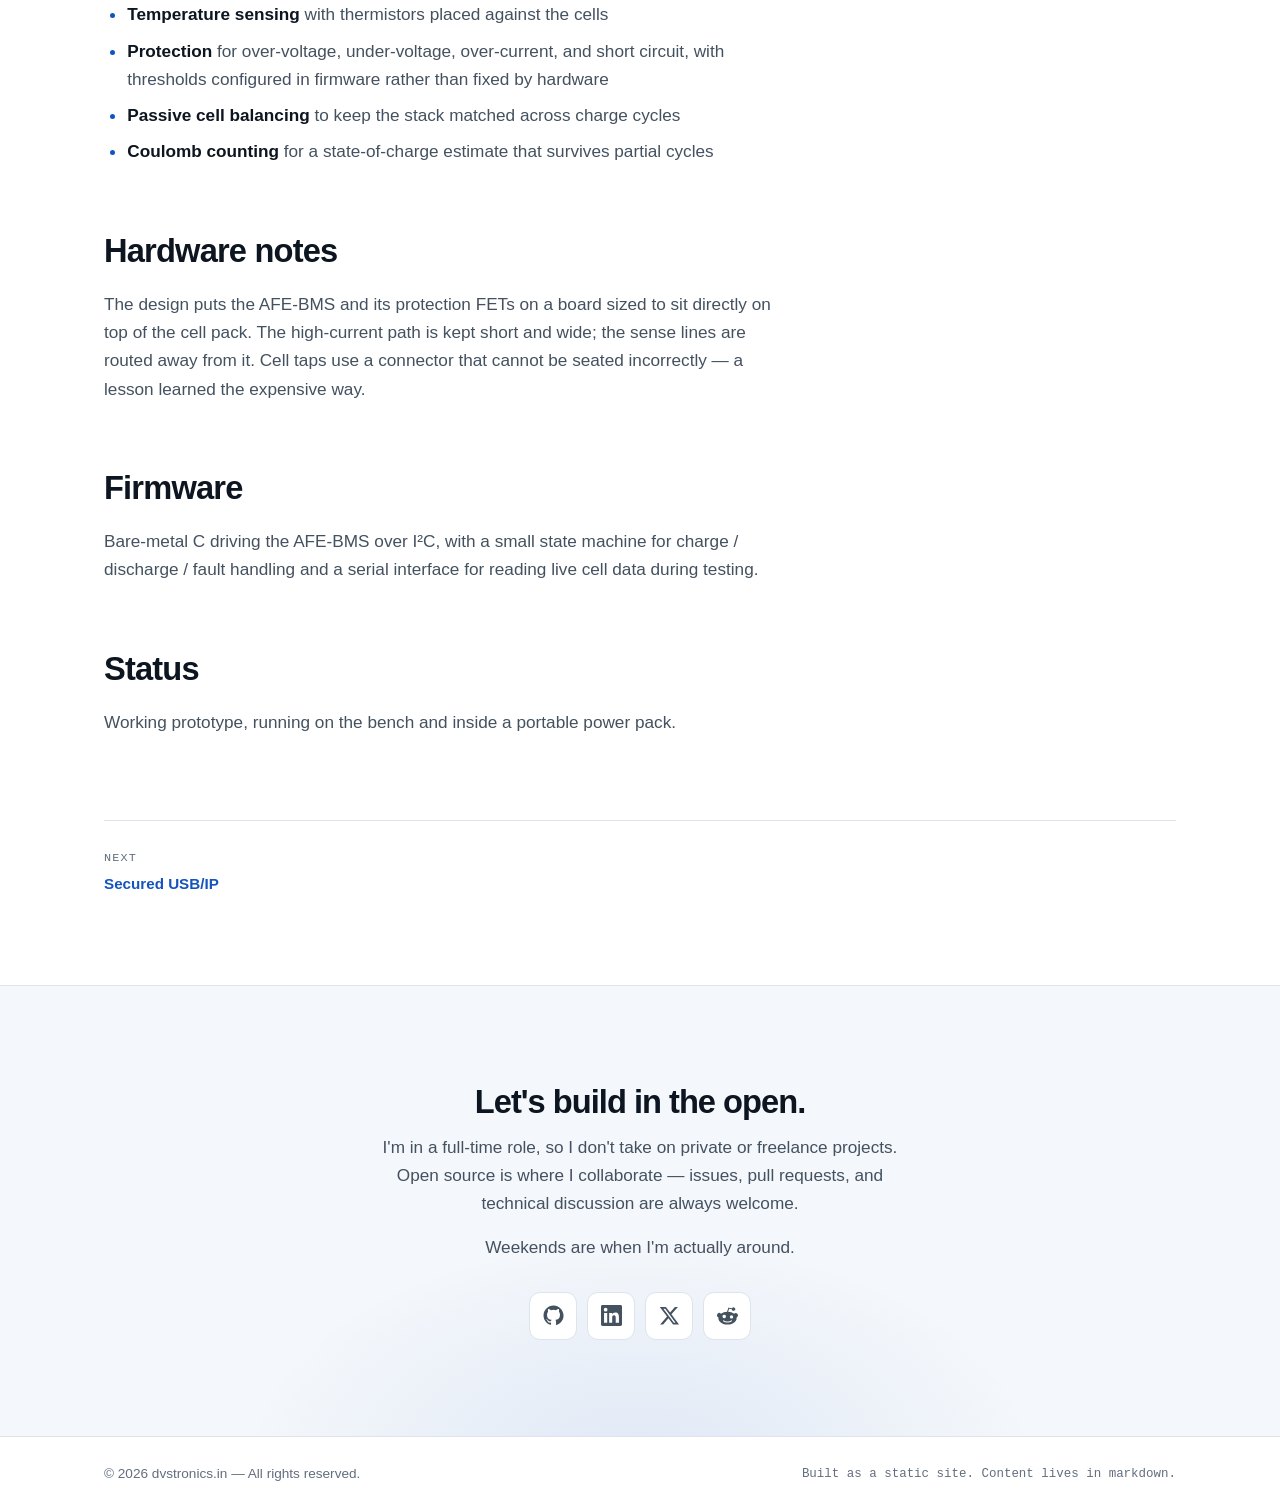
<file: projects/li-ion-bms/index.html>
<!DOCTYPE html>
<!-- Generated by tools/build.py from index.md in this directory — do not edit by hand. -->
<html lang="en" data-theme="dark" data-root="../../" data-project="li-ion-bms">
<head>
<meta charset="utf-8">
<meta name="viewport" content="width=device-width, initial-scale=1">
<title>Li-Ion BMS with an AFE-BMS — Sridhar D V</title>
<meta name="description" content="A battery management system for 18650 packs built around TI&#x27;s bq76930 AFE-BMS — cell monitoring, protection, and passive balancing.">
<meta name="author" content="Sridhar D V">
<link rel="canonical" href="https://profile.dvstronics.in/projects/li-ion-bms/">

<meta property="og:type" content="article">
<meta property="og:title" content="Li-Ion BMS with an AFE-BMS">
<meta property="og:description" content="A battery management system for 18650 packs built around TI&#x27;s bq76930 AFE-BMS — cell monitoring, protection, and passive balancing.">
<meta property="og:url" content="https://profile.dvstronics.in/projects/li-ion-bms/">
<meta property="og:site_name" content="Sridhar D V">
<meta property="og:image" content="https://profile.dvstronics.in/assets/img/avatar.jpg">
<meta property="og:image:width" content="720">
<meta property="og:image:height" content="720">
<meta property="og:image:alt" content="Portrait of Sridhar D V">
<meta name="twitter:card" content="summary">
<meta name="twitter:creator" content="@SRIDHARDV">

<!-- Small sizes use the logo's central plaque on its own: the full mark, with
     its radiating bars, is an unreadable smudge below about 48px. -->
<link rel="icon" href="../../assets/img/favicon.ico" sizes="any">
<link rel="icon" type="image/png" sizes="16x16" href="../../assets/img/favicon-16.png">
<link rel="icon" type="image/png" sizes="32x32" href="../../assets/img/favicon-32.png">
<link rel="icon" type="image/png" sizes="48x48" href="../../assets/img/favicon-48.png">
<link rel="apple-touch-icon" href="../../assets/img/apple-touch-icon.png">
<link rel="manifest" href="../../site.webmanifest">
<link rel="stylesheet" href="../../assets/css/style.css">
<script>
  // Apply saved theme before first paint to avoid a flash.
  try {
    var t = localStorage.getItem('theme');
    if (t) document.documentElement.setAttribute('data-theme', t);
    else if (window.matchMedia('(prefers-color-scheme: light)').matches)
      document.documentElement.setAttribute('data-theme', 'light');
  } catch (e) {}
</script>
</head>
<body>

<a class="skip-link" href="#main">Skip to content</a>

<header class="site-header" id="siteHeader">
  <div class="wrap header-inner">
    <a class="brand" href="../../">
      <span class="brand-mark" aria-hidden="true"></span>
      <span class="brand-text" data-field="name">Sridhar D V</span>
    </a>
    <nav class="site-nav" aria-label="Primary">
      <a href="../../#projects">Projects</a>
      <a href="../../#about">About</a>
      <a href="../../#skills">Skills</a>
      <a href="../../#contact">Contact</a>
    </nav>
    <button class="theme-toggle" id="themeToggle" type="button" aria-label="Switch colour theme">
      <svg class="icon-sun" viewBox="0 0 24 24" aria-hidden="true"><circle cx="12" cy="12" r="4.2"/><g stroke-linecap="round"><path d="M12 2.6v2.4M12 19v2.4M4.2 12H1.8M22.2 12h-2.4M6.3 6.3 4.6 4.6M19.4 19.4l-1.7-1.7M17.7 6.3l1.7-1.7M4.6 19.4l1.7-1.7"/></g></svg>
      <svg class="icon-moon" viewBox="0 0 24 24" aria-hidden="true"><path d="M20 14.2A8.2 8.2 0 0 1 9.8 4a8.4 8.4 0 1 0 10.2 10.2z"/></svg>
    </button>
  </div>
</header>

<main id="main">
  <div id="detailMain">
    <section class="detail-head">
      <div class="wrap">
        <a class="back-link" href="../../#projects">
          <svg viewBox="0 0 24 24" aria-hidden="true"><path d="M19 12H6M11 6l-6 6 6 6"/></svg>
          All projects
        </a>
        <h1 class="detail-title" id="detailTitle">Li-Ion BMS with an AFE-BMS</h1>
        <p class="detail-summary" id="detailSummary">A battery management system for 18650 packs built around TI&#x27;s bq76930 AFE-BMS — cell monitoring, protection, and passive balancing.</p>
        <div class="detail-meta" id="detailMeta"><span class="chip">2024</span><span class="chip">Hardware</span><span class="chip">PCB Design</span><span class="chip">Firmware</span><span class="chip">Power</span></div>
      </div>
    </section>

    <div class="wrap">
      <div class="detail-hero" id="detailHero"><img src="../../assets/img/projects/li-ion-bms.svg" alt="" onerror="this.closest('.detail-hero').remove()"></div>

      <div class="detail-layout">
        <article class="prose" id="projectBody">
          <p>A complete battery management system for multi-cell Li-Ion packs assembled from 18650 cells, built around Texas Instruments&#x27; <strong>bq76930</strong> — an AFE-BMS, the analog front end that sits between the cells and the controller and does the measuring, protecting, and balancing.</p>
          <h2 id="why">Why</h2>
          <p>Off-the-shelf BMS boards are cheap but opaque — you cannot see per-cell behaviour, tune protection thresholds, or log anything useful. I wanted a pack I could actually instrument.</p>
          <h2 id="what-it-does">What it does</h2>
          <ul>
            <li><strong>Per-cell voltage monitoring</strong> across the series stack, read over I²C from the AFE-BMS</li>
            <li><strong>Temperature sensing</strong> with thermistors placed against the cells</li>
            <li><strong>Protection</strong> for over-voltage, under-voltage, over-current, and short circuit, with thresholds configured in firmware rather than fixed by hardware</li>
            <li><strong>Passive cell balancing</strong> to keep the stack matched across charge cycles</li>
            <li><strong>Coulomb counting</strong> for a state-of-charge estimate that survives partial cycles</li>
          </ul>
          <h2 id="hardware-notes">Hardware notes</h2>
          <p>The design puts the AFE-BMS and its protection FETs on a board sized to sit directly on top of the cell pack. The high-current path is kept short and wide; the sense lines are routed away from it. Cell taps use a connector that cannot be seated incorrectly — a lesson learned the expensive way.</p>
          <h2 id="firmware">Firmware</h2>
          <p>Bare-metal C driving the AFE-BMS over I²C, with a small state machine for charge / discharge / fault handling and a serial interface for reading live cell data during testing.</p>
          <h2 id="status">Status</h2>
          <p>Working prototype, running on the bench and inside a portable power pack.</p>
        </article>
        <aside class="toc" id="toc">
          <h4>On this page</h4>
          <ul id="tocList">
            <li><a href="#why">Why</a></li>
            <li><a href="#what-it-does">What it does</a></li>
            <li><a href="#hardware-notes">Hardware notes</a></li>
            <li><a href="#firmware">Firmware</a></li>
            <li><a href="#status">Status</a></li>
          </ul>
        </aside>
      </div>

      <nav class="detail-nav" id="detailNav" aria-label="More projects">
        <a href="../secured-usbip/"><div><span>Next</span>Secured USB/IP</div></a>
      </nav>
    </div>
  </div>

  <section class="section section-contact" style="margin-top:clamp(48px,7vw,88px)">
    <div class="wrap contact-inner">
      <h2 class="contact-title" id="contactHeading">Let&#x27;s build in the open.</h2>
      <div class="contact-lede" id="contactBody"></div>
      <ul class="socials socials-lg" id="socialsFooter" aria-label="Profiles elsewhere"></ul>
    </div>
  </section>
</main>

<footer class="site-footer">
  <div class="wrap footer-inner">
    <p>&copy; <span id="year"></span> dvstronics.in — All rights reserved.</p>
    <p class="footer-note">Built as a static site. Content lives in markdown.</p>
  </div>
</footer>

<!-- The article above is fully static. marked is still loaded because the footer
     contact block is hydrated live from profile.md, so editing the
     profile does not require regenerating every project page. -->
<script src="../../assets/js/marked.min.js"></script>
<script src="../../assets/js/app.js"></script>
</body>
</html>
</file>
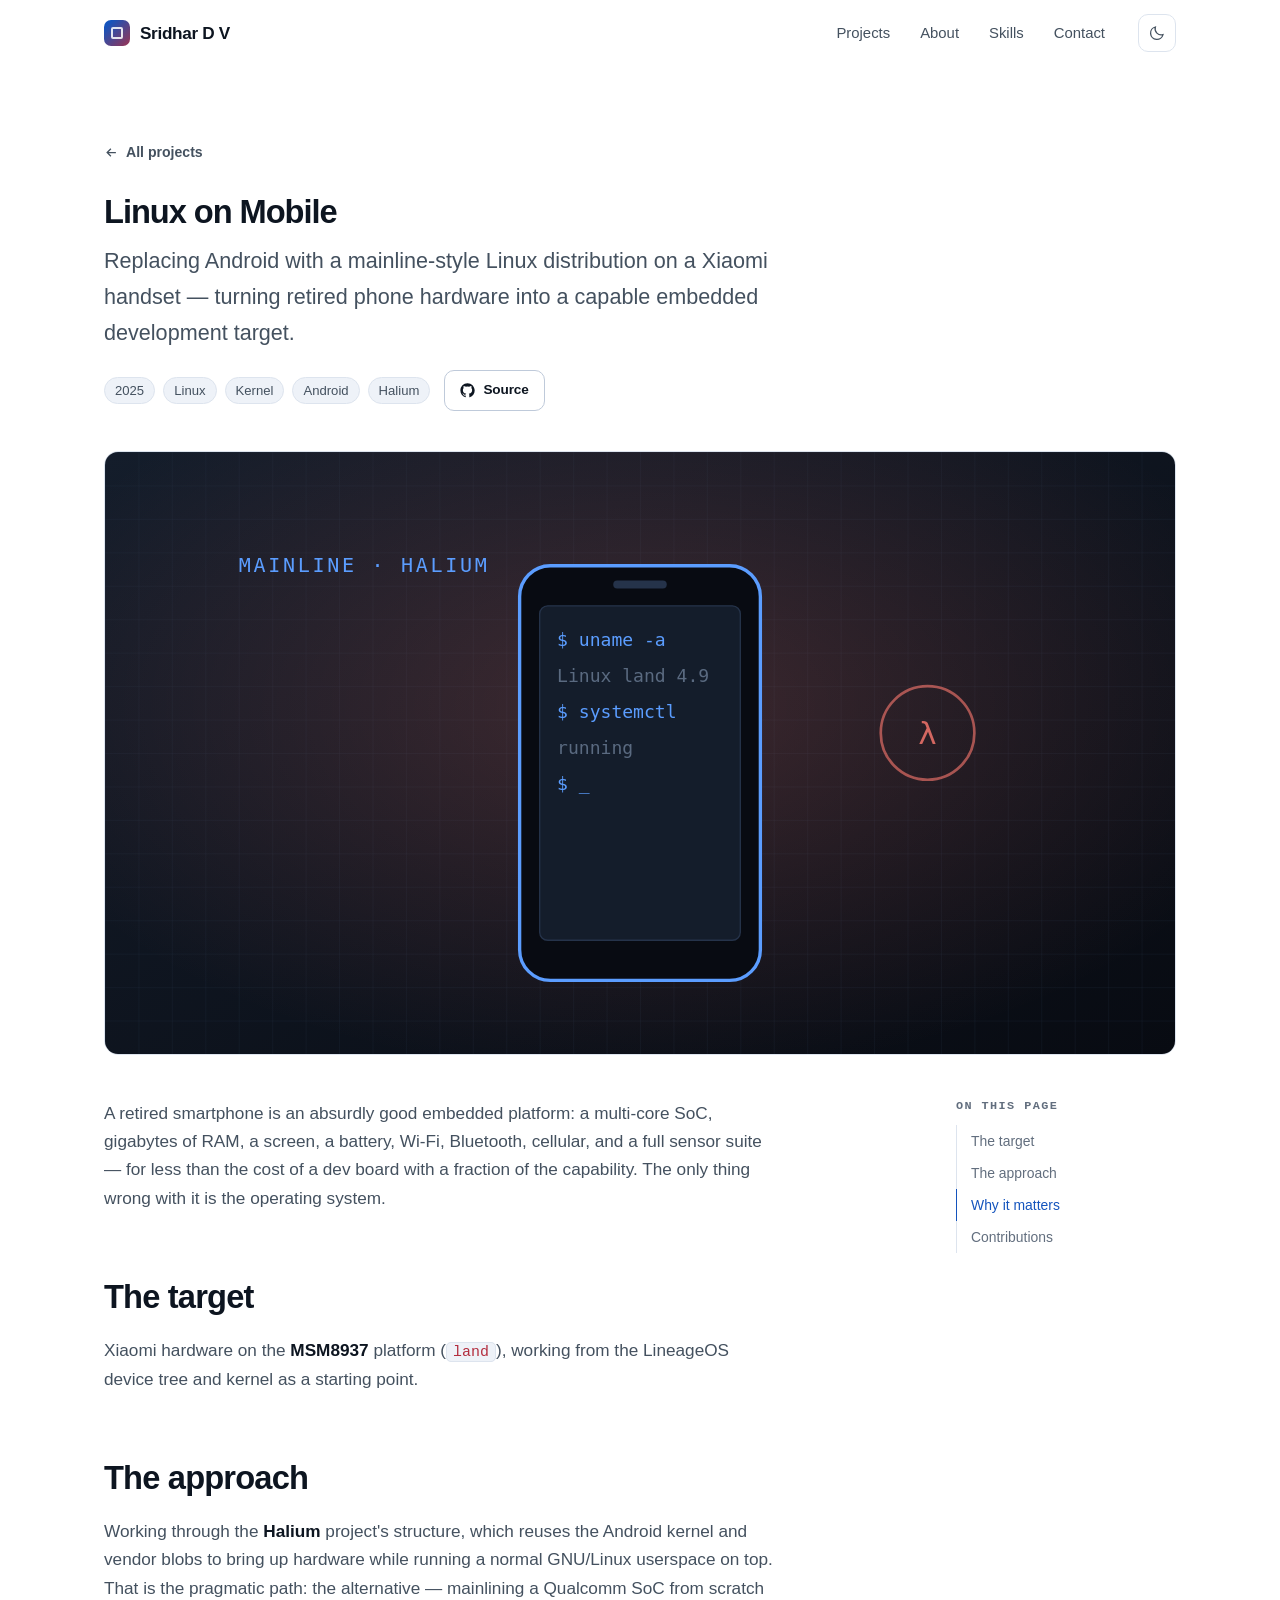
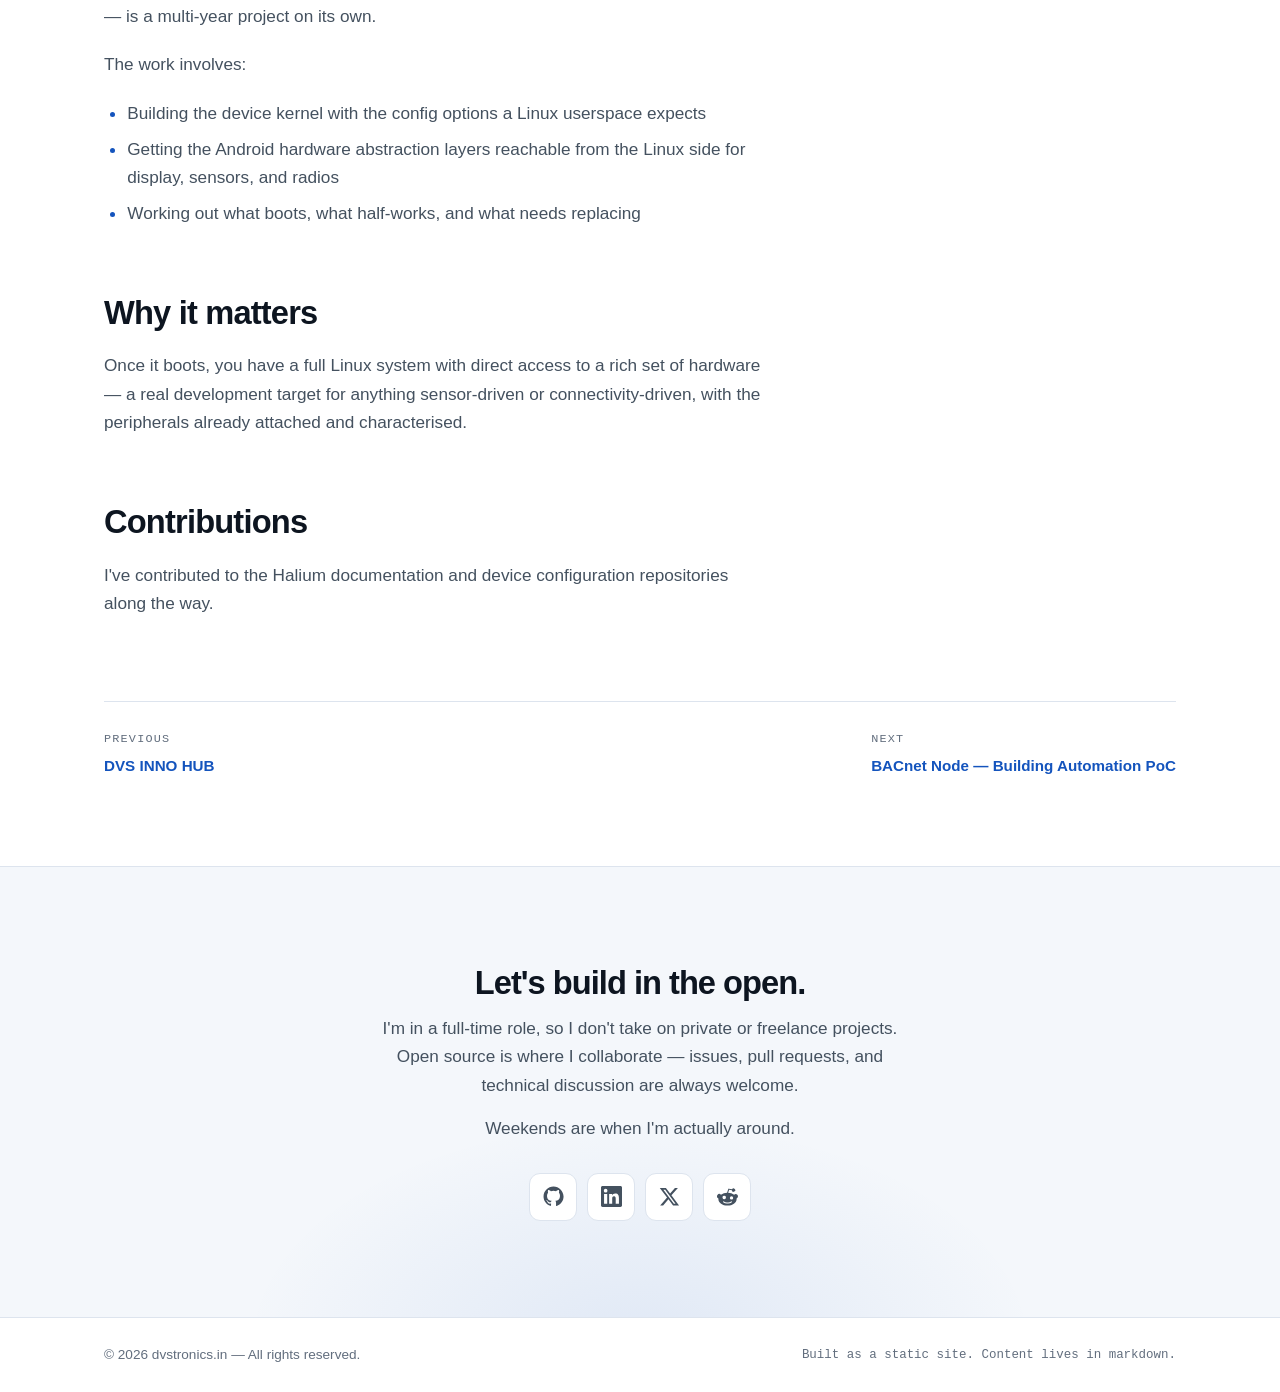
<file: projects/linux-on-mobile/index.html>
<!DOCTYPE html>
<!-- Generated by tools/build.py from index.md in this directory — do not edit by hand. -->
<html lang="en" data-theme="dark" data-root="../../" data-project="linux-on-mobile">
<head>
<meta charset="utf-8">
<meta name="viewport" content="width=device-width, initial-scale=1">
<title>Linux on Mobile — Sridhar D V</title>
<meta name="description" content="Replacing Android with a mainline-style Linux distribution on a Xiaomi handset — turning retired phone hardware into a capable embedded development target.">
<meta name="author" content="Sridhar D V">
<link rel="canonical" href="https://profile.dvstronics.in/projects/linux-on-mobile/">

<meta property="og:type" content="article">
<meta property="og:title" content="Linux on Mobile">
<meta property="og:description" content="Replacing Android with a mainline-style Linux distribution on a Xiaomi handset — turning retired phone hardware into a capable embedded development target.">
<meta property="og:url" content="https://profile.dvstronics.in/projects/linux-on-mobile/">
<meta property="og:site_name" content="Sridhar D V">
<meta property="og:image" content="https://profile.dvstronics.in/assets/img/avatar.jpg">
<meta property="og:image:width" content="720">
<meta property="og:image:height" content="720">
<meta property="og:image:alt" content="Portrait of Sridhar D V">
<meta name="twitter:card" content="summary">
<meta name="twitter:creator" content="@SRIDHARDV">

<!-- Small sizes use the logo's central plaque on its own: the full mark, with
     its radiating bars, is an unreadable smudge below about 48px. -->
<link rel="icon" href="../../assets/img/favicon.ico" sizes="any">
<link rel="icon" type="image/png" sizes="16x16" href="../../assets/img/favicon-16.png">
<link rel="icon" type="image/png" sizes="32x32" href="../../assets/img/favicon-32.png">
<link rel="icon" type="image/png" sizes="48x48" href="../../assets/img/favicon-48.png">
<link rel="apple-touch-icon" href="../../assets/img/apple-touch-icon.png">
<link rel="manifest" href="../../site.webmanifest">
<link rel="stylesheet" href="../../assets/css/style.css">
<script>
  // Apply saved theme before first paint to avoid a flash.
  try {
    var t = localStorage.getItem('theme');
    if (t) document.documentElement.setAttribute('data-theme', t);
    else if (window.matchMedia('(prefers-color-scheme: light)').matches)
      document.documentElement.setAttribute('data-theme', 'light');
  } catch (e) {}
</script>
</head>
<body>

<a class="skip-link" href="#main">Skip to content</a>

<header class="site-header" id="siteHeader">
  <div class="wrap header-inner">
    <a class="brand" href="../../">
      <span class="brand-mark" aria-hidden="true"></span>
      <span class="brand-text" data-field="name">Sridhar D V</span>
    </a>
    <nav class="site-nav" aria-label="Primary">
      <a href="../../#projects">Projects</a>
      <a href="../../#about">About</a>
      <a href="../../#skills">Skills</a>
      <a href="../../#contact">Contact</a>
    </nav>
    <button class="theme-toggle" id="themeToggle" type="button" aria-label="Switch colour theme">
      <svg class="icon-sun" viewBox="0 0 24 24" aria-hidden="true"><circle cx="12" cy="12" r="4.2"/><g stroke-linecap="round"><path d="M12 2.6v2.4M12 19v2.4M4.2 12H1.8M22.2 12h-2.4M6.3 6.3 4.6 4.6M19.4 19.4l-1.7-1.7M17.7 6.3l1.7-1.7M4.6 19.4l1.7-1.7"/></g></svg>
      <svg class="icon-moon" viewBox="0 0 24 24" aria-hidden="true"><path d="M20 14.2A8.2 8.2 0 0 1 9.8 4a8.4 8.4 0 1 0 10.2 10.2z"/></svg>
    </button>
  </div>
</header>

<main id="main">
  <div id="detailMain">
    <section class="detail-head">
      <div class="wrap">
        <a class="back-link" href="../../#projects">
          <svg viewBox="0 0 24 24" aria-hidden="true"><path d="M19 12H6M11 6l-6 6 6 6"/></svg>
          All projects
        </a>
        <h1 class="detail-title" id="detailTitle">Linux on Mobile</h1>
        <p class="detail-summary" id="detailSummary">Replacing Android with a mainline-style Linux distribution on a Xiaomi handset — turning retired phone hardware into a capable embedded development target.</p>
        <div class="detail-meta" id="detailMeta"><span class="chip">2025</span><span class="chip">Linux</span><span class="chip">Kernel</span><span class="chip">Android</span><span class="chip">Halium</span><a class="btn btn-ghost btn-sm" href="https://github.com/SRIDHARDV/halium-devices" target="_blank" rel="noopener noreferrer"><svg viewBox="0 0 24 24" width="15" height="15" fill="currentColor" aria-hidden="true"><path d="M12 .5C5.7.5.6 5.6.6 11.9c0 5 3.3 9.3 7.8 10.8.6.1.8-.2.8-.6v-2c-3.2.7-3.9-1.5-3.9-1.5-.5-1.3-1.3-1.7-1.3-1.7-1-.7.1-.7.1-.7 1.1.1 1.7 1.2 1.7 1.2 1 1.8 2.7 1.3 3.4 1 .1-.7.4-1.3.7-1.6-2.6-.3-5.3-1.3-5.3-5.8 0-1.3.5-2.3 1.2-3.2-.1-.3-.5-1.5.1-3.1 0 0 1-.3 3.2 1.2a11 11 0 0 1 5.8 0c2.2-1.5 3.2-1.2 3.2-1.2.6 1.6.2 2.8.1 3.1.8.9 1.2 1.9 1.2 3.2 0 4.5-2.7 5.5-5.3 5.8.4.4.8 1.1.8 2.2v3.3c0 .4.2.7.8.6 4.6-1.5 7.8-5.8 7.8-10.8C23.4 5.6 18.3.5 12 .5z"/></svg> Source</a></div>
      </div>
    </section>

    <div class="wrap">
      <div class="detail-hero" id="detailHero"><img src="../../assets/img/projects/linux-on-mobile.svg" alt="" onerror="this.closest('.detail-hero').remove()"></div>

      <div class="detail-layout">
        <article class="prose" id="projectBody">
          <p>A retired smartphone is an absurdly good embedded platform: a multi-core SoC, gigabytes of RAM, a screen, a battery, Wi-Fi, Bluetooth, cellular, and a full sensor suite — for less than the cost of a dev board with a fraction of the capability. The only thing wrong with it is the operating system.</p>
          <h2 id="the-target">The target</h2>
          <p>Xiaomi hardware on the <strong>MSM8937</strong> platform (<code>land</code>), working from the LineageOS device tree and kernel as a starting point.</p>
          <h2 id="the-approach">The approach</h2>
          <p>Working through the <strong>Halium</strong> project&#x27;s structure, which reuses the Android kernel and vendor blobs to bring up hardware while running a normal GNU/Linux userspace on top. That is the pragmatic path: the alternative — mainlining a Qualcomm SoC from scratch — is a multi-year project on its own.</p>
          <p>The work involves:</p>
          <ul>
            <li>Building the device kernel with the config options a Linux userspace expects</li>
            <li>Getting the Android hardware abstraction layers reachable from the Linux side for display, sensors, and radios</li>
            <li>Working out what boots, what half-works, and what needs replacing</li>
          </ul>
          <h2 id="why-it-matters">Why it matters</h2>
          <p>Once it boots, you have a full Linux system with direct access to a rich set of hardware — a real development target for anything sensor-driven or connectivity-driven, with the peripherals already attached and characterised.</p>
          <h2 id="contributions">Contributions</h2>
          <p>I&#x27;ve contributed to the Halium documentation and device configuration repositories along the way.</p>
        </article>
        <aside class="toc" id="toc">
          <h4>On this page</h4>
          <ul id="tocList">
            <li><a href="#the-target">The target</a></li>
            <li><a href="#the-approach">The approach</a></li>
            <li><a href="#why-it-matters">Why it matters</a></li>
            <li><a href="#contributions">Contributions</a></li>
          </ul>
        </aside>
      </div>

      <nav class="detail-nav" id="detailNav" aria-label="More projects">
        <a href="../dvs-inno-hub/"><div><span>Previous</span>DVS INNO HUB</div></a>
        <a href="../bacnet-node/"><div><span>Next</span>BACnet Node — Building Automation PoC</div></a>
      </nav>
    </div>
  </div>

  <section class="section section-contact" style="margin-top:clamp(48px,7vw,88px)">
    <div class="wrap contact-inner">
      <h2 class="contact-title" id="contactHeading">Let&#x27;s build in the open.</h2>
      <div class="contact-lede" id="contactBody"></div>
      <ul class="socials socials-lg" id="socialsFooter" aria-label="Profiles elsewhere"></ul>
    </div>
  </section>
</main>

<footer class="site-footer">
  <div class="wrap footer-inner">
    <p>&copy; <span id="year"></span> dvstronics.in — All rights reserved.</p>
    <p class="footer-note">Built as a static site. Content lives in markdown.</p>
  </div>
</footer>

<!-- The article above is fully static. marked is still loaded because the footer
     contact block is hydrated live from profile.md, so editing the
     profile does not require regenerating every project page. -->
<script src="../../assets/js/marked.min.js"></script>
<script src="../../assets/js/app.js"></script>
</body>
</html>
</file>
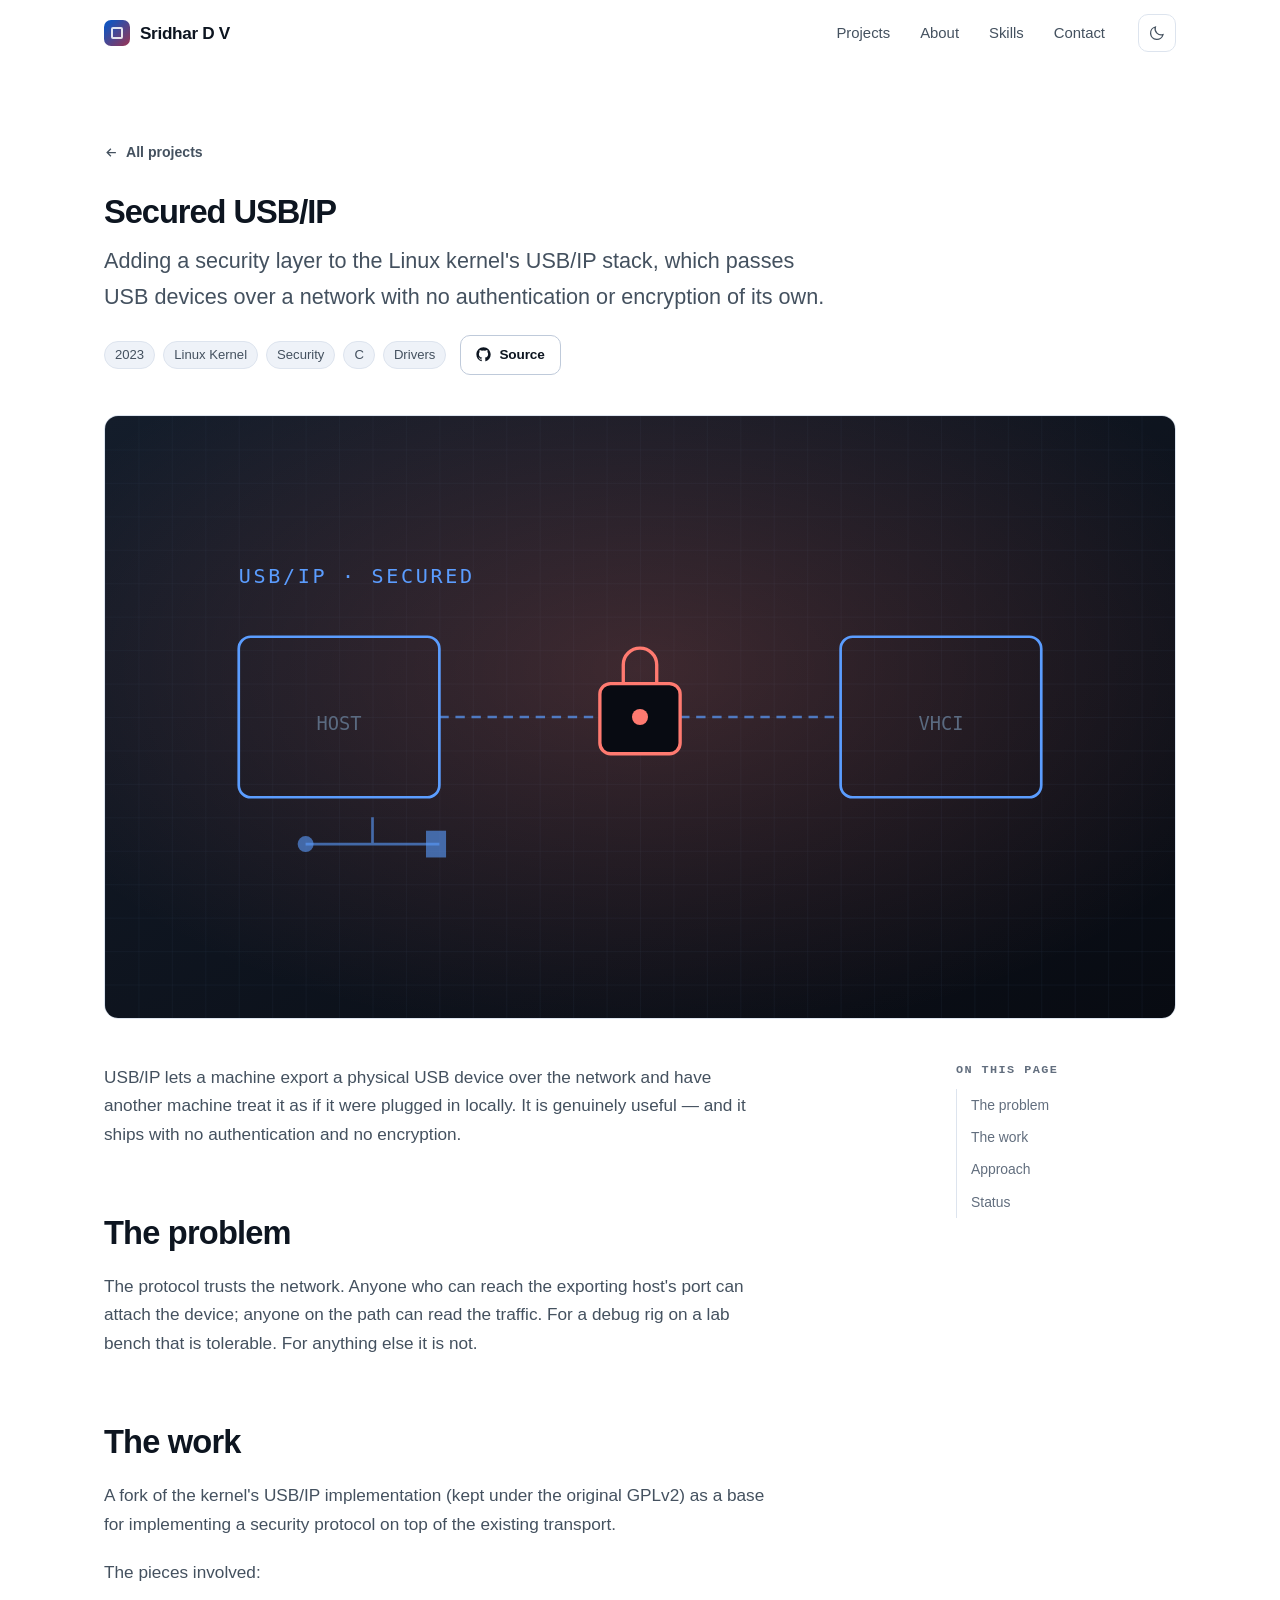
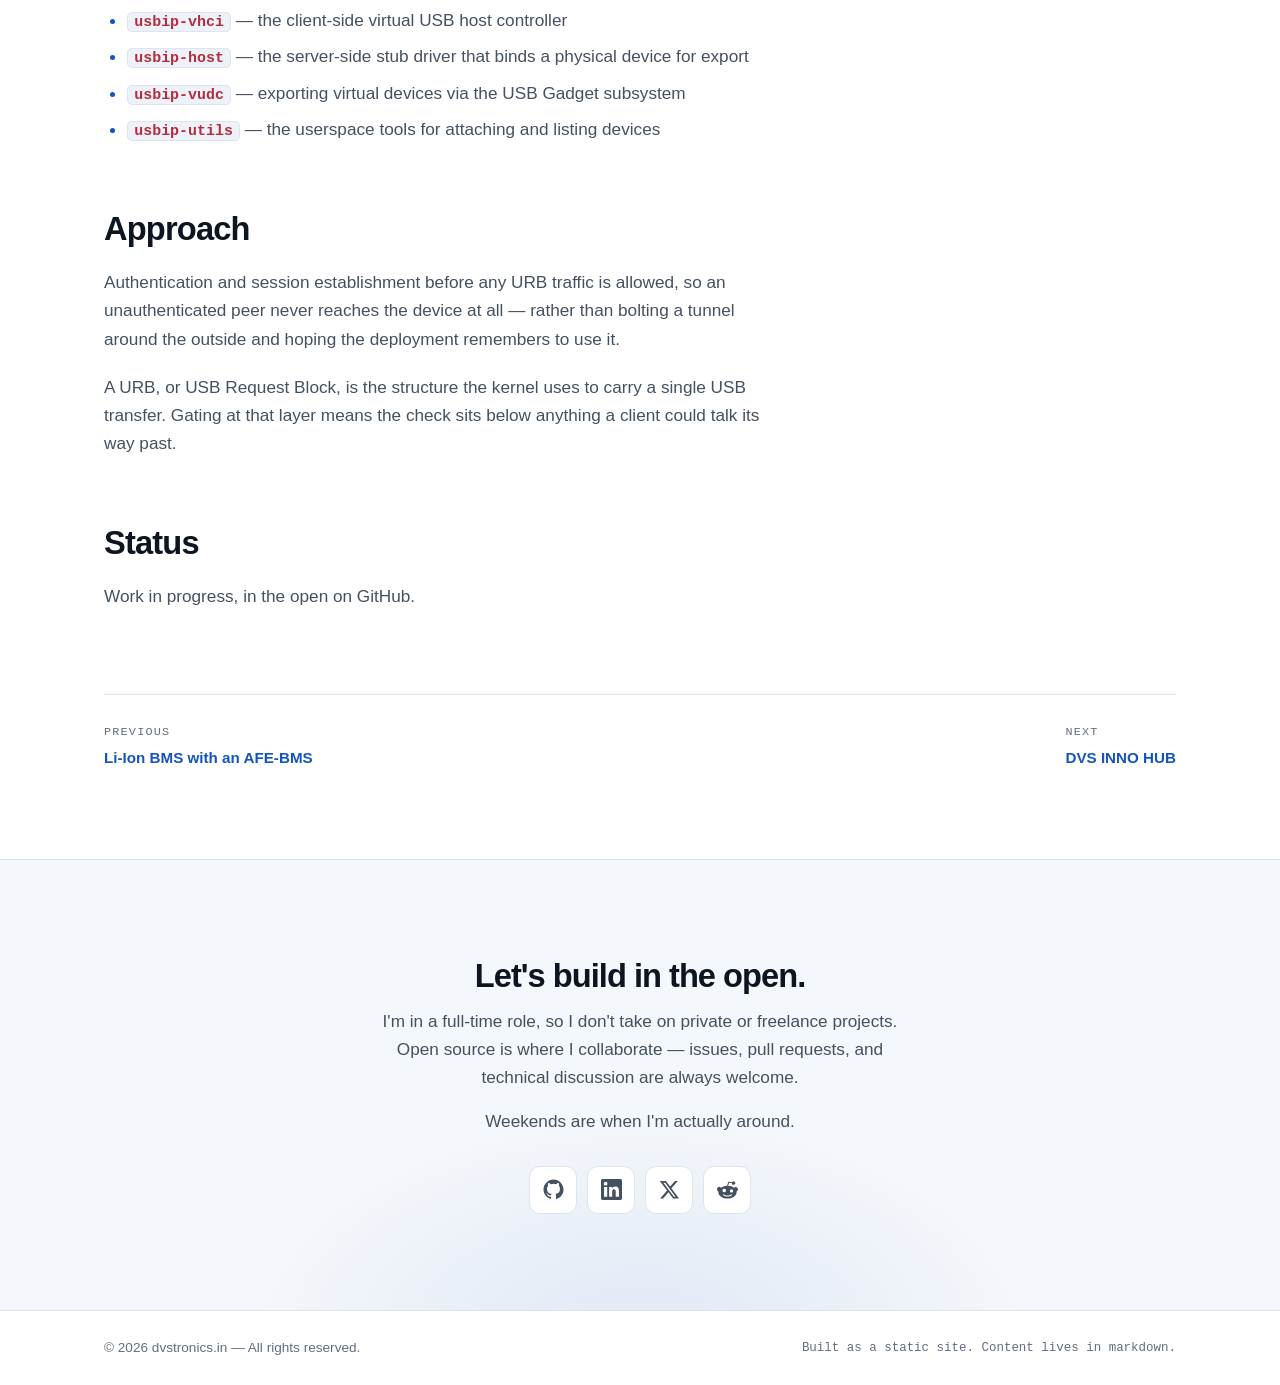
<file: projects/secured-usbip/index.html>
<!DOCTYPE html>
<!-- Generated by tools/build.py from index.md in this directory — do not edit by hand. -->
<html lang="en" data-theme="dark" data-root="../../" data-project="secured-usbip">
<head>
<meta charset="utf-8">
<meta name="viewport" content="width=device-width, initial-scale=1">
<title>Secured USB/IP — Sridhar D V</title>
<meta name="description" content="Adding a security layer to the Linux kernel&#x27;s USB/IP stack, which passes USB devices over a network with no authentication or encryption of its own.">
<meta name="author" content="Sridhar D V">
<link rel="canonical" href="https://profile.dvstronics.in/projects/secured-usbip/">

<meta property="og:type" content="article">
<meta property="og:title" content="Secured USB/IP">
<meta property="og:description" content="Adding a security layer to the Linux kernel&#x27;s USB/IP stack, which passes USB devices over a network with no authentication or encryption of its own.">
<meta property="og:url" content="https://profile.dvstronics.in/projects/secured-usbip/">
<meta property="og:site_name" content="Sridhar D V">
<meta property="og:image" content="https://profile.dvstronics.in/assets/img/avatar.jpg">
<meta property="og:image:width" content="720">
<meta property="og:image:height" content="720">
<meta property="og:image:alt" content="Portrait of Sridhar D V">
<meta name="twitter:card" content="summary">
<meta name="twitter:creator" content="@SRIDHARDV">

<!-- Small sizes use the logo's central plaque on its own: the full mark, with
     its radiating bars, is an unreadable smudge below about 48px. -->
<link rel="icon" href="../../assets/img/favicon.ico" sizes="any">
<link rel="icon" type="image/png" sizes="16x16" href="../../assets/img/favicon-16.png">
<link rel="icon" type="image/png" sizes="32x32" href="../../assets/img/favicon-32.png">
<link rel="icon" type="image/png" sizes="48x48" href="../../assets/img/favicon-48.png">
<link rel="apple-touch-icon" href="../../assets/img/apple-touch-icon.png">
<link rel="manifest" href="../../site.webmanifest">
<link rel="stylesheet" href="../../assets/css/style.css">
<script>
  // Apply saved theme before first paint to avoid a flash.
  try {
    var t = localStorage.getItem('theme');
    if (t) document.documentElement.setAttribute('data-theme', t);
    else if (window.matchMedia('(prefers-color-scheme: light)').matches)
      document.documentElement.setAttribute('data-theme', 'light');
  } catch (e) {}
</script>
</head>
<body>

<a class="skip-link" href="#main">Skip to content</a>

<header class="site-header" id="siteHeader">
  <div class="wrap header-inner">
    <a class="brand" href="../../">
      <span class="brand-mark" aria-hidden="true"></span>
      <span class="brand-text" data-field="name">Sridhar D V</span>
    </a>
    <nav class="site-nav" aria-label="Primary">
      <a href="../../#projects">Projects</a>
      <a href="../../#about">About</a>
      <a href="../../#skills">Skills</a>
      <a href="../../#contact">Contact</a>
    </nav>
    <button class="theme-toggle" id="themeToggle" type="button" aria-label="Switch colour theme">
      <svg class="icon-sun" viewBox="0 0 24 24" aria-hidden="true"><circle cx="12" cy="12" r="4.2"/><g stroke-linecap="round"><path d="M12 2.6v2.4M12 19v2.4M4.2 12H1.8M22.2 12h-2.4M6.3 6.3 4.6 4.6M19.4 19.4l-1.7-1.7M17.7 6.3l1.7-1.7M4.6 19.4l1.7-1.7"/></g></svg>
      <svg class="icon-moon" viewBox="0 0 24 24" aria-hidden="true"><path d="M20 14.2A8.2 8.2 0 0 1 9.8 4a8.4 8.4 0 1 0 10.2 10.2z"/></svg>
    </button>
  </div>
</header>

<main id="main">
  <div id="detailMain">
    <section class="detail-head">
      <div class="wrap">
        <a class="back-link" href="../../#projects">
          <svg viewBox="0 0 24 24" aria-hidden="true"><path d="M19 12H6M11 6l-6 6 6 6"/></svg>
          All projects
        </a>
        <h1 class="detail-title" id="detailTitle">Secured USB/IP</h1>
        <p class="detail-summary" id="detailSummary">Adding a security layer to the Linux kernel&#x27;s USB/IP stack, which passes USB devices over a network with no authentication or encryption of its own.</p>
        <div class="detail-meta" id="detailMeta"><span class="chip">2023</span><span class="chip">Linux Kernel</span><span class="chip">Security</span><span class="chip">C</span><span class="chip">Drivers</span><a class="btn btn-ghost btn-sm" href="https://github.com/SRIDHARDV/Secured-USBIP" target="_blank" rel="noopener noreferrer"><svg viewBox="0 0 24 24" width="15" height="15" fill="currentColor" aria-hidden="true"><path d="M12 .5C5.7.5.6 5.6.6 11.9c0 5 3.3 9.3 7.8 10.8.6.1.8-.2.8-.6v-2c-3.2.7-3.9-1.5-3.9-1.5-.5-1.3-1.3-1.7-1.3-1.7-1-.7.1-.7.1-.7 1.1.1 1.7 1.2 1.7 1.2 1 1.8 2.7 1.3 3.4 1 .1-.7.4-1.3.7-1.6-2.6-.3-5.3-1.3-5.3-5.8 0-1.3.5-2.3 1.2-3.2-.1-.3-.5-1.5.1-3.1 0 0 1-.3 3.2 1.2a11 11 0 0 1 5.8 0c2.2-1.5 3.2-1.2 3.2-1.2.6 1.6.2 2.8.1 3.1.8.9 1.2 1.9 1.2 3.2 0 4.5-2.7 5.5-5.3 5.8.4.4.8 1.1.8 2.2v3.3c0 .4.2.7.8.6 4.6-1.5 7.8-5.8 7.8-10.8C23.4 5.6 18.3.5 12 .5z"/></svg> Source</a></div>
      </div>
    </section>

    <div class="wrap">
      <div class="detail-hero" id="detailHero"><img src="../../assets/img/projects/secured-usbip.svg" alt="" onerror="this.closest('.detail-hero').remove()"></div>

      <div class="detail-layout">
        <article class="prose" id="projectBody">
          <p>USB/IP lets a machine export a physical USB device over the network and have another machine treat it as if it were plugged in locally. It is genuinely useful — and it ships with no authentication and no encryption.</p>
          <h2 id="the-problem">The problem</h2>
          <p>The protocol trusts the network. Anyone who can reach the exporting host&#x27;s port can attach the device; anyone on the path can read the traffic. For a debug rig on a lab bench that is tolerable. For anything else it is not.</p>
          <h2 id="the-work">The work</h2>
          <p>A fork of the kernel&#x27;s USB/IP implementation (kept under the original GPLv2) as a base for implementing a security protocol on top of the existing transport.</p>
          <p>The pieces involved:</p>
          <ul>
            <li><strong><code>usbip-vhci</code></strong> — the client-side virtual USB host controller</li>
            <li><strong><code>usbip-host</code></strong> — the server-side stub driver that binds a physical device for export</li>
            <li><strong><code>usbip-vudc</code></strong> — exporting virtual devices via the USB Gadget subsystem</li>
            <li><strong><code>usbip-utils</code></strong> — the userspace tools for attaching and listing devices</li>
          </ul>
          <h2 id="approach">Approach</h2>
          <p>Authentication and session establishment before any URB traffic is allowed, so an unauthenticated peer never reaches the device at all — rather than bolting a tunnel around the outside and hoping the deployment remembers to use it.</p>
          <p>A URB, or USB Request Block, is the structure the kernel uses to carry a single USB transfer. Gating at that layer means the check sits below anything a client could talk its way past.</p>
          <h2 id="status">Status</h2>
          <p>Work in progress, in the open on GitHub.</p>
        </article>
        <aside class="toc" id="toc">
          <h4>On this page</h4>
          <ul id="tocList">
            <li><a href="#the-problem">The problem</a></li>
            <li><a href="#the-work">The work</a></li>
            <li><a href="#approach">Approach</a></li>
            <li><a href="#status">Status</a></li>
          </ul>
        </aside>
      </div>

      <nav class="detail-nav" id="detailNav" aria-label="More projects">
        <a href="../li-ion-bms/"><div><span>Previous</span>Li-Ion BMS with an AFE-BMS</div></a>
        <a href="../dvs-inno-hub/"><div><span>Next</span>DVS INNO HUB</div></a>
      </nav>
    </div>
  </div>

  <section class="section section-contact" style="margin-top:clamp(48px,7vw,88px)">
    <div class="wrap contact-inner">
      <h2 class="contact-title" id="contactHeading">Let&#x27;s build in the open.</h2>
      <div class="contact-lede" id="contactBody"></div>
      <ul class="socials socials-lg" id="socialsFooter" aria-label="Profiles elsewhere"></ul>
    </div>
  </section>
</main>

<footer class="site-footer">
  <div class="wrap footer-inner">
    <p>&copy; <span id="year"></span> dvstronics.in — All rights reserved.</p>
    <p class="footer-note">Built as a static site. Content lives in markdown.</p>
  </div>
</footer>

<!-- The article above is fully static. marked is still loaded because the footer
     contact block is hydrated live from profile.md, so editing the
     profile does not require regenerating every project page. -->
<script src="../../assets/js/marked.min.js"></script>
<script src="../../assets/js/app.js"></script>
</body>
</html>
</file>
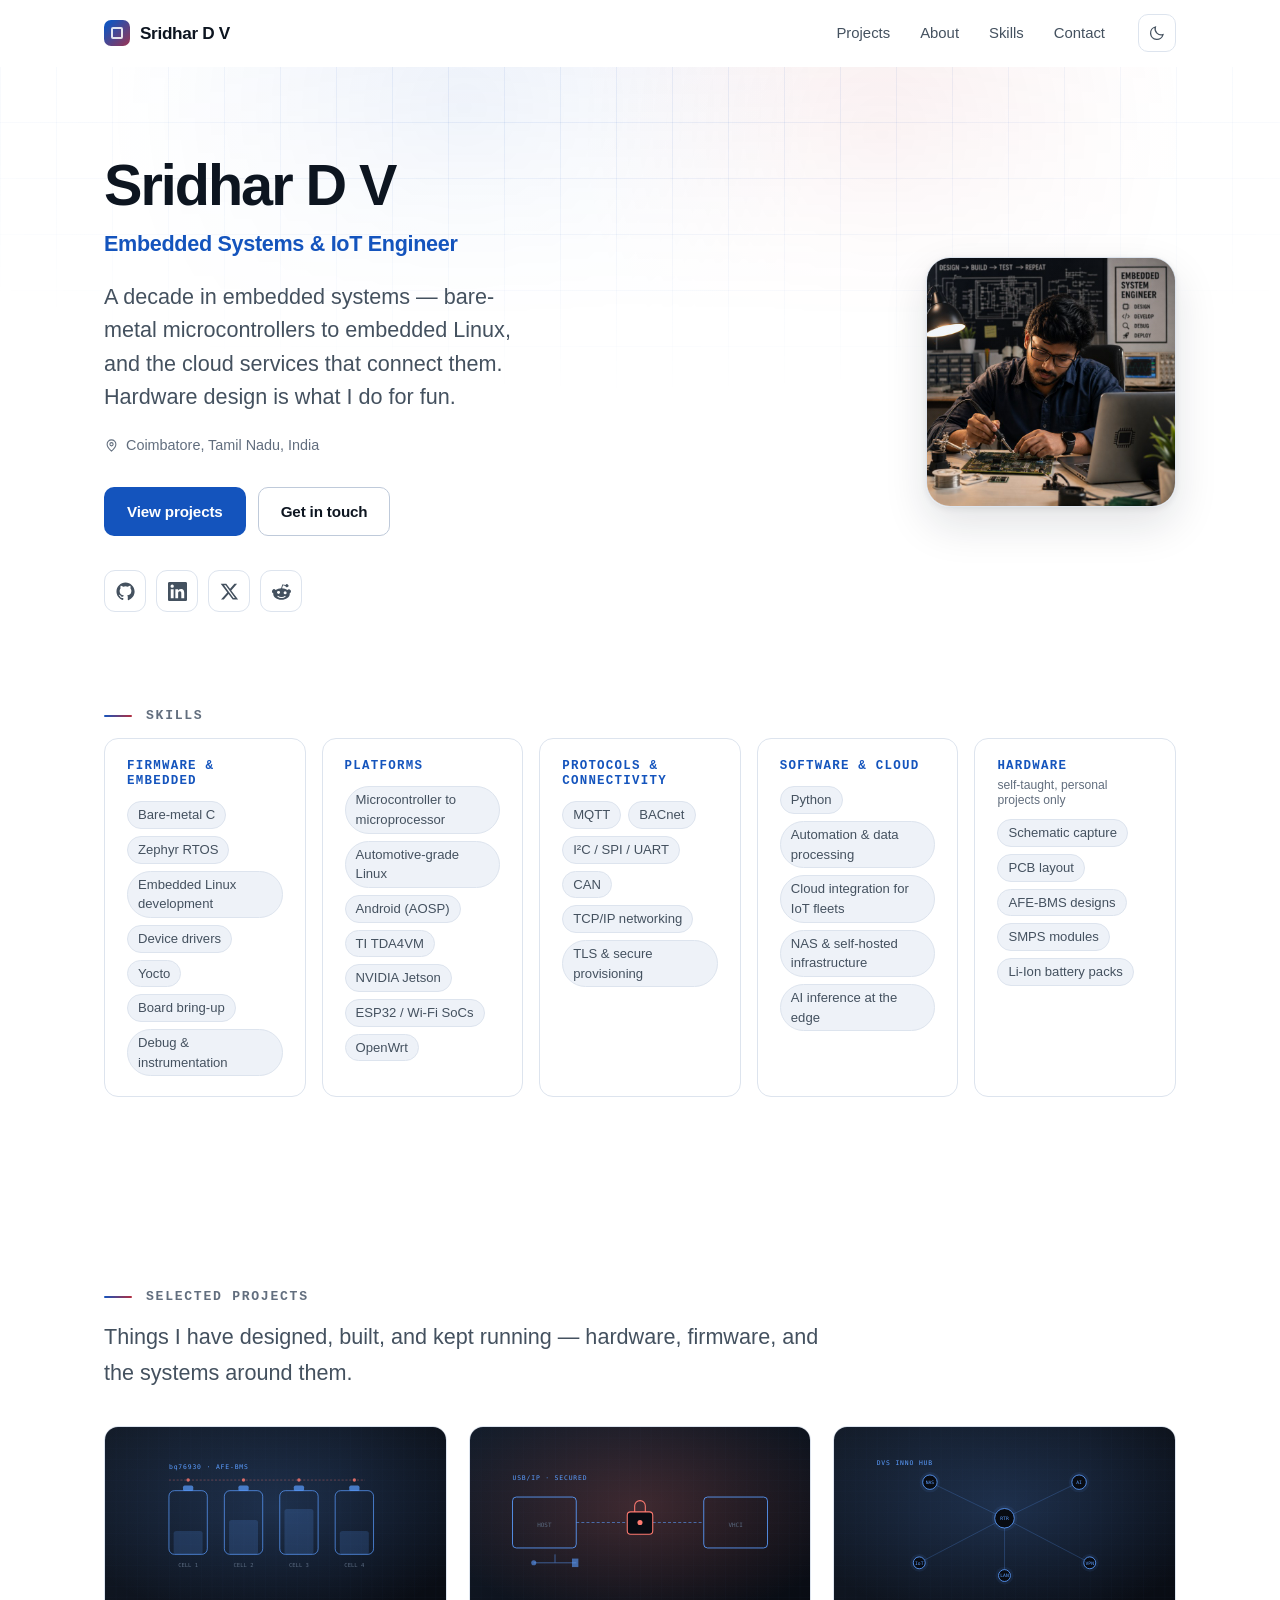
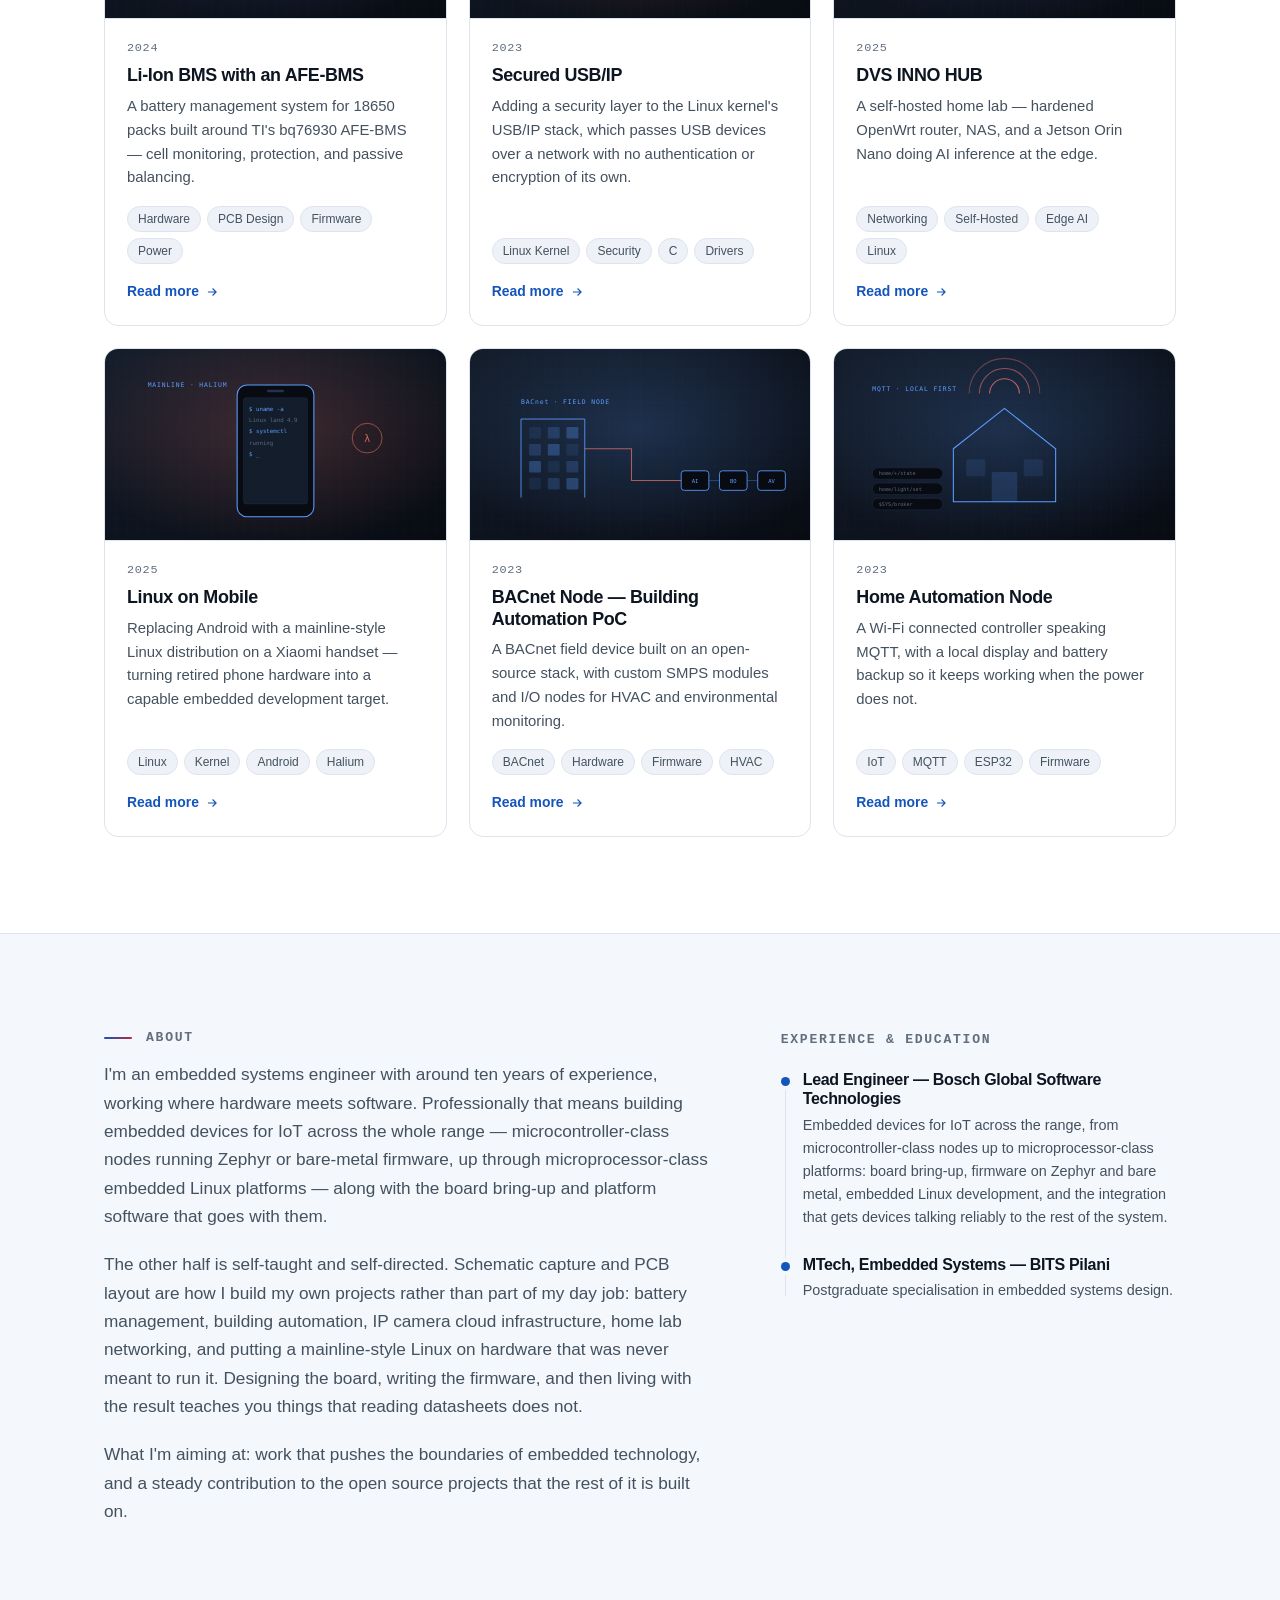
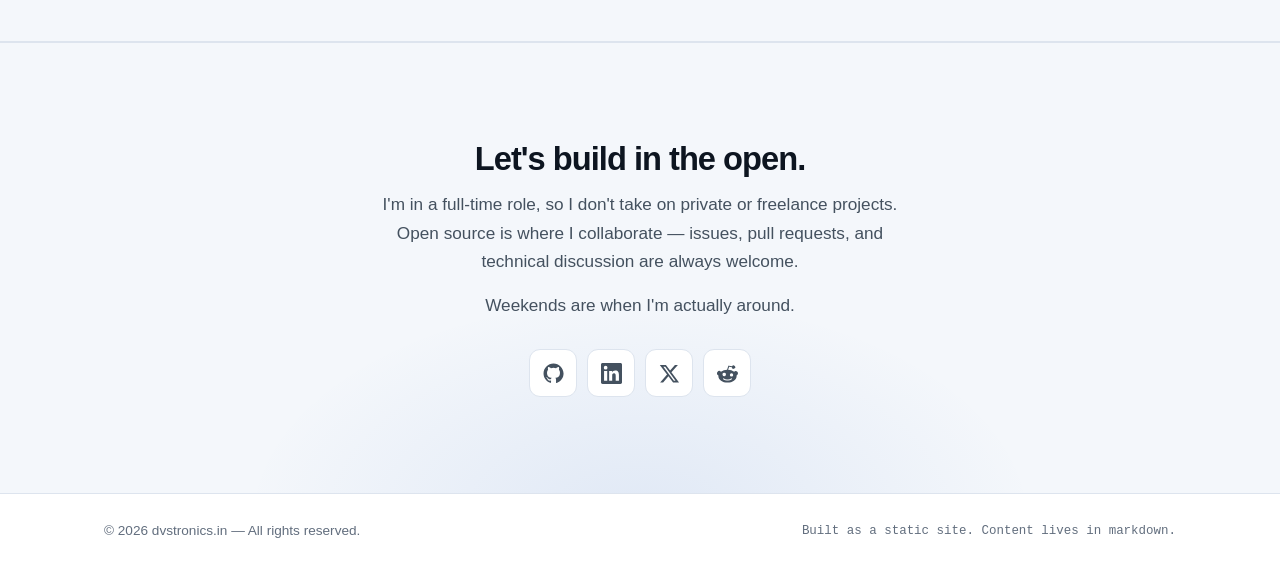
<file: project.html>
<!DOCTYPE html>
<html lang="en" data-theme="dark">
<head>
<meta charset="utf-8">
<meta name="viewport" content="width=device-width, initial-scale=1">
<title>Redirecting… — Sridhar D V</title>

<!-- Legacy URL shim.
     Project pages used to live at project.html?p=<slug>. They are now static
     pages at /projects/<slug>/, generated by tools/build.py, so each one can
     serve its own title, description and canonical link — a query string
     cannot, because every ?p=… URL returns this same file.

     Kept so existing links and bookmarks still land somewhere sensible.
     noindex, because the destination is what should be in the index. -->
<meta name="robots" content="noindex, follow">

<link rel="icon" href="assets/img/favicon.ico" sizes="any">
<link rel="stylesheet" href="assets/css/style.css">
<script>
  try {
    var t = localStorage.getItem('theme');
    if (t) document.documentElement.setAttribute('data-theme', t);
    else if (window.matchMedia('(prefers-color-scheme: light)').matches)
      document.documentElement.setAttribute('data-theme', 'light');
  } catch (e) {}

  (function () {
    var slug = new URLSearchParams(location.search).get('p') || '';
    // Same slug shape the build script produces; anything else goes home.
    var target = /^[a-z0-9._-]+$/i.test(slug) ? 'projects/' + slug + '/' : './';
    location.replace(target);
  })();
</script>
</head>
<body>
<main id="main">
  <div class="wrap" style="padding:80px 0">
    <div class="notice">
      <strong>This page has moved.</strong><br>
      Project pages now live at <code>/projects/&lt;project&gt;/</code>.
      <a href="./">Back to all projects</a>.
    </div>
  </div>
</main>
</body>
</html>
</file>
<file: assets/css/style.css>
/* ============================================================
   dvstronics.in — profile site
   Hand-written CSS. No framework, no build step.
   Edit the custom properties below to restyle the whole site.
   ============================================================ */

/* ── Design tokens ─────────────────────────────────────── */
:root {
  --font-sans: -apple-system, BlinkMacSystemFont, "Segoe UI", Roboto,
               "Helvetica Neue", Arial, "Noto Sans", sans-serif;
  --font-mono: ui-monospace, SFMono-Regular, "SF Mono", Menlo, Consolas,
               "Liberation Mono", monospace;

  --wrap: 1120px;
  --radius: 14px;
  --radius-sm: 8px;

  --step-0: clamp(1rem, 0.96rem + 0.2vw, 1.075rem);
  --step-1: clamp(1.15rem, 1.08rem + 0.35vw, 1.35rem);
  --step-2: clamp(1.5rem, 1.32rem + 0.9vw, 2.1rem);
  --step-3: clamp(2.1rem, 1.6rem + 2.5vw, 3.6rem);

  --ease: cubic-bezier(0.4, 0, 0.2, 1);
}

/* Dark (default)
   Blue is the primary accent; the warm red (--accent-2) is deliberately
   rationed — brand mark, section rules, inline code, blockquotes. Every
   pairing below is checked for WCAG AA (worst case 4.79:1). */
[data-theme="dark"] {
  --bg:          #080b12;
  --bg-alt:      #0c1119;
  --surface:     #131a25;
  --surface-2:   #1a2331;
  --border:      #232e3f;
  --border-str:  #35435a;
  --text:        #e9edf4;
  --text-mid:    #a6b2c4;
  --text-dim:    #7b8798;
  --accent:      #5b9dff;
  --accent-str:  #82b4ff;
  --accent-dim:  rgba(91, 157, 255, 0.12);
  --accent-ink:  #04101f;
  --accent-2:    #ff7a70;
  --accent-2-dim: rgba(255, 122, 112, 0.12);
  --shadow:      0 1px 2px rgba(0,0,0,.45), 0 8px 24px rgba(0,0,0,.4);
  --shadow-lg:   0 2px 4px rgba(0,0,0,.45), 0 20px 48px rgba(0,0,0,.55);
  --grid-line:   rgba(110, 160, 255, 0.06);
}

/* Light */
[data-theme="light"] {
  --bg:          #ffffff;
  --bg-alt:      #f4f7fb;
  --surface:     #ffffff;
  --surface-2:   #eef2f8;
  --border:      #dde4ee;
  --border-str:  #bfcada;
  --text:        #0d1520;
  --text-mid:    #44515f;
  --text-dim:    #626e7e;
  --accent:      #1454bd;
  --accent-str:  #0f4fb0;
  --accent-dim:  rgba(20, 84, 189, 0.09);
  --accent-ink:  #ffffff;
  --accent-2:    #b32d3e;
  --accent-2-dim: rgba(179, 45, 62, 0.09);
  --shadow:      0 1px 2px rgba(16,24,40,.05), 0 6px 18px rgba(16,24,40,.07);
  --shadow-lg:   0 2px 6px rgba(16,24,40,.07), 0 18px 44px rgba(16,24,40,.12);
  --grid-line:   rgba(20, 84, 189, 0.07);
}

/* ── Base ──────────────────────────────────────────────── */
*, *::before, *::after { box-sizing: border-box; }

html { -webkit-text-size-adjust: 100%; scroll-behavior: smooth; }
@media (prefers-reduced-motion: reduce) {
  html { scroll-behavior: auto; }
  *, *::before, *::after {
    animation-duration: .01ms !important; animation-iteration-count: 1 !important;
    transition-duration: .01ms !important;
  }
}

body {
  margin: 0;
  font-family: var(--font-sans);
  font-size: var(--step-0);
  line-height: 1.65;
  color: var(--text);
  background: var(--bg);
  -webkit-font-smoothing: antialiased;
  overflow-x: hidden;
}

h1, h2, h3, h4 { line-height: 1.2; letter-spacing: -0.02em; margin: 0; font-weight: 650; }
p { margin: 0 0 1em; }
img { max-width: 100%; height: auto; display: block; }

a { color: var(--accent); text-decoration: none; }
a:hover { color: var(--accent-str); }

:focus-visible {
  outline: 2px solid var(--accent);
  outline-offset: 3px;
  border-radius: 4px;
}

.wrap { width: 100%; max-width: var(--wrap); margin-inline: auto; padding-inline: 24px; }

/* Anchor targets must clear the sticky header. */
section[id], .prose h2[id], .prose h3[id] { scroll-margin-top: 88px; }
@media (max-width: 720px) { section[id], .prose h2[id], .prose h3[id] { scroll-margin-top: 118px; } }

.skip-link {
  position: absolute; left: -9999px; top: 0; z-index: 200;
  background: var(--accent); color: var(--accent-ink);
  padding: 10px 18px; border-radius: 0 0 var(--radius-sm) 0; font-weight: 600;
}
.skip-link:focus { left: 0; }

/* ── Header ────────────────────────────────────────────── */
.site-header {
  position: sticky; top: 0; z-index: 100;
  background: color-mix(in srgb, var(--bg) 82%, transparent);
  backdrop-filter: saturate(150%) blur(14px);
  -webkit-backdrop-filter: saturate(150%) blur(14px);
  border-bottom: 1px solid transparent;
  transition: border-color .25s var(--ease), background .25s var(--ease);
}
.site-header.is-stuck { border-bottom-color: var(--border); }

.header-inner {
  display: flex; align-items: center; gap: 20px;
  height: 66px;
}

.brand { display: inline-flex; align-items: center; gap: 10px; color: var(--text); font-weight: 650; letter-spacing: -0.02em; }
.brand:hover { color: var(--text); }
.brand-mark {
  width: 26px; height: 26px; flex: none; border-radius: 7px;
  background: linear-gradient(135deg, var(--accent) 15%, var(--accent-2) 115%);
  position: relative;
}
.brand-mark::after {
  content: ""; position: absolute; inset: 7px;
  border: 2px solid var(--accent-ink); border-radius: 2px; opacity: .85;
}

.site-nav { margin-left: auto; display: flex; gap: 4px; }
.site-nav a {
  color: var(--text-mid); font-size: .93rem; font-weight: 500;
  padding: 8px 13px; border-radius: var(--radius-sm);
  transition: color .18s var(--ease), background .18s var(--ease);
}
.site-nav a:hover { color: var(--text); background: var(--surface-2); }

.theme-toggle {
  width: 38px; height: 38px; flex: none;
  display: grid; place-items: center;
  border: 1px solid var(--border); border-radius: 10px;
  background: var(--surface); color: var(--text-mid);
  cursor: pointer;
  /* Named properties, not `all` — `all` animates the focus outline too,
     which delays the focus ring by the transition duration. */
  transition: color .18s var(--ease), border-color .18s var(--ease), background .18s var(--ease);
}
.theme-toggle:hover { color: var(--accent); border-color: var(--border-str); }
.theme-toggle svg { width: 18px; height: 18px; fill: none; stroke: currentColor; stroke-width: 1.7; }
[data-theme="dark"] .icon-sun  { display: block; }
[data-theme="dark"] .icon-moon { display: none; }
[data-theme="light"] .icon-sun  { display: none; }
[data-theme="light"] .icon-moon { display: block; }

/* On narrow screens the nav drops to its own scrollable row rather than
   disappearing — every section stays one tap away without a menu button. */
@media (max-width: 720px) {
  .header-inner {
    height: auto; padding-block: 10px 0;
    flex-wrap: wrap; row-gap: 2px;
  }
  .theme-toggle { margin-left: auto; }
  .site-nav {
    order: 3; width: 100%; margin-left: 0;
    overflow-x: auto; -webkit-overflow-scrolling: touch;
    scrollbar-width: none;
    padding-bottom: 8px; margin-inline: -4px;
  }
  .site-nav::-webkit-scrollbar { display: none; }
  .site-nav a { padding: 6px 12px; font-size: .88rem; white-space: nowrap; }
}

/* ── Hero ──────────────────────────────────────────────── */
.hero { position: relative; overflow: hidden; padding: clamp(48px, 7vw, 84px) 0 clamp(36px, 4.5vw, 56px); }

.hero-grid {
  position: absolute; inset: -1px 0 auto 0; height: 620px; pointer-events: none;
  background-image:
    linear-gradient(var(--grid-line) 1px, transparent 1px),
    linear-gradient(90deg, var(--grid-line) 1px, transparent 1px);
  background-size: 56px 56px;
  mask-image: radial-gradient(ellipse 90% 68% at 50% 0%, #000 20%, transparent 78%);
  -webkit-mask-image: radial-gradient(ellipse 90% 68% at 50% 0%, #000 20%, transparent 78%);
}
.hero::before {
  content: ""; position: absolute; top: -220px; left: 50%; transform: translateX(-50%);
  width: 1100px; height: 520px; pointer-events: none;
  background:
    radial-gradient(ellipse 46% 100% at 34% 50%, var(--accent-dim), transparent 70%),
    radial-gradient(ellipse 38% 90% at 72% 55%, var(--accent-2-dim), transparent 72%);
  /* The ellipses do not reach full transparency before the element ends, which
     left a visible horizontal seam — especially on narrow screens. This fades
     the whole layer out well before its own bottom edge. */
  -webkit-mask-image: linear-gradient(#000 35%, transparent 92%);
  mask-image: linear-gradient(#000 35%, transparent 92%);
}

.hero-inner {
  position: relative;
  display: grid; grid-template-columns: minmax(0,1fr) auto; gap: clamp(32px, 6vw, 72px);
  align-items: center;
}

.eyebrow {
  display: inline-flex; align-items: center; gap: 9px;
  font-family: var(--font-mono); font-size: .78rem; letter-spacing: .08em;
  text-transform: uppercase; color: var(--accent);
  background: var(--accent-dim); border: 1px solid color-mix(in srgb, var(--accent) 25%, transparent);
  padding: 5px 13px; border-radius: 100px; margin-bottom: 22px;
}
.eyebrow::before {
  content: ""; width: 6px; height: 6px; border-radius: 50%;
  background: var(--accent); box-shadow: 0 0 0 0 color-mix(in srgb, var(--accent) 60%, transparent);
  animation: pulse 2.4s infinite;
}
@keyframes pulse {
  0%   { box-shadow: 0 0 0 0 color-mix(in srgb, var(--accent) 55%, transparent); }
  70%  { box-shadow: 0 0 0 8px transparent; }
  100% { box-shadow: 0 0 0 0 transparent; }
}

.hero-name { font-size: var(--step-3); font-weight: 700; letter-spacing: -0.035em; margin-bottom: 6px; }
.hero-role {
  font-size: var(--step-1); font-weight: 550; color: var(--accent);
  margin-bottom: 18px; letter-spacing: -0.015em;
}
.hero-tagline { font-size: var(--step-1); color: var(--text-mid); max-width: 34ch; margin-bottom: 20px; line-height: 1.55; }

.hero-meta { display: flex; flex-wrap: wrap; gap: 18px; color: var(--text-dim); font-size: .9rem; margin-bottom: 30px; }
.meta-item { display: inline-flex; align-items: center; gap: 7px; }
.meta-item svg { width: 15px; height: 15px; fill: none; stroke: currentColor; stroke-width: 1.7; }

.hero-actions { display: flex; flex-wrap: wrap; gap: 12px; margin-bottom: 34px; }

.btn {
  display: inline-flex; align-items: center; gap: 8px;
  padding: 11px 22px; border-radius: 10px;
  font-weight: 600; font-size: .95rem; letter-spacing: -0.01em;
  border: 1px solid transparent; cursor: pointer;
  transition: color .18s var(--ease), background .18s var(--ease),
              border-color .18s var(--ease), transform .18s var(--ease),
              box-shadow .18s var(--ease);
}
.btn-primary { background: var(--accent); color: var(--accent-ink); }
.btn-primary:hover { background: var(--accent-str); color: var(--accent-ink); transform: translateY(-1px); box-shadow: var(--shadow); }
.btn-sm { padding: 8px 15px; font-size: .85rem; min-height: 34px; margin-left: 6px; }
.btn-ghost { border-color: var(--border-str); color: var(--text); background: transparent; }
.btn-ghost:hover { color: var(--text); border-color: var(--accent); background: var(--accent-dim); }

/* Socials */
.socials { list-style: none; display: flex; flex-wrap: wrap; gap: 10px; padding: 0; margin: 0; }
.socials a {
  display: inline-flex; align-items: center; justify-content: center;
  width: 42px; height: 42px; border-radius: 11px;
  border: 1px solid var(--border); background: var(--surface); color: var(--text-mid);
  transition: color .18s var(--ease), background .18s var(--ease),
              border-color .18s var(--ease), transform .18s var(--ease);
}
.socials a:hover {
  color: var(--accent); border-color: var(--accent);
  background: var(--accent-dim); transform: translateY(-2px);
}
.socials svg { width: 19px; height: 19px; fill: currentColor; }
.socials-lg a { width: 48px; height: 48px; }
.socials-lg svg { width: 21px; height: 21px; }

/* Avatar */
.hero-visual { display: grid; place-items: center; }
.avatar-frame {
  position: relative; width: clamp(180px, 26vw, 250px); aspect-ratio: 1;
  border-radius: 24px; overflow: hidden;
  border: 1px solid var(--border);
  background: linear-gradient(150deg, var(--surface), var(--surface-2));
  box-shadow: var(--shadow-lg);
  display: grid; place-items: center;
}
.avatar-frame::after {
  content: ""; position: absolute; inset: 0; pointer-events: none;
  background: linear-gradient(160deg, color-mix(in srgb, var(--accent) 7%, transparent), transparent 55%);
}
.avatar-frame img { width: 100%; height: 100%; object-fit: cover; }
.avatar-frame img[hidden] { display: none; }
.avatar-fallback {
  position: absolute; font-size: clamp(3rem, 7vw, 4.6rem); font-weight: 700;
  letter-spacing: -0.04em; color: var(--accent); opacity: .9;
}

/* Stack the hero only when the viewport is genuinely narrow. At 860px this
   also caught phones in landscape (852px wide, ~390px tall), which pushed the
   name below the fold on a screen that had plenty of room beside the photo. */
@media (max-width: 760px) {
  .hero { padding-block: 32px clamp(28px, 4vw, 48px); }
  .hero-inner { grid-template-columns: 1fr; gap: 24px; }
  .hero-visual { order: -1; justify-items: start; }
  .avatar-frame { width: clamp(132px, 37vw, 190px); border-radius: 20px; }
  .hero-tagline { max-width: none; }
  .hero-meta { margin-bottom: 24px; }
  .hero-actions { margin-bottom: 26px; }
}

/* Short landscape viewports: claw back vertical space, and keep the photo
   beside the text rather than stacked on top of it wherever there is room. */
@media (orientation: landscape) and (max-height: 520px) {
  .hero { padding-block: 24px 20px; }
  .hero-actions { margin-bottom: 20px; }
}
@media (orientation: landscape) and (max-height: 520px) and (min-width: 600px) {
  .hero-inner { grid-template-columns: minmax(0, 1fr) auto; gap: 32px; }
  .hero-visual { order: 0; justify-items: center; }
  .avatar-frame { width: clamp(120px, 19vw, 180px); }
}

/* ── Sections ──────────────────────────────────────────── */
.section { padding: clamp(56px, 8vw, 96px) 0; }
.section-alt { background: var(--bg-alt); border-block: 1px solid var(--border); }
.section-skills { padding-top: clamp(24px, 4vw, 40px); }

.section-title {
  display: flex; align-items: center; gap: 14px;
  font-size: .82rem; font-family: var(--font-mono); font-weight: 600;
  text-transform: uppercase; letter-spacing: .13em; color: var(--text-dim);
  margin-bottom: 14px;
}
.section-title .rule {
  width: 28px; height: 2px; flex: none; border-radius: 1px;
  background: linear-gradient(90deg, var(--accent), var(--accent-2));
}

.section-lede { color: var(--text-mid); max-width: 62ch; margin-bottom: 36px; font-size: var(--step-1); }

/* ── Skills ────────────────────────────────────────────── */
.skill-groups {
  display: grid; gap: 16px;
  grid-template-columns: repeat(auto-fit, minmax(min(198px, 100%), 1fr));
}
.skill-group {
  background: var(--surface); padding: 20px 22px;
  border: 1px solid var(--border); border-radius: var(--radius);
  transition: border-color .2s var(--ease);
}
.skill-group:hover { border-color: var(--border-str); }
.skill-group h3 {
  font-size: .78rem; font-family: var(--font-mono); text-transform: uppercase;
  letter-spacing: .1em; color: var(--accent); margin-bottom: 12px; font-weight: 600;
}
.skill-note {
  display: block; margin-top: 4px;
  font-family: var(--font-sans); font-size: .76rem; font-weight: 400;
  text-transform: none; letter-spacing: 0; color: var(--text-dim);
}
.skill-chips { display: flex; flex-wrap: wrap; gap: 7px; }
.chip {
  font-size: .82rem; line-height: 1.5; color: var(--text-mid);
  background: var(--surface-2); border: 1px solid var(--border);
  padding: 3px 10px; border-radius: 100px;
  max-width: 100%; overflow-wrap: break-word;
}

/* ── Project grid ──────────────────────────────────────── */
.project-grid {
  display: grid; gap: 22px;
  /* min() keeps the track from forcing overflow on very narrow screens. */
  grid-template-columns: repeat(auto-fill, minmax(min(310px, 100%), 1fr));
}
.loading { color: var(--text-dim); font-family: var(--font-mono); font-size: .9rem; }

.card {
  display: flex; flex-direction: column;
  background: var(--surface); border: 1px solid var(--border);
  border-radius: var(--radius); overflow: hidden;
  color: inherit; position: relative;
  transition: transform .22s var(--ease), border-color .22s var(--ease), box-shadow .22s var(--ease);
}
.card:hover {
  transform: translateY(-3px); border-color: var(--border-str);
  box-shadow: var(--shadow-lg); color: inherit;
}
.card-media {
  aspect-ratio: 16/9; background: var(--surface-2);
  border-bottom: 1px solid var(--border); overflow: hidden;
}
.card-media img { width: 100%; height: 100%; object-fit: cover; transition: transform .4s var(--ease); }
.card:hover .card-media img { transform: scale(1.035); }

.card-body { padding: 20px 22px 22px; display: flex; flex-direction: column; flex: 1; }
.card-year {
  font-family: var(--font-mono); font-size: .74rem; color: var(--text-dim);
  letter-spacing: .06em; margin-bottom: 7px;
}
.card-title { font-size: 1.12rem; margin-bottom: 8px; letter-spacing: -0.02em; }
.card:hover .card-title { color: var(--accent); }
.card-summary { color: var(--text-mid); font-size: .93rem; line-height: 1.6; margin-bottom: 16px; flex: 1; }
.card-tags { display: flex; flex-wrap: wrap; gap: 6px; }
.card-tags .chip { font-size: .75rem; }

.card-cta {
  margin-top: 16px; font-size: .87rem; font-weight: 600; color: var(--accent);
  display: inline-flex; align-items: center; gap: 6px;
}
.card-cta svg { width: 14px; height: 14px; fill: none; stroke: currentColor; stroke-width: 2; transition: transform .2s var(--ease); }
.card:hover .card-cta svg { transform: translateX(3px); }

/* ── About / timeline ──────────────────────────────────── */
.about-layout { display: grid; grid-template-columns: minmax(0, 1.55fr) minmax(0, 1fr); gap: clamp(32px, 5vw, 64px); }
@media (max-width: 860px) { .about-layout { grid-template-columns: 1fr; } }

.side-title {
  font-size: .82rem; font-family: var(--font-mono); font-weight: 600;
  text-transform: uppercase; letter-spacing: .13em; color: var(--text-dim);
  margin-bottom: 22px; padding-top: 2px;
}

.timeline { position: relative; padding-left: 22px; }
.timeline::before {
  content: ""; position: absolute; left: 4px; top: 6px; bottom: 6px;
  width: 1px; background: var(--border);
}
.tl-item { position: relative; padding-bottom: 26px; }
.tl-item:last-child { padding-bottom: 0; }
.tl-item::before {
  content: ""; position: absolute; left: -22px; top: 7px;
  width: 9px; height: 9px; border-radius: 50%;
  background: var(--accent); box-shadow: 0 0 0 4px var(--bg-alt);
}
.tl-item h4 { font-size: 1rem; margin-bottom: 5px; }
.tl-item p { color: var(--text-mid); font-size: .9rem; margin: 0; line-height: 1.6; }

/* ── Prose (rendered markdown) ─────────────────────────── */
.prose { color: var(--text-mid); max-width: 70ch; }
.prose > *:first-child { margin-top: 0; }
.prose p { margin: 0 0 1.15em; }
.prose h1, .prose h2, .prose h3, .prose h4 { color: var(--text); margin: 2em 0 .6em; }
.prose h2 { font-size: var(--step-2); letter-spacing: -0.025em; }
.prose h3 { font-size: var(--step-1); }
.prose h4 { font-size: 1.02rem; }
.prose ul, .prose ol { margin: 0 0 1.15em; padding-left: 1.35em; }
.prose li { margin-bottom: .45em; }
.prose li::marker { color: var(--accent); }
.prose strong { color: var(--text); font-weight: 640; }
.prose a { text-decoration: underline; text-underline-offset: 3px; text-decoration-thickness: 1px; }
.prose img { border-radius: var(--radius); border: 1px solid var(--border); margin: 1.6em 0; width: 100%; }
.prose blockquote {
  margin: 1.6em 0; padding: 4px 0 4px 20px;
  border-left: 2px solid var(--accent-2); color: var(--text-mid); font-style: italic;
}
.prose code {
  font-family: var(--font-mono); font-size: .87em;
  background: var(--surface-2); border: 1px solid var(--border);
  padding: 1px 6px; border-radius: 5px; color: var(--accent-2);
}
.prose pre {
  background: var(--surface-2); border: 1px solid var(--border);
  border-radius: var(--radius-sm); padding: 16px 18px;
  overflow-x: auto; margin: 1.5em 0; font-size: .88rem; line-height: 1.6;
}
.prose pre code { background: none; border: none; padding: 0; font-size: inherit; color: var(--text); }
.prose hr { border: 0; border-top: 1px solid var(--border); margin: 2.4em 0; }
.prose table { width: 100%; border-collapse: collapse; margin: 1.6em 0; font-size: .92rem; }
.prose th, .prose td { border: 1px solid var(--border); padding: 9px 13px; text-align: left; }
.prose th { background: var(--surface-2); color: var(--text); font-weight: 600; }

/* ── Contact ───────────────────────────────────────────── */
.section-contact {
  background: var(--bg-alt); border-top: 1px solid var(--border);
  position: relative; overflow: hidden;
}
.section-contact::before {
  content: ""; position: absolute; bottom: -260px; left: 50%; transform: translateX(-50%);
  width: 800px; height: 460px;
  background: radial-gradient(ellipse at center, var(--accent-dim), transparent 70%);
}
.contact-inner { position: relative; text-align: center; }
.contact-title { font-size: var(--step-2); margin-bottom: 12px; letter-spacing: -0.03em; }
.contact-lede { color: var(--text-mid); max-width: 56ch; margin: 0 auto 30px; }
.contact-lede p { margin: 0 0 .9em; }
.contact-lede p:last-child { margin-bottom: 0; }
.contact-lede a { text-decoration: underline; text-underline-offset: 3px; }
.contact-inner .socials { justify-content: center; }

/* ── Footer ────────────────────────────────────────────── */
.site-footer { border-top: 1px solid var(--border); padding: 26px 0; background: var(--bg); }
.footer-inner {
  display: flex; flex-wrap: wrap; gap: 10px 24px;
  align-items: center; justify-content: space-between;
  color: var(--text-dim); font-size: .85rem;
}
.footer-inner p { margin: 0; }
.footer-note { font-family: var(--font-mono); font-size: .78rem; }

/* ── Project detail page ───────────────────────────────── */
.detail-head { padding: clamp(40px, 6vw, 68px) 0 clamp(24px, 3vw, 36px); position: relative; }
.back-link {
  display: inline-flex; align-items: center; gap: 7px;
  font-size: .88rem; font-weight: 550; color: var(--text-mid);
  margin: 0 0 22px -8px; padding: 6px 8px; min-height: 28px; border-radius: var(--radius-sm);
}
.back-link:hover { background: var(--surface-2); }
.back-link:hover { color: var(--accent); }
.back-link svg { width: 15px; height: 15px; fill: none; stroke: currentColor; stroke-width: 2; }

.detail-title { font-size: var(--step-2); letter-spacing: -0.032em; margin-bottom: 12px; max-width: 22ch; }
.detail-summary { color: var(--text-mid); font-size: var(--step-1); max-width: 60ch; margin-bottom: 20px; }
.detail-meta { display: flex; flex-wrap: wrap; align-items: center; gap: 8px; margin-bottom: 4px; }
.detail-hero {
  border-radius: var(--radius); border: 1px solid var(--border);
  overflow: hidden; margin-bottom: clamp(28px, 4vw, 44px); background: var(--surface-2);
}
.detail-hero img { width: 100%; aspect-ratio: 16/9; object-fit: cover; }

.detail-layout { display: grid; grid-template-columns: minmax(0,1fr) 220px; gap: clamp(32px, 5vw, 60px); align-items: start; }
@media (max-width: 900px) { .detail-layout { grid-template-columns: 1fr; } .toc { display: none; } }

.toc { position: sticky; top: 92px; }
.toc h4 {
  font-size: .74rem; font-family: var(--font-mono); text-transform: uppercase;
  letter-spacing: .12em; color: var(--text-dim); margin-bottom: 12px;
}
.toc ul { list-style: none; margin: 0; padding: 0; border-left: 1px solid var(--border); }
.toc li a {
  display: block; padding: 6px 0 6px 14px; margin-left: -1px;
  border-left: 1px solid transparent;
  color: var(--text-dim); font-size: .87rem; line-height: 1.45;
}
.toc li a:hover, .toc li a.active { color: var(--accent); border-left-color: var(--accent); }

.detail-nav {
  border-top: 1px solid var(--border); margin-top: clamp(40px, 6vw, 64px); padding-top: 28px;
  display: flex; justify-content: space-between; gap: 16px; flex-wrap: wrap;
}
.detail-nav a { font-weight: 600; font-size: .95rem; display: inline-flex; align-items: center; gap: 8px; }
.detail-nav span { display: block; font-size: .74rem; font-family: var(--font-mono); text-transform: uppercase; letter-spacing: .1em; color: var(--text-dim); font-weight: 500; margin-bottom: 3px; }

.notice {
  border: 1px solid var(--border); background: var(--surface);
  border-radius: var(--radius); padding: 26px; color: var(--text-mid);
}
.notice code { font-family: var(--font-mono); font-size: .87em; background: var(--surface-2); padding: 1px 6px; border-radius: 5px; }

/* ── Reveal on scroll ────────────────────────────────────
   The hidden state is only applied when JS has confirmed it can
   un-hide again (html[data-anim="on"]). Without JS, with an old
   browser, or if the observer never fires, content stays visible. */
[data-anim="on"] .reveal {
  opacity: 0; transform: translateY(14px);
  transition: opacity .55s var(--ease), transform .55s var(--ease);
}
[data-anim="on"] .reveal.is-visible { opacity: 1; transform: none; }
@media (prefers-reduced-motion: reduce) {
  [data-anim="on"] .reveal { opacity: 1; transform: none; }
}

/* ── Print ─────────────────────────────────────────────── */
@media print {
  .site-header, .theme-toggle, .hero-actions, .socials, .site-footer, .toc { display: none !important; }
  body { background: #fff; color: #000; }
  .section { padding: 16px 0; }
}
</file>
